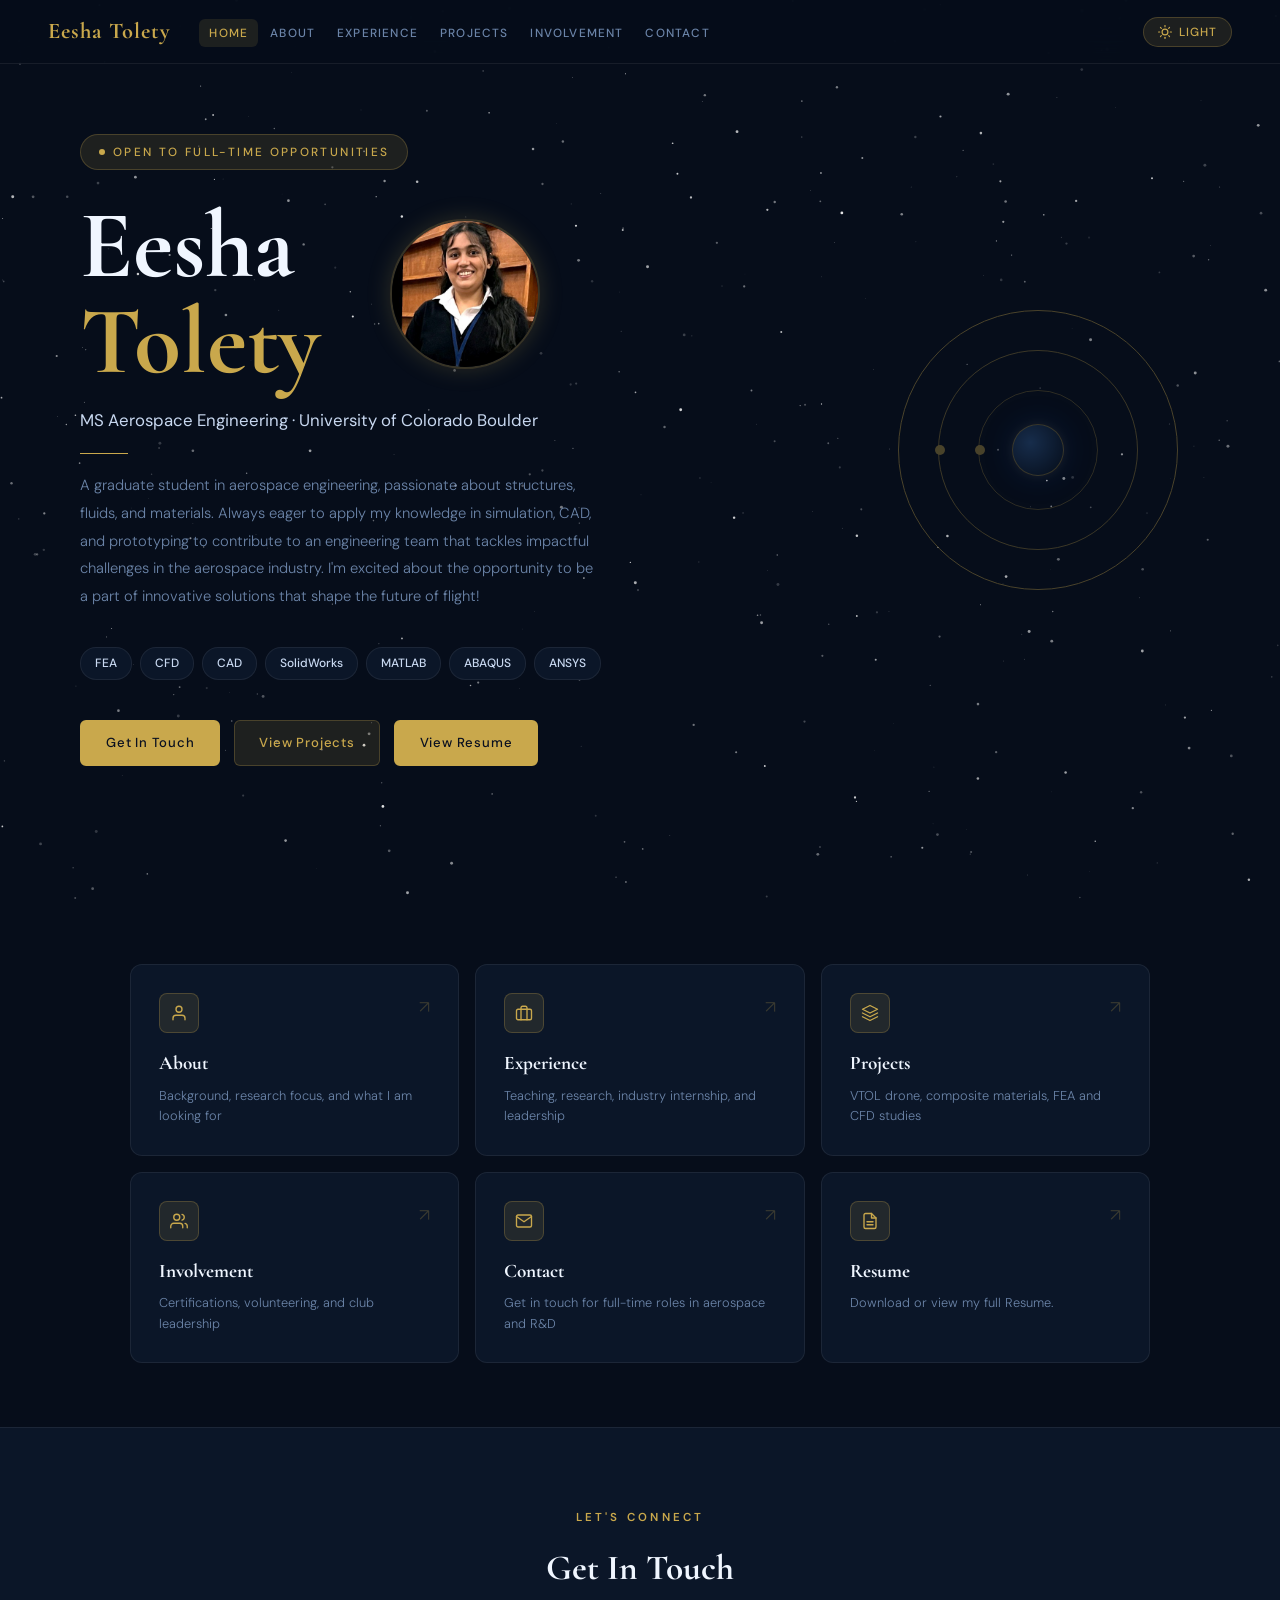
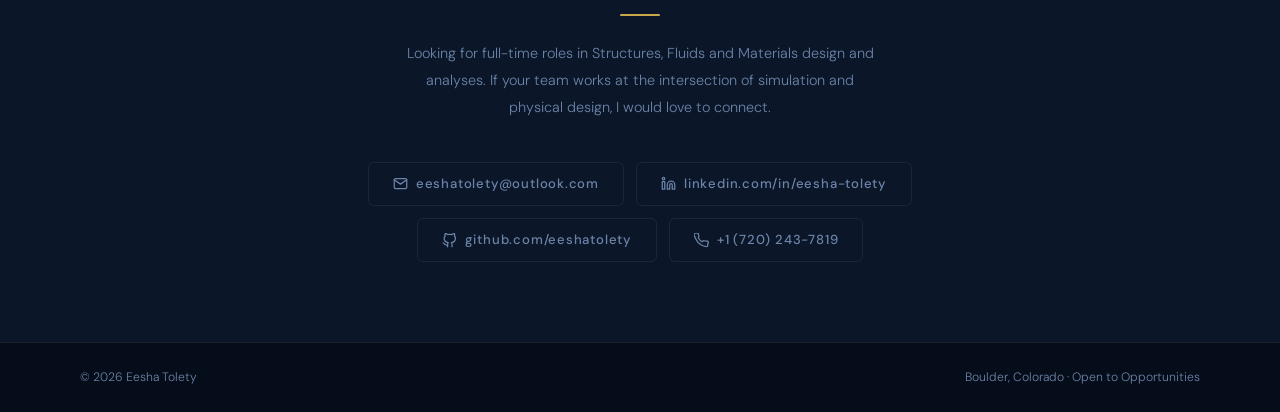
<file: index.html>
<!doctype html>
<html lang="en" data-theme="dark">
  <head>
    <meta charset="UTF-8" />
    <meta name="viewport" content="width=device-width, initial-scale=1.0" />
    <title>Eesha Tolety | Aerospace Engineer</title>
    <link
      href="https://fonts.googleapis.com/css2?family=Cormorant+Garamond:wght@400;600;700&family=DM+Sans:wght@300;400;500;600&display=swap"
      rel="stylesheet"
    />
    <link rel="stylesheet" href="assets/css/style.css" />
    <style>
      #hero {
        min-height: 100vh;
        display: flex;
        align-items: center;
        padding: 0 80px;
        position: relative;
        z-index: 1;
      }
      .hero-content {
        max-width: 720px;
      }

      .hero-tag {
        display: inline-flex;
        align-items: center;
        gap: 8px;
        font-size: 0.74rem;
        font-weight: 500;
        letter-spacing: 0.2em;
        text-transform: uppercase;
        color: var(--gold);
        border: 1px solid var(--border-gold);
        padding: 7px 18px;
        border-radius: 20px;
        margin-bottom: 28px;
        background: var(--gold-dim);
        animation: fadeUp 0.8s ease both;
      }
      .hero-dot {
        width: 6px;
        height: 6px;
        border-radius: 50%;
        background: var(--gold);
        animation: pulse 2s infinite;
      }

      .hero-name-row {
        display: flex;
        align-items: center;
        gap: 70px;
        margin-bottom: 16px;
      }
      .hero-avatar {
        width: 150px;
        height: 150px;
        min-width: 150px;
        border-radius: 50%;
        border: 2px solid var(--border-gold);
        object-fit: cover;
        object-position: center top;
        box-shadow: 0 0 24px rgba(201, 168, 76, 0.2);
        animation: fadeUp 0.8s 0.1s ease both;
      }
      .hero-name {
        font-family: "Cormorant Garamond", serif;
        font-size: clamp(3.5rem, 8vw, 6rem);
        font-weight: 700;
        line-height: 1;
        color: var(--text-bright);
        animation: fadeUp 0.8s 0.1s ease both;
      }
      .hero-name span {
        color: var(--gold);
      }

      .hero-title {
        font-size: 1.05rem;
        color: var(--text);
        font-weight: 400;
        margin-bottom: 18px;
        animation: fadeUp 0.8s 0.2s ease both;
      }
      .hero-div {
        width: 48px;
        height: 1px;
        background: var(--gold);
        margin-bottom: 18px;
        animation: fadeUp 0.8s 0.25s ease both;
      }
      .hero-desc {
        font-size: 0.92rem;
        color: var(--text-muted);
        max-width: 520px;
        line-height: 1.9;
        margin-bottom: 36px;
        animation: fadeUp 0.8s 0.3s ease both;
      }
      .hero-chips {
        display: flex;
        flex-wrap: wrap;
        gap: 8px;
        margin-bottom: 40px;
        animation: fadeUp 0.8s 0.35s ease both;
      }
      .hero-chip {
        font-size: 0.75rem;
        font-weight: 500;
        color: var(--text);
        border: 1px solid var(--border);
        background: var(--bg2);
        padding: 5px 14px;
        border-radius: 16px;
        transition: all 0.2s;
      }
      .hero-chip:hover {
        border-color: var(--border-gold);
        color: var(--gold);
      }

      .hero-btns {
        display: flex;
        gap: 14px;
        flex-wrap: wrap;
        animation: fadeUp 0.8s 0.4s ease both;
      }

      /* ── NAV CARDS ── */
      .nav-cards {
        display: grid;
        grid-template-columns: repeat(3, 1fr);
        gap: 16px;
        padding: 64px 80px;
        position: relative;
        z-index: 1;
        max-width: 1180px;
        margin: 0 auto;
      }
      .nav-card {
        background: var(--bg2);
        border: 1px solid var(--border);
        border-radius: 12px;
        padding: 28px;
        text-decoration: none;
        transition: all 0.25s;
        display: block;
        position: relative;
        overflow: hidden;
      }
      .nav-card::before {
        content: "";
        position: absolute;
        top: 0;
        left: 0;
        right: 0;
        height: 2px;
        background: linear-gradient(to right, var(--gold), transparent);
        transform: scaleX(0);
        transform-origin: left;
        transition: transform 0.3s;
      }
      .nav-card:hover {
        border-color: var(--border-gold);
        transform: translateY(-3px);
      }
      .nav-card:hover::before {
        transform: scaleX(1);
      }
      .nav-card-icon {
        width: 40px;
        height: 40px;
        background: var(--gold-dim);
        border: 1px solid var(--border-gold);
        border-radius: 8px;
        display: flex;
        align-items: center;
        justify-content: center;
        margin-bottom: 14px;
      }
      .nav-card-icon svg {
        width: 18px;
        height: 18px;
        stroke: var(--gold);
        fill: none;
        stroke-width: 1.8;
        stroke-linecap: round;
        stroke-linejoin: round;
      }
      .nav-card-title {
        font-family: "Cormorant Garamond", serif;
        font-size: 1.2rem;
        font-weight: 700;
        color: var(--text-bright);
        margin-bottom: 6px;
      }
      .nav-card-desc {
        font-size: 0.8rem;
        color: var(--text-muted);
        line-height: 1.6;
      }
      .nav-card-arrow {
        position: absolute;
        top: 28px;
        right: 28px;
        color: var(--border-gold);
        font-size: 1.1rem;
        transition:
          transform 0.2s,
          color 0.2s;
      }
      .nav-card:hover .nav-card-arrow {
        transform: translate(3px, -3px);
        color: var(--gold);
      }

      /* ── CONTACT SECTION ── */
      .contact-section {
        background: var(--bg2);
        padding: 80px;
        position: relative;
        z-index: 1;
        border-top: 1px solid var(--border);
        transition: background var(--tr);
      }
      .contact-inner {
        max-width: 700px;
        margin: 0 auto;
        text-align: center;
      }
      .contact-label {
        font-size: 0.72rem;
        letter-spacing: 0.28em;
        text-transform: uppercase;
        color: var(--gold);
        font-weight: 600;
        margin-bottom: 10px;
      }
      .contact-title {
        font-family: "Cormorant Garamond", serif;
        font-size: 2.2rem;
        font-weight: 700;
        color: var(--text-bright);
        margin-bottom: 16px;
      }
      .contact-line {
        width: 40px;
        height: 2px;
        background: var(--gold);
        margin: 0 auto 24px;
        border-radius: 1px;
      }
      .contact-desc {
        font-size: 0.9rem;
        color: var(--text-muted);
        line-height: 1.9;
        margin-bottom: 40px;
        max-width: 480px;
        margin-left: auto;
        margin-right: auto;
      }
      .contact-btns {
        display: flex;
        flex-wrap: wrap;
        gap: 12px;
        justify-content: center;
        max-width: 580px;
        margin: 0 auto;
      }

      @media (max-width: 960px) {
        #hero {
          padding: 0 24px;
        }
        .nav-cards {
          grid-template-columns: 1fr 1fr;
          padding: 40px 24px;
        }
        .contact-section {
          padding: 60px 24px;
        }
      }
      @media (max-width: 640px) {
        .nav-cards {
          grid-template-columns: 1fr;
        }
        .hero-btns {
          flex-direction: column;
        }
        .contact-btns {
          flex-direction: column;
          align-items: stretch;
        }
      }
    </style>
  </head>
  <body>
    <canvas id="stars-canvas"></canvas>

    <nav>
      <a class="nav-logo" href="index.html">Eesha Tolety</a>
      <ul class="nav-links">
        <li><a href="index.html">Home</a></li>
        <li><a href="about.html">About</a></li>
        <li><a href="experience.html">Experience</a></li>
        <li><a href="projects.html">Projects</a></li>
        <li><a href="involvement.html">Involvement</a></li>
        <li><a href="contact.html">Contact</a></li>
      </ul>
      <button class="theme-btn" onclick="toggleTheme()">
        <svg id="t-svg" viewBox="0 0 24 24">
          <circle cx="12" cy="12" r="5" />
          <line x1="12" y1="1" x2="12" y2="3" />
          <line x1="12" y1="21" x2="12" y2="23" />
          <line x1="4.22" y1="4.22" x2="5.64" y2="5.64" />
          <line x1="18.36" y1="18.36" x2="19.78" y2="19.78" />
          <line x1="1" y1="12" x2="3" y2="12" />
          <line x1="21" y1="12" x2="23" y2="12" />
          <line x1="4.22" y1="19.78" x2="5.64" y2="18.36" />
          <line x1="18.36" y1="5.64" x2="19.78" y2="4.22" />
        </svg>
        <span id="t-label">Light</span>
      </button>
    </nav>

    <!-- ── HERO ── -->
    <section id="hero">
      <div class="hero-content">
        <div class="hero-tag">
          <div class="hero-dot"></div>
          Open to Full-Time Opportunities
        </div>
        <div class="hero-name-row">
          <h1 class="hero-name" style="margin-bottom: 0">
            Eesha<br /><span>Tolety</span>
          </h1>
          <img
            src="assets/img/Profile_pic.png"
            alt="Eesha Tolety"
            class="hero-avatar"
          />
        </div>
        <p class="hero-title">
          MS Aerospace Engineering · University of Colorado Boulder
        </p>
        <div class="hero-div"></div>
        <p class="hero-desc">
          A graduate student in aerospace engineering, passionate about
          structures, fluids, and materials. Always eager to apply my knowledge
          in simulation, CAD, and prototyping to contribute to an engineering
          team that tackles impactful challenges in the aerospace industry. I'm
          excited about the opportunity to be a part of innovative solutions
          that shape the future of flight!
        </p>
        <div class="hero-chips">
          <span class="hero-chip">FEA</span>
          <span class="hero-chip">CFD</span>
          <span class="hero-chip">CAD</span>
          <span class="hero-chip">SolidWorks</span>
          <span class="hero-chip">MATLAB</span>
          <span class="hero-chip">ABAQUS</span>
          <span class="hero-chip">ANSYS</span>
        </div>
        <div class="hero-btns">
          <a href="contact.html" class="btn btn-gold">Get In Touch</a>
          <a href="projects.html" class="btn btn-outline">View Projects</a>
          <a
            href="assets/pdf/Eesha_Resume.pdf"
            target="_blank"
            class="btn btn-gold"
            >View Resume</a
          >
        </div>
      </div>

      <!-- ORBIT -->
      <div class="hero-orbit">
        <div class="orbit-ring"></div>
        <div class="orbit-ring"><div class="orbit-dot"></div></div>
        <div class="orbit-ring"><div class="orbit-dot"></div></div>
        <div class="orbit-planet"></div>
      </div>
    </section>
    <div class="nav-cards">
      <a href="about.html" class="nav-card">
        <div class="nav-card-icon">
          <svg viewBox="0 0 24 24">
            <path d="M20 21v-2a4 4 0 00-4-4H8a4 4 0 00-4 4v2" />
            <circle cx="12" cy="7" r="4" />
          </svg>
        </div>
        <div class="nav-card-title">About</div>
        <div class="nav-card-desc">
          Background, research focus, and what I am looking for
        </div>
        <div class="nav-card-arrow">↗</div>
      </a>

      <a href="experience.html" class="nav-card">
        <div class="nav-card-icon">
          <svg viewBox="0 0 24 24">
            <rect x="2" y="7" width="20" height="14" rx="2" ry="2" />
            <path d="M16 21V5a2 2 0 00-2-2h-4a2 2 0 00-2 2v16" />
          </svg>
        </div>
        <div class="nav-card-title">Experience</div>
        <div class="nav-card-desc">
          Teaching, research, industry internship, and leadership
        </div>
        <div class="nav-card-arrow">↗</div>
      </a>

      <a href="projects.html" class="nav-card">
        <div class="nav-card-icon">
          <svg viewBox="0 0 24 24">
            <polygon points="12 2 2 7 12 12 22 7 12 2" />
            <polyline points="2 17 12 22 22 17" />
            <polyline points="2 12 12 17 22 12" />
          </svg>
        </div>
        <div class="nav-card-title">Projects</div>
        <div class="nav-card-desc">
          VTOL drone, composite materials, FEA and CFD studies
        </div>
        <div class="nav-card-arrow">↗</div>
      </a>

      <a href="involvement.html" class="nav-card">
        <div class="nav-card-icon">
          <svg viewBox="0 0 24 24">
            <path d="M17 21v-2a4 4 0 00-4-4H5a4 4 0 00-4 4v2" />
            <circle cx="9" cy="7" r="4" />
            <path d="M23 21v-2a4 4 0 00-3-3.87" />
            <path d="M16 3.13a4 4 0 010 7.75" />
          </svg>
        </div>
        <div class="nav-card-title">Involvement</div>
        <div class="nav-card-desc">
          Certifications, volunteering, and club leadership
        </div>
        <div class="nav-card-arrow">↗</div>
      </a>

      <a href="contact.html" class="nav-card">
        <div class="nav-card-icon">
          <svg viewBox="0 0 24 24">
            <path
              d="M4 4h16c1.1 0 2 .9 2 2v12c0 1.1-.9 2-2 2H4
        c-1.1 0-2-.9-2-2V6c0-1.1.9-2 2-2z"
            />
            <polyline points="22,6 12,13 2,6" />
          </svg>
        </div>
        <div class="nav-card-title">Contact</div>
        <div class="nav-card-desc">
          Get in touch for full-time roles in aerospace and R&D
        </div>
        <div class="nav-card-arrow">↗</div>
      </a>

      <a href="assets/pdf/Eesha_Resume.pdf" target="_blank" class="nav-card">
        <div class="nav-card-icon">
          <svg viewBox="0 0 24 24">
            <path
              d="M14 2H6a2 2 0 00-2 2v16a2 2 0 002 2h12a2
        2 0 002-2V8z"
            />
            <polyline points="14 2 14 8 20 8" />
            <line x1="16" y1="13" x2="8" y2="13" />
            <line x1="16" y1="17" x2="8" y2="17" />
          </svg>
        </div>
        <div class="nav-card-title">Resume</div>
        <div class="nav-card-desc">Download or view my full Resume.</div>
        <div class="nav-card-arrow">↗</div>
      </a>
    </div>

    <!-- ── CONTACT SECTION ── -->
    <div class="contact-section">
      <div class="contact-inner">
        <div class="contact-label">Let's Connect</div>
        <div class="contact-title">Get In Touch</div>
        <div class="contact-line"></div>
        <p class="contact-desc">
          Looking for full-time roles in Structures, Fluids and Materials design
          and analyses. If your team works at the intersection of simulation and
          physical design, I would love to connect.
        </p>
        <div class="contact-btns">
          <a href="mailto:eeshatolety@outlook.com" class="btn btn-ghost">
            <svg
              viewBox="0 0 24 24"
              style="
                width: 15px;
                height: 15px;
                stroke: currentColor;
                fill: none;
                stroke-width: 2;
                stroke-linecap: round;
                stroke-linejoin: round;
              "
            >
              <path
                d="M4 4h16c1.1 0 2 .9 2 2v12c0 1.1-.9 2-2
          2H4c-1.1 0-2-.9-2-2V6c0-1.1.9-2 2-2z"
              />
              <polyline points="22,6 12,13 2,6" />
            </svg>
            eeshatolety@outlook.com
          </a>

          <a
            href="https://www.linkedin.com/in/eesha-tolety"
            target="_blank"
            class="btn btn-ghost"
          >
            <svg
              viewBox="0 0 24 24"
              style="
                width: 15px;
                height: 15px;
                stroke: currentColor;
                fill: none;
                stroke-width: 2;
                stroke-linecap: round;
                stroke-linejoin: round;
              "
            >
              <path
                d="M16 8a6 6 0 016 6v7h-4v-7a2 2 0 00-2-2
          2 2 0 00-2 2v7h-4v-7a6 6 0 016-6z"
              />
              <rect x="2" y="9" width="4" height="12" />
              <circle cx="4" cy="4" r="2" />
            </svg>
            linkedin.com/in/eesha-tolety
          </a>

          <a
            href="https://github.com/eeshatolety"
            target="_blank"
            class="btn btn-ghost"
          >
            <svg
              viewBox="0 0 24 24"
              style="
                width: 15px;
                height: 15px;
                stroke: currentColor;
                fill: none;
                stroke-width: 2;
                stroke-linecap: round;
                stroke-linejoin: round;
              "
            >
              <path
                d="M9 19c-5 1.5-5-2.5-7-3m14 6v-3.87a3.37
          3.37 0 00-.94-2.61c3.14-.35 6.44-1.54 6.44-7A5.44
          5.44 0 0020 4.77 5.07 5.07 0 0019.91 1S18.73.65
          16 2.48a13.38 13.38 0 00-7 0C6.27.65 5.09 1 5.09
          1A5.07 5.07 0 005 4.77a5.44 5.44 0 00-1.5 3.78
          c0 5.42 3.3 6.61 6.44 7A3.37 3.37 0 009 18.13V22"
              />
            </svg>
            github.com/eeshatolety
          </a>

          <a href="tel:+17202437819" class="btn btn-ghost">
            <svg
              viewBox="0 0 24 24"
              style="
                width: 15px;
                height: 15px;
                stroke: currentColor;
                fill: none;
                stroke-width: 2;
                stroke-linecap: round;
                stroke-linejoin: round;
              "
            >
              <path
                d="M22 16.92v3a2 2 0 01-2.18 2 19.79 19.79
          0 01-8.63-3.07A19.5 19.5 0 013.07 9.81 19.79
          19.79 0 01.01 1.18 2 2 0 012 0h3a2 2 0 012
          1.72c.127.96.361 1.903.7 2.81a2 2 0 01-.45
          2.11L6.91 7.91a16 16 0 006.18 6.18l1.27-1.27
          a2 2 0 012.11-.45c.907.339 1.85.573 2.81.7
          A2 2 0 0122 16.92z"
              />
            </svg>
            +1 (720) 243-7819
          </a>
        </div>
      </div>
    </div>

    <footer>
      <p>© 2026 Eesha Tolety</p>
      <p>Boulder, Colorado · Open to Opportunities</p>
    </footer>
    <script src="assets/js/main.js"></script>
  </body>
</html>
</file>
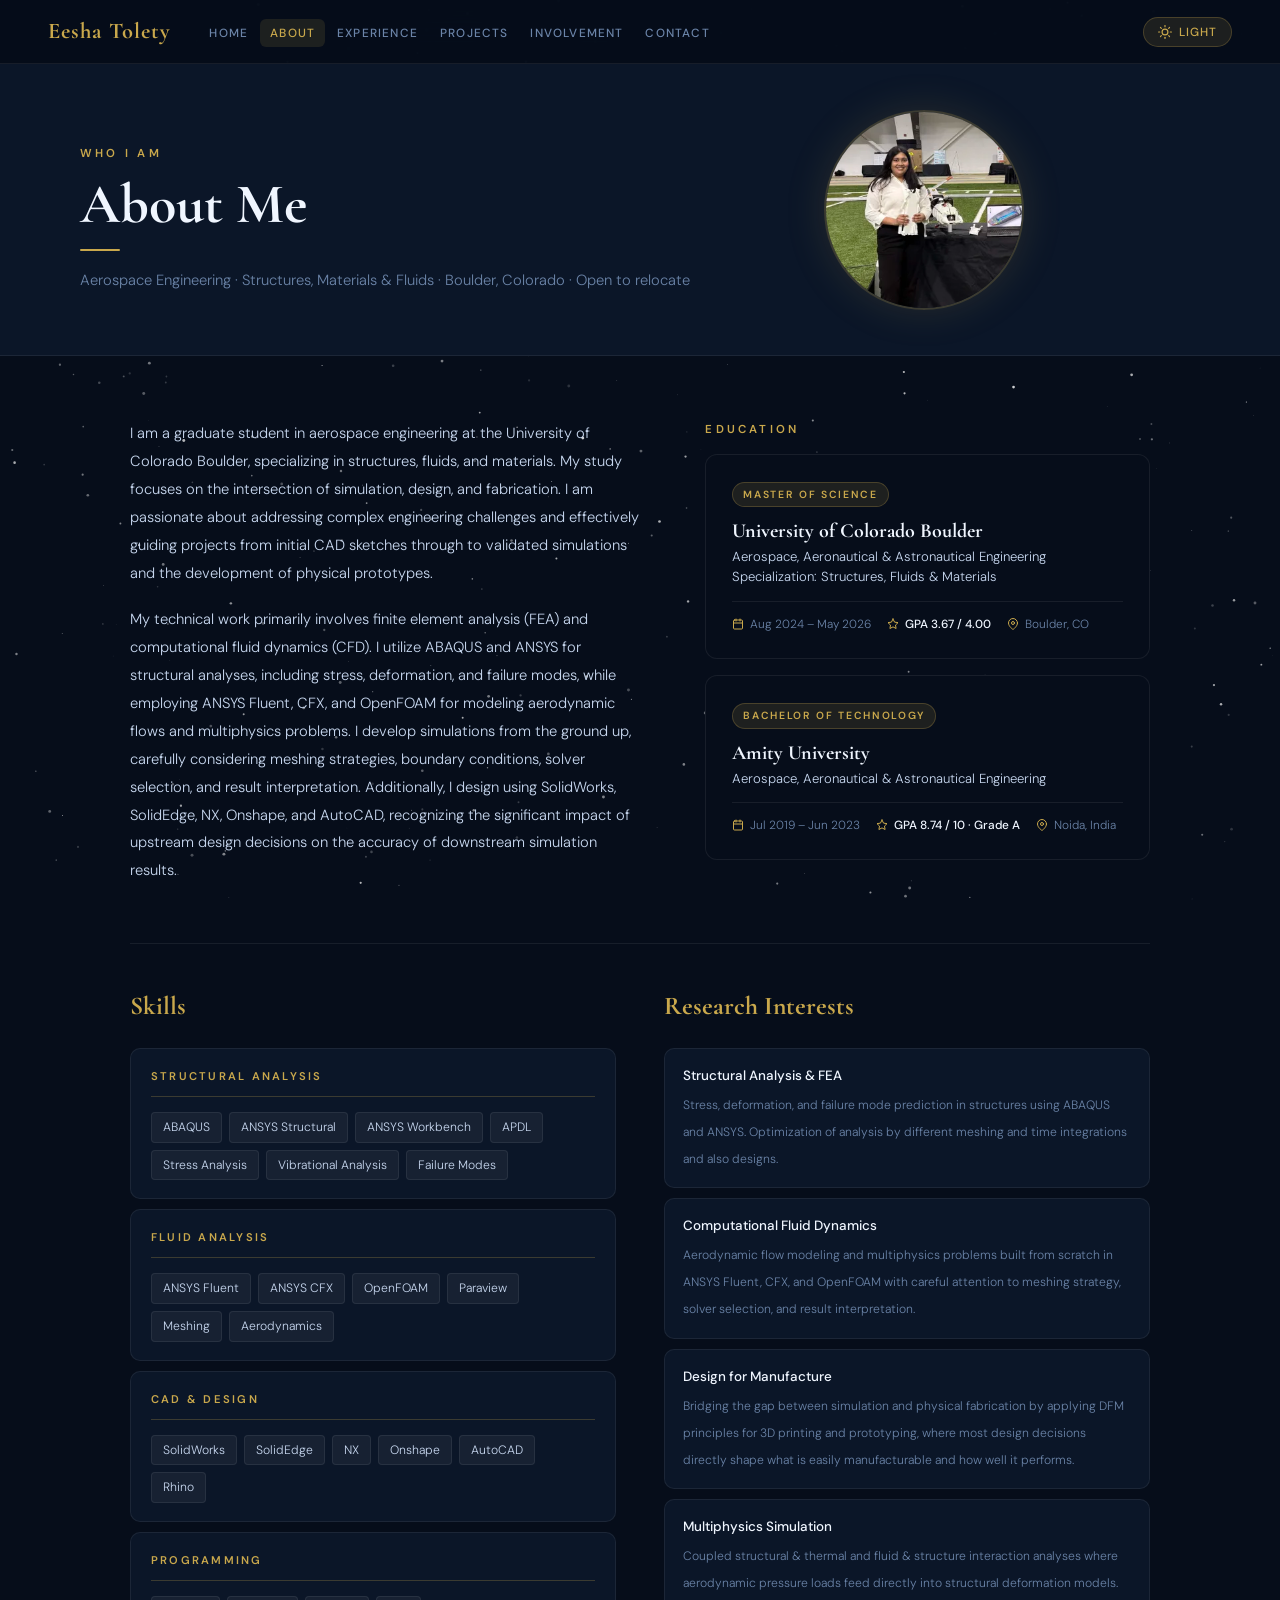
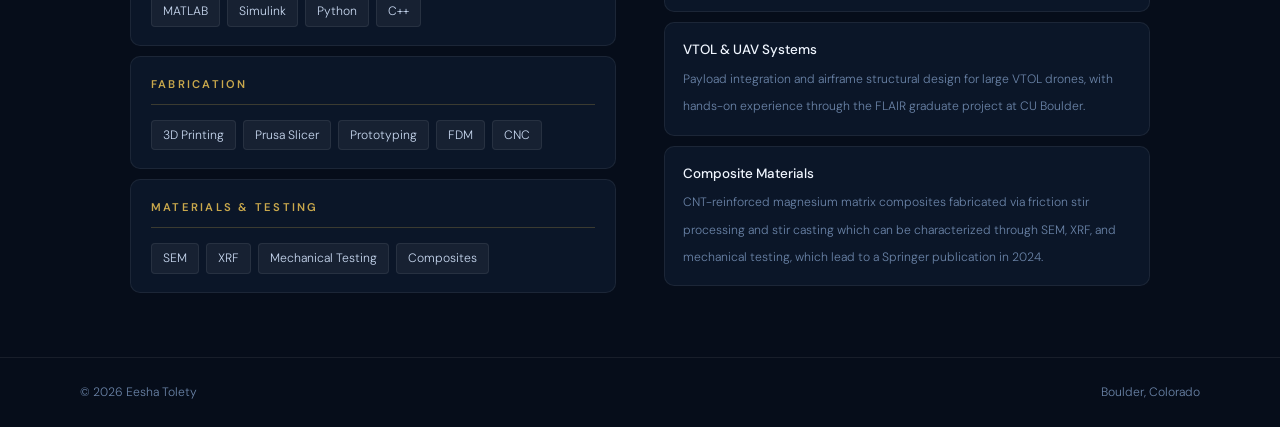
<file: about.html>
<!doctype html>
<html lang="en" data-theme="dark">
  <head>
    <meta charset="UTF-8" />
    <meta name="viewport" content="width=device-width, initial-scale=1.0" />
    <title>About | Eesha Tolety</title>
    <link
      href="https://fonts.googleapis.com/css2?family=Cormorant+Garamond:wght@400;600;700&family=DM+Sans:wght@300;400;500;600&display=swap"
      rel="stylesheet"
    />
    <link rel="stylesheet" href="assets/css/style.css" />
    <style>
      /* ── LAYOUT ── */
      .about-grid {
        display: grid;
        grid-template-columns: 1.15fr 1fr;
        gap: 64px;
        align-items: start;
      }

      /* ── LEFT: BIO ── */
      .about-text p {
        color: var(--text);
        font-size: 0.92rem;
        line-height: 1.9;
        margin-bottom: 18px;
      }
      .about-text strong {
        color: var(--text-bright);
        font-weight: 500;
      }

      .stats {
        display: grid;
        grid-template-columns: 1fr 1fr;
        gap: 10px;
        margin-top: 32px;
      }
      .stat {
        background: var(--bg);
        border: 1px solid var(--border);
        border-radius: 10px;
        padding: 16px 18px;
        transition: all 0.2s;
      }
      .stat:hover {
        border-color: var(--border-gold);
      }
      .stat-n {
        font-family: "Cormorant Garamond", serif;
        font-size: 1.9rem;
        font-weight: 700;
        color: var(--gold);
        line-height: 1;
        margin-bottom: 4px;
      }
      .stat-l {
        font-size: 0.7rem;
        color: var(--text-muted);
        letter-spacing: 0.06em;
        text-transform: uppercase;
      }

      /* ── RIGHT: EDUCATION CARDS ── */
      .edu-stack {
        display: flex;
        flex-direction: column;
        gap: 16px;
      }

      .edu-card {
        background: var(--bg);
        border: 1px solid var(--border);
        border-radius: 12px;
        padding: 24px 26px;
        position: relative;
        overflow: hidden;
        transition: all 0.25s;
      }
      .edu-card::before {
        content: "";
        position: absolute;
        left: 0;
        top: 0;
        bottom: 0;
        width: 3px;
        background: var(--gold);
        border-radius: 3px 0 0 3px;
        opacity: 0;
        transition: opacity 0.25s;
      }
      .edu-card:hover {
        border-color: var(--border-gold);
        transform: translateX(4px);
      }
      .edu-card:hover::before {
        opacity: 1;
      }

      .edu-badge {
        display: inline-block;
        font-size: 0.65rem;
        font-weight: 600;
        letter-spacing: 0.16em;
        text-transform: uppercase;
        color: var(--gold);
        background: var(--gold-dim);
        border: 1px solid var(--border-gold);
        padding: 3px 10px;
        border-radius: 20px;
        margin-bottom: 12px;
      }
      .edu-school {
        font-family: "Cormorant Garamond", serif;
        font-size: 1.25rem;
        font-weight: 700;
        color: var(--text-bright);
        margin-bottom: 4px;
        line-height: 1.2;
      }
      .edu-field {
        font-size: 0.82rem;
        color: var(--text);
        margin-bottom: 14px;
        line-height: 1.5;
      }
      .edu-meta {
        display: flex;
        flex-wrap: wrap;
        gap: 16px;
        padding-top: 12px;
        border-top: 1px solid var(--border);
      }
      .edu-meta-item {
        display: flex;
        align-items: center;
        gap: 6px;
        font-size: 0.74rem;
        color: var(--text-muted);
      }
      .edu-meta-item svg {
        width: 12px;
        height: 12px;
        stroke: var(--gold);
        fill: none;
        stroke-width: 2;
        stroke-linecap: round;
        stroke-linejoin: round;
      }
      .edu-meta-item strong {
        color: var(--text-bright);
        font-weight: 500;
      }

      /* ── BOTTOM: SKILLS + RESEARCH SIDE BY SIDE ── */
      .skills-research-grid {
        display: grid;
        grid-template-columns: 1fr 1fr;
        gap: 48px;
        align-items: start;
      }

      .sub-section-title {
        font-family: "Cormorant Garamond", serif;
        font-size: 1.6rem;
        font-weight: 700;
        color: var(--gold);
        margin-bottom: 20px;
      }

      /* Skills */
      .skills-stack {
        display: flex;
        flex-direction: column;
        gap: 10px;
      }
      .skill-group {
        background: var(--bg2);
        border: 1px solid var(--border);
        border-radius: 10px;
        padding: 18px 20px;
        transition: all 0.25s;
      }
      .skill-group:hover {
        border-color: var(--border-gold);
      }
      .skill-group-title {
        font-size: 0.7rem;
        font-weight: 600;
        letter-spacing: 0.2em;
        text-transform: uppercase;
        color: var(--gold);
        margin-bottom: 15px;
        padding-bottom: 10px;
        border-bottom: 1px solid var(--border-gold);
      }

      /* Research interests */
      .research-stack {
        display: flex;
        flex-direction: column;
        gap: 10px;
      }
      .research-item {
        background: var(--bg2);
        border: 1px solid var(--border);
        border-radius: 10px;
        padding: 16px 18px;
        transition: all 0.2s;
      }
      .research-item:hover {
        border-color: var(--border-gold);
      }
      .research-item strong {
        display: block;
        color: var(--text-bright);
        font-size: 0.84rem;
        font-weight: 500;
        margin-bottom: 2px;
      }
      .research-item span {
        font-size: 0.76rem;
        color: var(--text-muted);
        line-height: 1;
      }

      @media (max-width: 1000px) {
        .about-grid {
          grid-template-columns: 1fr;
          gap: 40px;
        }
        .skills-research-grid {
          grid-template-columns: 1fr;
          gap: 40px;
        }
        .stats {
          grid-template-columns: 1fr 1fr;
        }
      }
      @media (max-width: 500px) {
        .stats {
          grid-template-columns: 1fr 1fr;
        }
      }
    </style>
  </head>
  <body>
    <canvas id="stars-canvas"></canvas>

    <nav>
      <a class="nav-logo" href="index.html">Eesha Tolety</a>
      <ul class="nav-links">
        <li><a href="index.html">Home</a></li>
        <li><a href="about.html">About</a></li>
        <li><a href="experience.html">Experience</a></li>
        <li><a href="projects.html">Projects</a></li>
        <li><a href="involvement.html">Involvement</a></li>
        <li><a href="contact.html">Contact</a></li>
      </ul>
      <button class="theme-btn" onclick="toggleTheme()">
        <svg id="t-svg" viewBox="0 0 24 24">
          <circle cx="12" cy="12" r="5" />
          <line x1="12" y1="1" x2="12" y2="3" />
          <line x1="12" y1="21" x2="12" y2="23" />
          <line x1="4.22" y1="4.22" x2="5.64" y2="5.64" />
          <line x1="18.36" y1="18.36" x2="19.78" y2="19.78" />
          <line x1="1" y1="12" x2="3" y2="12" />
          <line x1="21" y1="12" x2="23" y2="12" />
          <line x1="4.22" y1="19.78" x2="5.64" y2="18.36" />
          <line x1="18.36" y1="5.64" x2="19.78" y2="4.22" />
        </svg>
        <span id="t-label">Light</span>
      </button>
    </nav>

    <div class="page-wrap">
      <!-- PAGE HERO -->
      <div class="page-hero" style="position: relative; overflow: hidden">
        <img
          src="assets/img/eesha_pic.png"
          alt="Eesha Tolety"
          style="
            position: absolute;
            right: 20%;
            top: 50%;
            transform: translateY(-50%);
            width: 200px;
            height: 200px;
            border-radius: 50%;
            object-fit: cover;
            object-position: center top;
            border: 2px solid var(--border-gold);
            box-shadow: 0 0 40px rgba(201, 168, 76, 0.15);
          "
        />
        <div class="section-label">Who I Am</div>
        <h1>About Me</h1>
        <p>
          Aerospace Engineering · Structures, Materials & Fluids · Boulder,
          Colorado · Open to relocate
        </p>
      </div>

      <div class="page-content">
        <!-- BIO + EDUCATION GRID -->
        <div class="about-grid">
          <!-- LEFT: BIO -->
          <div class="about-text">
            <p>
              I am a graduate student in aerospace engineering at the University
              of Colorado Boulder, specializing in structures, fluids, and
              materials. My study focuses on the intersection of simulation,
              design, and fabrication. I am passionate about addressing complex
              engineering challenges and effectively guiding projects from
              initial CAD sketches through to validated simulations and the
              development of physical prototypes.
            </p>
            <p>
              My technical work primarily involves finite element analysis (FEA)
              and computational fluid dynamics (CFD). I utilize ABAQUS and ANSYS
              for structural analyses, including stress, deformation, and
              failure modes, while employing ANSYS Fluent, CFX, and OpenFOAM for
              modeling aerodynamic flows and multiphysics problems. I develop
              simulations from the ground up, carefully considering meshing
              strategies, boundary conditions, solver selection, and result
              interpretation. Additionally, I design using SolidWorks,
              SolidEdge, NX, Onshape, and AutoCAD, recognizing the significant
              impact of upstream design decisions on the accuracy of downstream
              simulation results.
            </p>
          </div>

          <!-- RIGHT: EDUCATION -->
          <div>
            <div class="section-label" style="margin-bottom: 14px">
              Education
            </div>
            <div class="edu-stack">
              <div class="edu-card">
                <div class="edu-badge">Master of Science</div>
                <div class="edu-school">University of Colorado Boulder</div>
                <div class="edu-field">
                  Aerospace, Aeronautical & Astronautical Engineering<br />Specialization:
                  Structures, Fluids & Materials
                </div>
                <div class="edu-meta">
                  <div class="edu-meta-item">
                    <svg viewBox="0 0 24 24">
                      <rect x="3" y="4" width="18" height="18" rx="2" />
                      <line x1="16" y1="2" x2="16" y2="6" />
                      <line x1="8" y1="2" x2="8" y2="6" />
                      <line x1="3" y1="10" x2="21" y2="10" />
                    </svg>
                    Aug 2024 – May 2026
                  </div>
                  <div class="edu-meta-item">
                    <svg viewBox="0 0 24 24">
                      <polygon
                        points="12 2 15.09 8.26 22 9.27 17 14.14 18.18 21.02 12 17.77 5.82 21.02 7 14.14 2 9.27 8.91 8.26 12 2"
                      />
                    </svg>
                    <strong>GPA 3.67 / 4.00</strong>
                  </div>
                  <div class="edu-meta-item">
                    <svg viewBox="0 0 24 24">
                      <path d="M21 10c0 7-9 13-9 13s-9-6-9-13a9 9 0 0118 0z" />
                      <circle cx="12" cy="10" r="3" />
                    </svg>
                    Boulder, CO
                  </div>
                </div>
              </div>

              <div class="edu-card">
                <div class="edu-badge">Bachelor of Technology</div>
                <div class="edu-school">Amity University</div>
                <div class="edu-field">
                  Aerospace, Aeronautical & Astronautical Engineering
                </div>
                <div class="edu-meta">
                  <div class="edu-meta-item">
                    <svg viewBox="0 0 24 24">
                      <rect x="3" y="4" width="18" height="18" rx="2" />
                      <line x1="16" y1="2" x2="16" y2="6" />
                      <line x1="8" y1="2" x2="8" y2="6" />
                      <line x1="3" y1="10" x2="21" y2="10" />
                    </svg>
                    Jul 2019 – Jun 2023
                  </div>
                  <div class="edu-meta-item">
                    <svg viewBox="0 0 24 24">
                      <polygon
                        points="12 2 15.09 8.26 22 9.27 17 14.14 18.18 21.02 12 17.77 5.82 21.02 7 14.14 2 9.27 8.91 8.26 12 2"
                      />
                    </svg>
                    <strong>GPA 8.74 / 10 · Grade A</strong>
                  </div>
                  <div class="edu-meta-item">
                    <svg viewBox="0 0 24 24">
                      <path d="M21 10c0 7-9 13-9 13s-9-6-9-13a9 9 0 0118 0z" />
                      <circle cx="12" cy="10" r="3" />
                    </svg>
                    Noida, India
                  </div>
                </div>
              </div>
            </div>
          </div>
        </div>

        <div class="divider"></div>

        <!-- SKILLS + RESEARCH INTERESTS SIDE BY SIDE -->
        <div class="skills-research-grid">
          <!-- LEFT: SKILLS -->
          <div>
            <div class="sub-section-title">Skills</div>
            <div class="skills-stack">
              <div class="skill-group">
                <div class="skill-group-title">Structural Analysis</div>
                <div class="tags">
                  <span class="tag">ABAQUS</span
                  ><span class="tag">ANSYS Structural</span
                  ><span class="tag">ANSYS Workbench</span
                  ><span class="tag">APDL</span
                  ><span class="tag">Stress Analysis</span
                  ><span class="tag">Vibrational Analysis</span
                  ><span class="tag">Failure Modes</span>
                </div>
              </div>
              <div class="skill-group">
                <div class="skill-group-title">Fluid Analysis</div>
                <div class="tags">
                  <span class="tag">ANSYS Fluent</span
                  ><span class="tag">ANSYS CFX</span
                  ><span class="tag">OpenFOAM</span
                  ><span class="tag">Paraview</span
                  ><span class="tag">Meshing</span
                  ><span class="tag">Aerodynamics</span>
                </div>
              </div>
              <div class="skill-group">
                <div class="skill-group-title">CAD & Design</div>
                <div class="tags">
                  <span class="tag">SolidWorks</span
                  ><span class="tag">SolidEdge</span><span class="tag">NX</span
                  ><span class="tag">Onshape</span
                  ><span class="tag">AutoCAD</span
                  ><span class="tag">Rhino</span>
                </div>
              </div>
              <div class="skill-group">
                <div class="skill-group-title">Programming</div>
                <div class="tags">
                  <span class="tag">MATLAB</span
                  ><span class="tag">Simulink</span
                  ><span class="tag">Python</span><span class="tag">C++</span>
                </div>
              </div>
              <div class="skill-group">
                <div class="skill-group-title">Fabrication</div>
                <div class="tags">
                  <span class="tag">3D Printing</span
                  ><span class="tag">Prusa Slicer</span
                  ><span class="tag">Prototyping</span
                  ><span class="tag">FDM</span>
                  <span class="tag">CNC </span>
                </div>
              </div>
              <div class="skill-group">
                <div class="skill-group-title">Materials & Testing</div>
                <div class="tags">
                  <span class="tag">SEM</span><span class="tag">XRF</span
                  ><span class="tag">Mechanical Testing</span
                  ><span class="tag">Composites</span>
                </div>
              </div>
            </div>
          </div>

          <!-- RIGHT: RESEARCH INTERESTS -->
          <div>
            <div class="sub-section-title">Research Interests</div>
            <div class="research-stack">
              <div class="research-item">
                <strong>Structural Analysis & FEA</strong>
                <span
                  >Stress, deformation, and failure mode prediction in
                  structures using ABAQUS and ANSYS. Optimization of analysis by
                  different meshing and time integrations and also
                  designs.</span
                >
              </div>
              <div class="research-item">
                <strong>Computational Fluid Dynamics</strong>
                <span
                  >Aerodynamic flow modeling and multiphysics problems built
                  from scratch in ANSYS Fluent, CFX, and OpenFOAM with careful
                  attention to meshing strategy, solver selection, and result
                  interpretation.</span
                >
              </div>
              <div class="research-item">
                <strong>Design for Manufacture</strong>
                <span
                  >Bridging the gap between simulation and physical fabrication
                  by applying DFM principles for 3D printing and prototyping,
                  where most design decisions directly shape what is easily
                  manufacturable and how well it performs.</span
                >
              </div>
              <div class="research-item">
                <strong>Multiphysics Simulation </strong>
                <span
                  >Coupled structural & thermal and fluid & structure
                  interaction analyses where aerodynamic pressure loads feed
                  directly into structural deformation models.</span
                >
              </div>

              <div class="research-item">
                <strong>VTOL & UAV Systems </strong>
                <span
                  >Payload integration and airframe structural design for large
                  VTOL drones, with hands-on experience through the FLAIR
                  graduate project at CU Boulder.</span
                >
              </div>
              <div class="research-item">
                <strong>Composite Materials</strong>
                <span
                  >CNT-reinforced magnesium matrix composites fabricated via
                  friction stir processing and stir casting which can be
                  characterized through SEM, XRF, and mechanical testing, which
                  lead to a Springer publication in 2024.</span
                >
              </div>
            </div>
          </div>
        </div>
      </div>
    </div>

    <footer>
      <p>© 2026 Eesha Tolety</p>
      <p>Boulder, Colorado</p>
    </footer>
    <script src="assets/js/main.js"></script>
  </body>
</html>
</file>
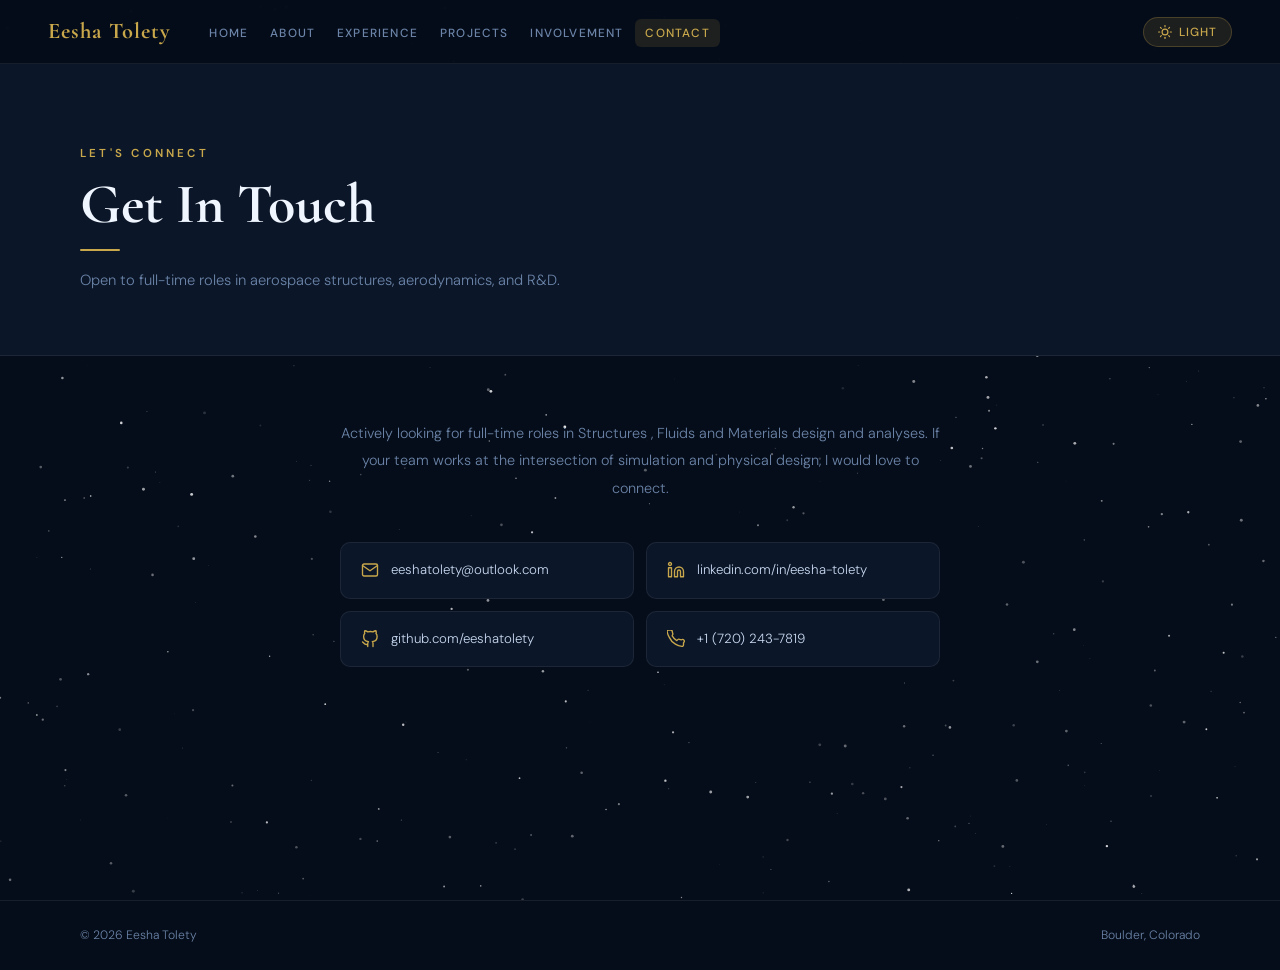
<file: contact.html>
<!doctype html>
<html lang="en" data-theme="dark">
  <head>
    <meta charset="UTF-8" />
    <meta name="viewport" content="width=device-width, initial-scale=1.0" />
    <title>Contact | Eesha Tolety</title>
    <link
      href="https://fonts.googleapis.com/css2?family=Cormorant+Garamond:wght@400;600;700&family=DM+Sans:wght@300;400;500;600&display=swap"
      rel="stylesheet"
    />
    <link rel="stylesheet" href="assets/css/style.css" />
    <style></style>
  </head>
  <body>
    <canvas id="stars-canvas"></canvas>
    <nav>
      <a class="nav-logo" href="index.html">Eesha Tolety</a>
      <ul class="nav-links">
        <li><a href="index.html">Home</a></li>
        <li><a href="about.html">About</a></li>
        <li><a href="experience.html">Experience</a></li>
        <li><a href="projects.html">Projects</a></li>
        <li><a href="involvement.html">Involvement</a></li>
        <li><a href="contact.html">Contact</a></li>
      </ul>
      <button class="theme-btn" onclick="toggleTheme()">
        <svg id="t-svg" viewBox="0 0 24 24">
          <circle cx="12" cy="12" r="5" />
          <line x1="12" y1="1" x2="12" y2="3" />
          <line x1="12" y1="21" x2="12" y2="23" />
          <line x1="4.22" y1="4.22" x2="5.64" y2="5.64" />
          <line x1="18.36" y1="18.36" x2="19.78" y2="19.78" />
          <line x1="1" y1="12" x2="3" y2="12" />
          <line x1="21" y1="12" x2="23" y2="12" />
          <line x1="4.22" y1="19.78" x2="5.64" y2="18.36" />
          <line x1="18.36" y1="5.64" x2="19.78" y2="4.22" /></svg
        ><span id="t-label">Light</span>
      </button>
    </nav>
    <div class="page-wrap">
      <div class="page-hero">
        <div class="section-label">Let's Connect</div>
        <h1>Get In Touch</h1>
        <p>
          Open to full-time roles in aerospace structures, aerodynamics, and
          R&D.
        </p>
      </div>
      <div class="page-content">
        <div style="max-width: 600px; margin: 0 auto; text-align: center">
          <p
            style="
              font-size: 0.9rem;
              color: var(--text-muted);
              line-height: 1.9;
              margin-bottom: 40px;
            "
          >
            Actively looking for full-time roles in Structures , Fluids and
            Materials design and analyses. If your team works at the
            intersection of simulation and physical design, I would love to
            connect.
          </p>
          <div
            style="
              display: grid;
              grid-template-columns: 1fr 1fr;
              gap: 12px;
              text-align: left;
            "
          >
            <a
              href="mailto:eeshatolety@outlook.com"
              style="
                display: flex;
                align-items: center;
                gap: 12px;
                background: var(--bg2);
                border: 1px solid var(--border);
                border-radius: 10px;
                padding: 16px 20px;
                color: var(--text);
                text-decoration: none;
                font-size: 0.83rem;
                transition: all 0.2s;
              "
              onmouseover="
                this.style.borderColor = 'var(--border-gold)';
                this.style.color = 'var(--gold)';
              "
              onmouseout="
                this.style.borderColor = 'var(--border)';
                this.style.color = 'var(--text)';
              "
              ><svg
                width="18"
                height="18"
                viewBox="0 0 24 24"
                style="
                  stroke: var(--gold);
                  fill: none;
                  stroke-width: 1.8;
                  stroke-linecap: round;
                  stroke-linejoin: round;
                  min-width: 18px;
                "
              >
                <path
                  d="M4 4h16c1.1 0 2 .9 2 2v12c0 1.1-.9 2-2 2H4c-1.1 0-2-.9-2-2V6c0-1.1.9-2 2-2z"
                />
                <polyline points="22,6 12,13 2,6" /></svg
              >eeshatolety@outlook.com</a
            >
            <a
              href="https://www.linkedin.com/in/eesha-tolety"
              target="_blank"
              style="
                display: flex;
                align-items: center;
                gap: 12px;
                background: var(--bg2);
                border: 1px solid var(--border);
                border-radius: 10px;
                padding: 16px 20px;
                color: var(--text);
                text-decoration: none;
                font-size: 0.83rem;
                transition: all 0.2s;
              "
              onmouseover="
                this.style.borderColor = 'var(--border-gold)';
                this.style.color = 'var(--gold)';
              "
              onmouseout="
                this.style.borderColor = 'var(--border)';
                this.style.color = 'var(--text)';
              "
              ><svg
                width="18"
                height="18"
                viewBox="0 0 24 24"
                style="
                  stroke: var(--gold);
                  fill: none;
                  stroke-width: 1.8;
                  stroke-linecap: round;
                  stroke-linejoin: round;
                  min-width: 18px;
                "
              >
                <path
                  d="M16 8a6 6 0 016 6v7h-4v-7a2 2 0 00-2-2 2 2 0 00-2 2v7h-4v-7a6 6 0 016-6z"
                />
                <rect x="2" y="9" width="4" height="12" />
                <circle cx="4" cy="4" r="2" /></svg
              >linkedin.com/in/eesha-tolety</a
            >
            <a
              href="https://github.com/eeshatolety"
              target="_blank"
              style="
                display: flex;
                align-items: center;
                gap: 12px;
                background: var(--bg2);
                border: 1px solid var(--border);
                border-radius: 10px;
                padding: 16px 20px;
                color: var(--text);
                text-decoration: none;
                font-size: 0.83rem;
                transition: all 0.2s;
              "
              onmouseover="
                this.style.borderColor = 'var(--border-gold)';
                this.style.color = 'var(--gold)';
              "
              onmouseout="
                this.style.borderColor = 'var(--border)';
                this.style.color = 'var(--text)';
              "
              ><svg
                width="18"
                height="18"
                viewBox="0 0 24 24"
                style="
                  stroke: var(--gold);
                  fill: none;
                  stroke-width: 1.8;
                  stroke-linecap: round;
                  stroke-linejoin: round;
                  min-width: 18px;
                "
              >
                <path
                  d="M9 19c-5 1.5-5-2.5-7-3m14 6v-3.87a3.37 3.37 0 00-.94-2.61c3.14-.35 6.44-1.54 6.44-7A5.44 5.44 0 0020 4.77 5.07 5.07 0 0019.91 1S18.73.65 16 2.48a13.38 13.38 0 00-7 0C6.27.65 5.09 1 5.09 1A5.07 5.07 0 005 4.77a5.44 5.44 0 00-1.5 3.78c0 5.42 3.3 6.61 6.44 7A3.37 3.37 0 009 18.13V22"
                /></svg
              >github.com/eeshatolety</a
            >
            <a
              href="tel:+17202437819"
              style="
                display: flex;
                align-items: center;
                gap: 12px;
                background: var(--bg2);
                border: 1px solid var(--border);
                border-radius: 10px;
                padding: 16px 20px;
                color: var(--text);
                text-decoration: none;
                font-size: 0.83rem;
                transition: all 0.2s;
              "
              onmouseover="
                this.style.borderColor = 'var(--border-gold)';
                this.style.color = 'var(--gold)';
              "
              onmouseout="
                this.style.borderColor = 'var(--border)';
                this.style.color = 'var(--text)';
              "
              ><svg
                width="18"
                height="18"
                viewBox="0 0 24 24"
                style="
                  stroke: var(--gold);
                  fill: none;
                  stroke-width: 1.8;
                  stroke-linecap: round;
                  stroke-linejoin: round;
                  min-width: 18px;
                "
              >
                <path
                  d="M22 16.92v3a2 2 0 01-2.18 2 19.79 19.79 0 01-8.63-3.07A19.5 19.5 0 013.07 9.81 19.79 19.79 0 01.01 1.18 2 2 0 012 0h3a2 2 0 012 1.72c.127.96.361 1.903.7 2.81a2 2 0 01-.45 2.11L6.91 7.91a16 16 0 006.18 6.18l1.27-1.27a2 2 0 012.11-.45c.907.339 1.85.573 2.81.7A2 2 0 0122 16.92z"
                /></svg
              >+1 (720) 243-7819</a
            >
          </div>
        </div>
      </div>
    </div>
    <footer>
      <p>© 2026 Eesha Tolety</p>
      <p>Boulder, Colorado</p>
    </footer>
    <script src="assets/js/main.js"></script>
  </body>
</html>
</file>
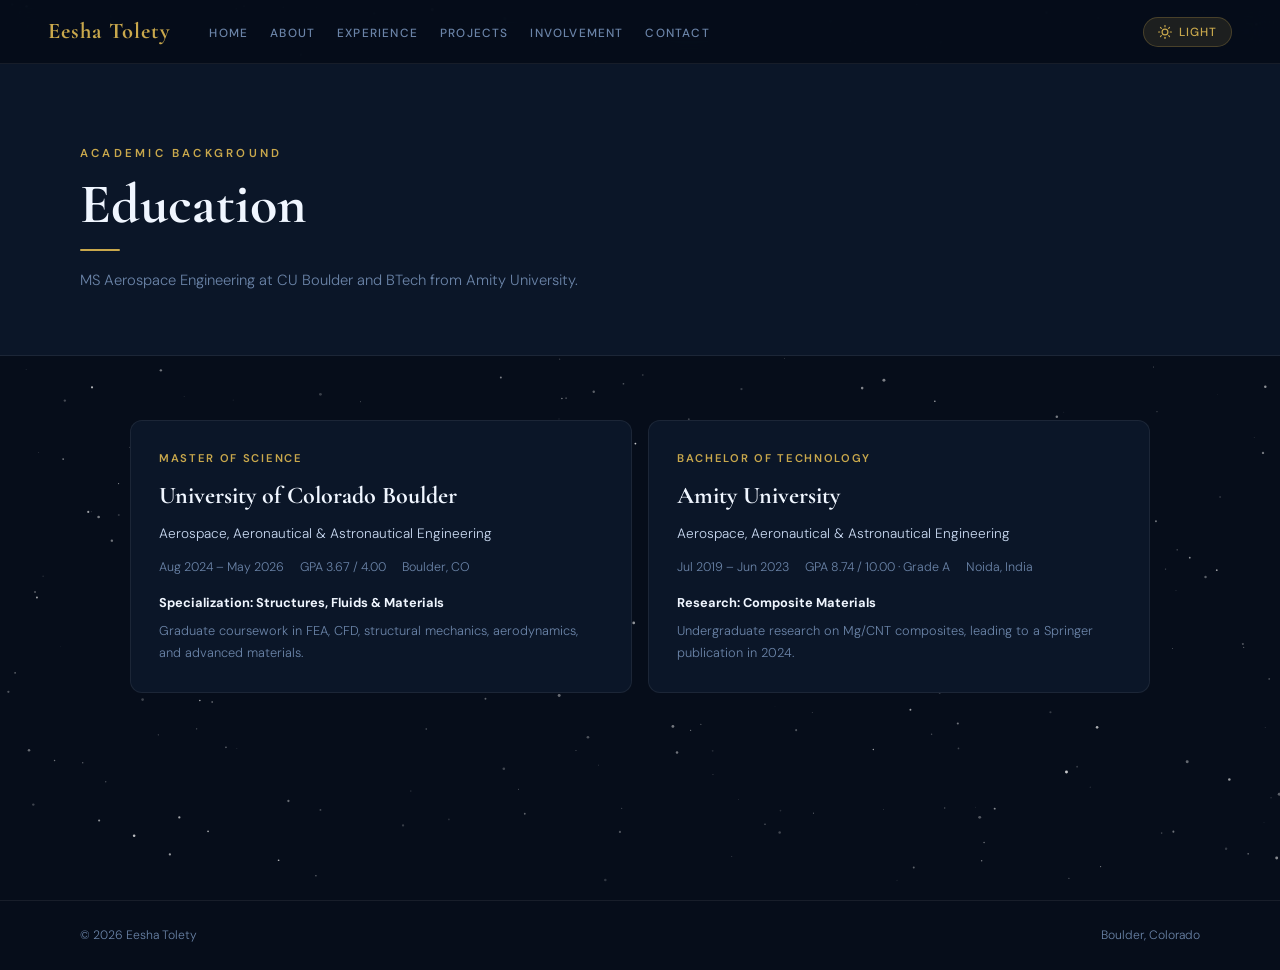
<file: education.html>
<!doctype html>
<html lang="en" data-theme="dark">
  <head>
    <meta charset="UTF-8" />
    <meta name="viewport" content="width=device-width, initial-scale=1.0" />
    <title>Education | Eesha Tolety</title>
    <link
      href="https://fonts.googleapis.com/css2?family=Cormorant+Garamond:wght@400;600;700&family=DM+Sans:wght@300;400;500;600&display=swap"
      rel="stylesheet"
    />
    <link rel="stylesheet" href="assets/css/style.css" />
    <style></style>
  </head>
  <body>
    <canvas id="stars-canvas"></canvas>
    <nav>
      <a class="nav-logo" href="index.html">Eesha Tolety</a>
      <ul class="nav-links">
        <li><a href="index.html">Home</a></li>
        <li><a href="about.html">About</a></li>
        <li><a href="experience.html">Experience</a></li>
        <li><a href="projects.html">Projects</a></li>
        <li><a href="involvement.html">Involvement</a></li>
        <li><a href="contact.html">Contact</a></li>
      </ul>
      <button class="theme-btn" onclick="toggleTheme()">
        <svg id="t-svg" viewBox="0 0 24 24">
          <circle cx="12" cy="12" r="5" />
          <line x1="12" y1="1" x2="12" y2="3" />
          <line x1="12" y1="21" x2="12" y2="23" />
          <line x1="4.22" y1="4.22" x2="5.64" y2="5.64" />
          <line x1="18.36" y1="18.36" x2="19.78" y2="19.78" />
          <line x1="1" y1="12" x2="3" y2="12" />
          <line x1="21" y1="12" x2="23" y2="12" />
          <line x1="4.22" y1="19.78" x2="5.64" y2="18.36" />
          <line x1="18.36" y1="5.64" x2="19.78" y2="4.22" /></svg
        ><span id="t-label">Light</span>
      </button>
    </nav>
    <div class="page-wrap">
      <div class="page-hero">
        <div class="section-label">Academic Background</div>
        <h1>Education</h1>
        <p>
          MS Aerospace Engineering at CU Boulder and BTech from Amity
          University.
        </p>
      </div>
      <div class="page-content">
        <div style="display: grid; grid-template-columns: 1fr 1fr; gap: 16px">
          <div class="card">
            <div
              style="
                font-size: 0.7rem;
                letter-spacing: 0.15em;
                text-transform: uppercase;
                color: var(--gold);
                font-weight: 600;
                margin-bottom: 8px;
              "
            >
              Master of Science
            </div>
            <div
              style="
                font-family: &quot;Cormorant Garamond&quot;, serif;
                font-size: 1.5rem;
                font-weight: 700;
                color: var(--text-bright);
                margin-bottom: 5px;
              "
            >
              University of Colorado Boulder
            </div>
            <div
              style="
                font-size: 0.85rem;
                color: var(--text);
                margin-bottom: 12px;
              "
            >
              Aerospace, Aeronautical &amp; Astronautical Engineering
            </div>
            <div
              style="
                font-size: 0.78rem;
                color: var(--text-muted);
                display: flex;
                gap: 16px;
                flex-wrap: wrap;
                margin-bottom: 14px;
              "
            >
              <span>Aug 2024 – May 2026</span><span>GPA 3.67 / 4.00</span
              ><span>Boulder, CO</span>
            </div>
            <div
              style="
                font-size: 0.8rem;
                color: var(--text-muted);
                line-height: 1.7;
              "
            >
              <strong
                style="
                  color: var(--text-bright);
                  display: block;
                  margin-bottom: 6px;
                "
                >Specialization: Structures, Fluids &amp; Materials</strong
              >Graduate coursework in FEA, CFD, structural mechanics,
              aerodynamics, and advanced materials.
            </div>
          </div>
          <div class="card">
            <div
              style="
                font-size: 0.7rem;
                letter-spacing: 0.15em;
                text-transform: uppercase;
                color: var(--gold);
                font-weight: 600;
                margin-bottom: 8px;
              "
            >
              Bachelor of Technology
            </div>
            <div
              style="
                font-family: &quot;Cormorant Garamond&quot;, serif;
                font-size: 1.5rem;
                font-weight: 700;
                color: var(--text-bright);
                margin-bottom: 5px;
              "
            >
              Amity University
            </div>
            <div
              style="
                font-size: 0.85rem;
                color: var(--text);
                margin-bottom: 12px;
              "
            >
              Aerospace, Aeronautical &amp; Astronautical Engineering
            </div>
            <div
              style="
                font-size: 0.78rem;
                color: var(--text-muted);
                display: flex;
                gap: 16px;
                flex-wrap: wrap;
                margin-bottom: 14px;
              "
            >
              <span>Jul 2019 – Jun 2023</span
              ><span>GPA 8.74 / 10.00 &middot; Grade A</span
              ><span>Noida, India</span>
            </div>
            <div
              style="
                font-size: 0.8rem;
                color: var(--text-muted);
                line-height: 1.7;
              "
            >
              <strong
                style="
                  color: var(--text-bright);
                  display: block;
                  margin-bottom: 6px;
                "
                >Research: Composite Materials</strong
              >Undergraduate research on Mg/CNT composites, leading to a
              Springer publication in 2024.
            </div>
          </div>
        </div>
        <style>
          @media (max-width: 700px) {
            .edu-grid-inner {
              grid-template-columns: 1fr !important;
            }
          }
        </style>
      </div>
    </div>
    <footer>
      <p>© 2026 Eesha Tolety</p>
      <p>Boulder, Colorado</p>
    </footer>
    <script src="assets/js/main.js"></script>
  </body>
</html>
</file>
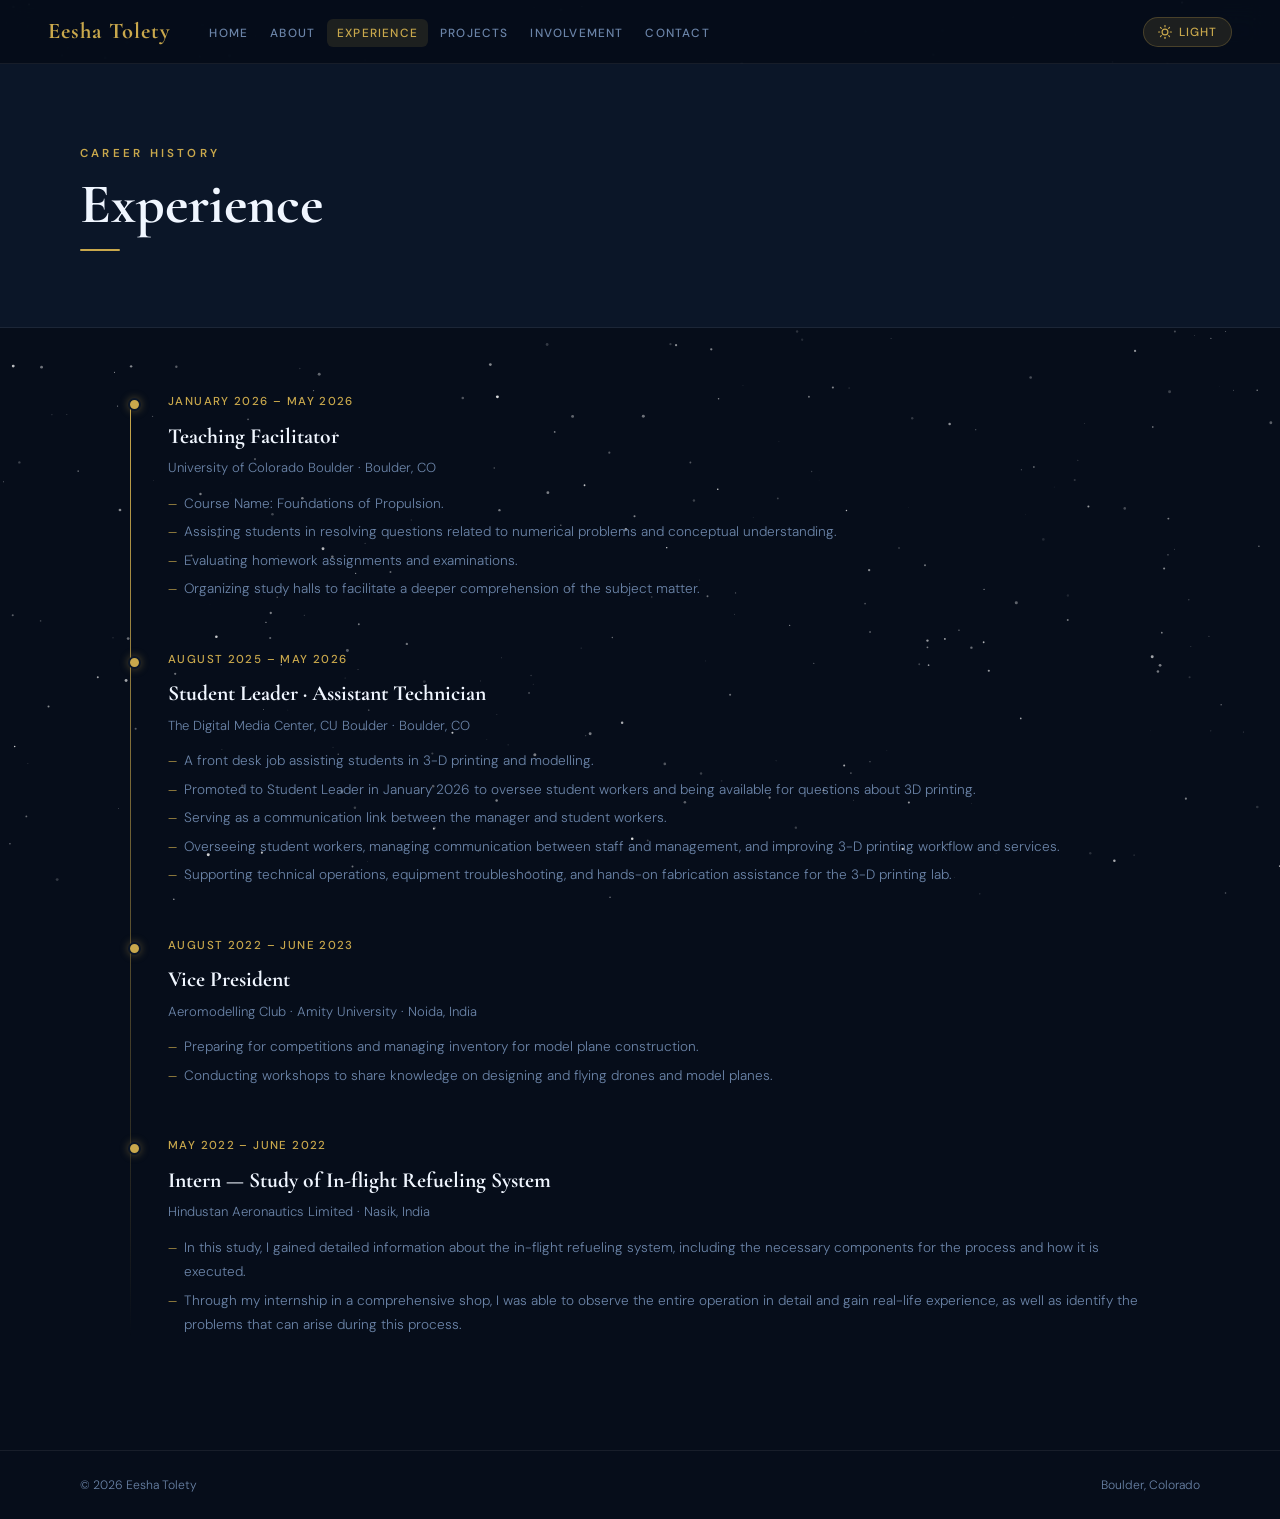
<file: experience.html>
<!doctype html>
<html lang="en" data-theme="dark">
  <head>
    <meta charset="UTF-8" />
    <meta name="viewport" content="width=device-width, initial-scale=1.0" />
    <title>Experience | Eesha Tolety</title>
    <link
      href="https://fonts.googleapis.com/css2?family=Cormorant+Garamond:wght@400;600;700&family=DM+Sans:wght@300;400;500;600&display=swap"
      rel="stylesheet"
    />
    <link rel="stylesheet" href="assets/css/style.css" />
    <style></style>
  </head>
  <body>
    <canvas id="stars-canvas"></canvas>

    <nav>
      <a class="nav-logo" href="index.html">Eesha Tolety</a>
      <ul class="nav-links">
        <li><a href="index.html">Home</a></li>
        <li><a href="about.html">About</a></li>
        <li><a href="experience.html">Experience</a></li>
        <li><a href="projects.html">Projects</a></li>
        <li><a href="involvement.html">Involvement</a></li>
        <li><a href="contact.html">Contact</a></li>
      </ul>
      <button class="theme-btn" onclick="toggleTheme()">
        <svg id="t-svg" viewBox="0 0 24 24">
          <circle cx="12" cy="12" r="5" />
          <line x1="12" y1="1" x2="12" y2="3" />
          <line x1="12" y1="21" x2="12" y2="23" />
          <line x1="4.22" y1="4.22" x2="5.64" y2="5.64" />
          <line x1="18.36" y1="18.36" x2="19.78" y2="19.78" />
          <line x1="1" y1="12" x2="3" y2="12" />
          <line x1="21" y1="12" x2="23" y2="12" />
          <line x1="4.22" y1="19.78" x2="5.64" y2="18.36" />
          <line x1="18.36" y1="5.64" x2="19.78" y2="4.22" />
        </svg>
        <span id="t-label">Light</span>
      </button>
    </nav>

    <div class="page-wrap">
      <div class="page-hero">
        <div class="section-label">Career History</div>
        <h1>Experience</h1>
      </div>

      <div class="page-content">
        <div class="timeline">
          <div class="t-item">
            <div class="t-date">January 2026 – May 2026</div>
            <div class="t-role">Teaching Facilitator</div>
            <div class="t-org">
              University of Colorado Boulder · Boulder, CO
            </div>
            <ul class="t-desc">
              <li>Course Name: Foundations of Propulsion.</li>
              <li>
                Assisting students in resolving questions related to numerical
                problems and conceptual understanding.
              </li>
              <li>Evaluating homework assignments and examinations.</li>
              <li>
                Organizing study halls to facilitate a deeper comprehension of
                the subject matter.
              </li>
            </ul>
          </div>

          <div class="t-item">
            <div class="t-date">August 2025 – May 2026</div>
            <div class="t-role">Student Leader · Assistant Technician</div>
            <div class="t-org">
              The Digital Media Center, CU Boulder · Boulder, CO
            </div>
            <ul class="t-desc">
              <li>
                A front desk job assisting students in 3-D printing and
                modelling.
              </li>
              <li>
                Promoted to Student Leader in January 2026 to oversee student
                workers and being available for questions about 3D printing.
              </li>
              <li>
                Serving as a communication link between the manager and student
                workers.
              </li>
              <li>
                Overseeing student workers, managing communication between staff
                and management, and improving 3-D printing workflow and
                services.
              </li>
              <li>
                Supporting technical operations, equipment troubleshooting, and
                hands-on fabrication assistance for the 3-D printing lab.
              </li>
            </ul>
          </div>

          <div class="t-item">
            <div class="t-date">August 2022 – June 2023</div>
            <div class="t-role">Vice President</div>
            <div class="t-org">
              Aeromodelling Club · Amity University · Noida, India
            </div>
            <ul class="t-desc">
              <li>
                Preparing for competitions and managing inventory for model
                plane construction.
              </li>
              <li>
                Conducting workshops to share knowledge on designing and flying
                drones and model planes.
              </li>
            </ul>
          </div>

          <div class="t-item">
            <div class="t-date">May 2022 – June 2022</div>
            <div class="t-role">
              Intern — Study of In-flight Refueling System
            </div>
            <div class="t-org">
              Hindustan Aeronautics Limited · Nasik, India
            </div>
            <ul class="t-desc">
              <li>
                In this study, I gained detailed information about the in-flight
                refueling system, including the necessary components for the
                process and how it is executed.
              </li>
              <li>
                Through my internship in a comprehensive shop, I was able to
                observe the entire operation in detail and gain real-life
                experience, as well as identify the problems that can arise
                during this process.
              </li>
            </ul>
          </div>
        </div>
      </div>
    </div>

    <footer>
      <p>© 2026 Eesha Tolety</p>
      <p>Boulder, Colorado</p>
    </footer>
    <script src="assets/js/main.js"></script>
  </body>
</html>
</file>
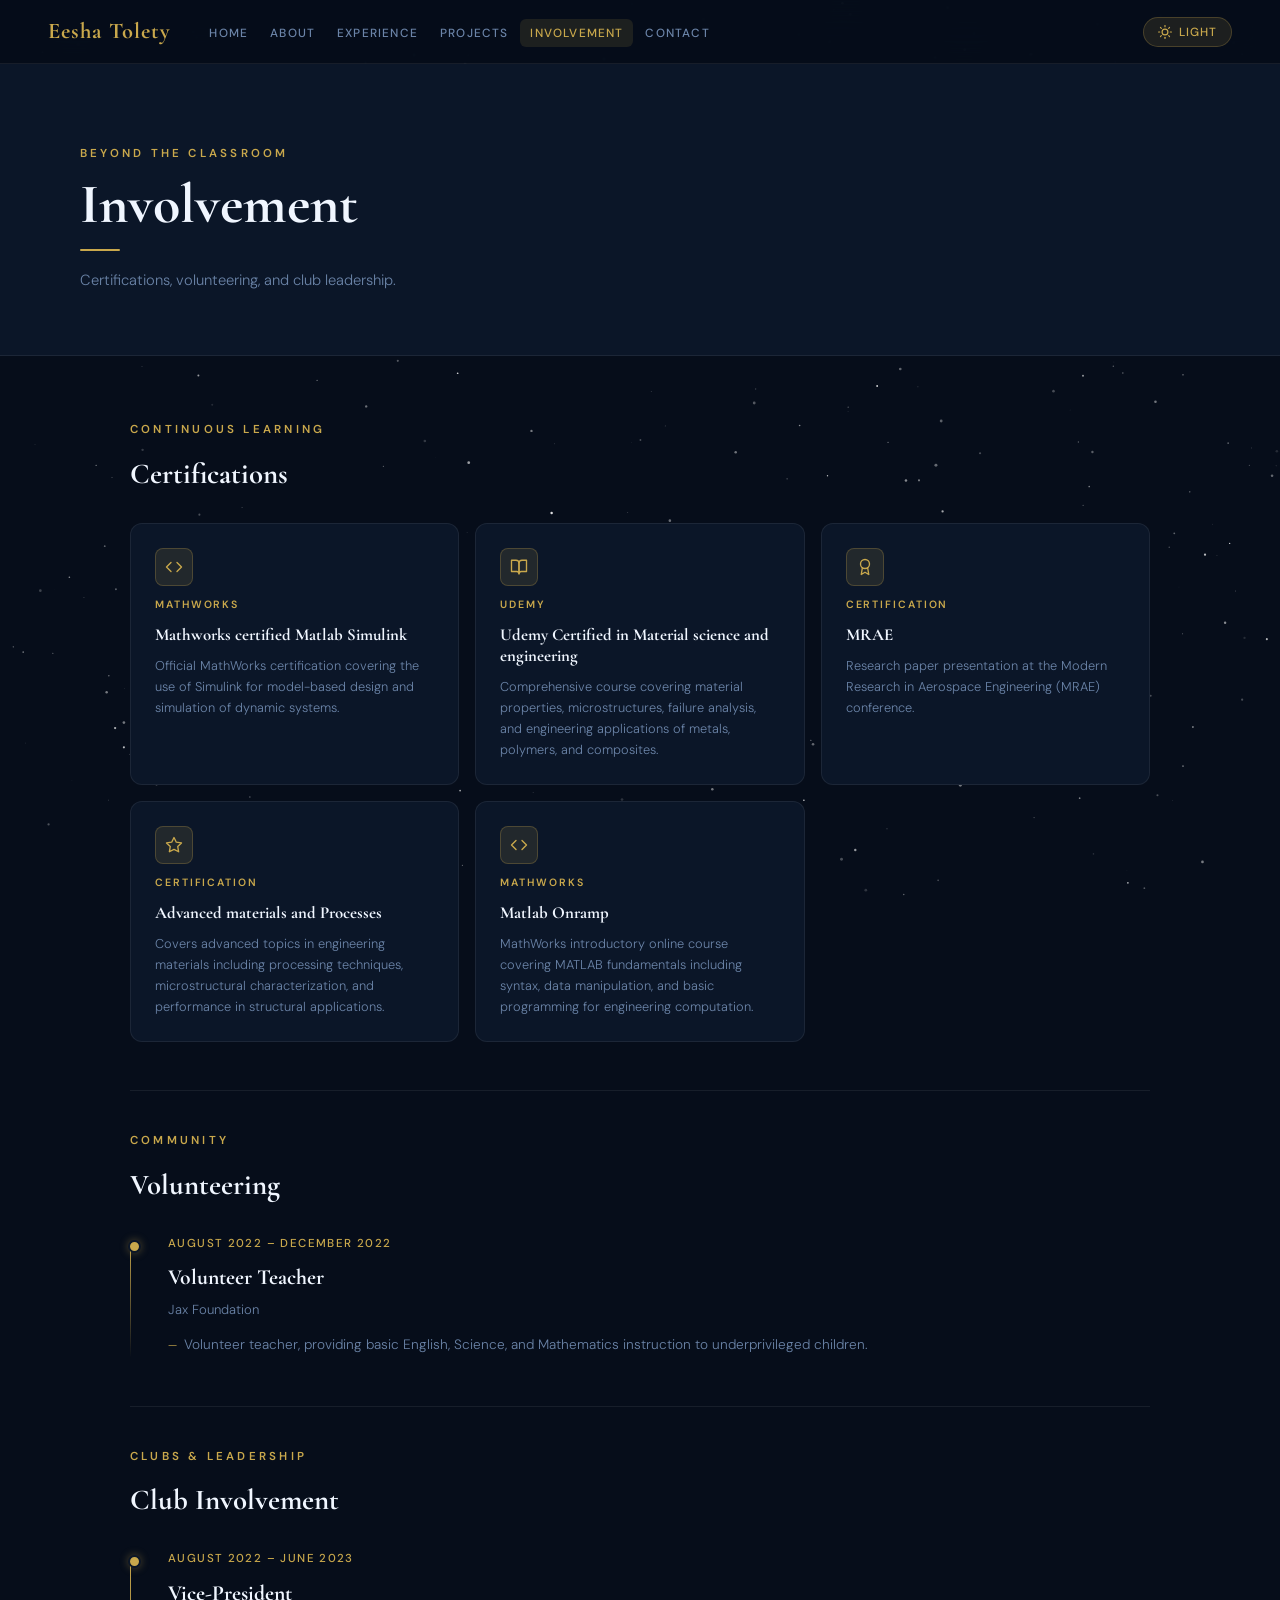
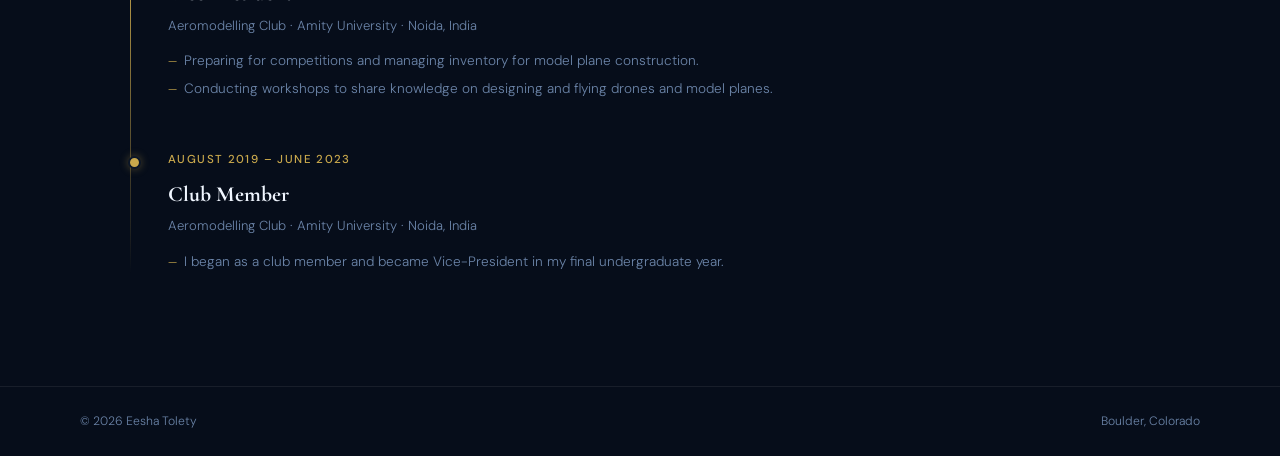
<file: involvement.html>
<!doctype html>
<html lang="en" data-theme="dark">
  <head>
    <meta charset="UTF-8" />
    <meta name="viewport" content="width=device-width, initial-scale=1.0" />
    <title>Involvement | Eesha Tolety</title>
    <link
      href="https://fonts.googleapis.com/css2?family=Cormorant+Garamond:wght@400;600;700&family=DM+Sans:wght@300;400;500;600&display=swap"
      rel="stylesheet"
    />
    <link rel="stylesheet" href="assets/css/style.css" />
    <style>
      /* ── CERT GRID ── */
      .cert-grid {
        display: grid;
        grid-template-columns: repeat(3, 1fr);
        gap: 16px;
        margin-bottom: 48px;
      }
      .cert-card {
        background: var(--bg2);
        border: 1px solid var(--border);
        border-radius: 12px;
        padding: 24px;
        display: flex;
        flex-direction: column;
        gap: 10px;
        transition: all 0.25s;
        position: relative;
        overflow: hidden;
      }
      .cert-card::before {
        content: "";
        position: absolute;
        top: 0;
        left: 0;
        right: 0;
        height: 2px;
        background: linear-gradient(to right, var(--gold), transparent);
        transform: scaleX(0);
        transform-origin: left;
        transition: transform 0.3s;
      }
      .cert-card:hover {
        border-color: var(--border-gold);
        transform: translateY(-3px);
      }
      .cert-card:hover::before {
        transform: scaleX(1);
      }

      .cert-icon {
        width: 38px;
        height: 38px;
        background: var(--gold-dim);
        border: 1px solid var(--border-gold);
        border-radius: 8px;
        display: flex;
        align-items: center;
        justify-content: center;
      }
      .cert-icon svg {
        width: 18px;
        height: 18px;
        stroke: var(--gold);
        fill: none;
        stroke-width: 1.8;
        stroke-linecap: round;
        stroke-linejoin: round;
      }
      .cert-label {
        font-size: 0.66rem;
        font-weight: 600;
        letter-spacing: 0.18em;
        text-transform: uppercase;
        color: var(--gold);
      }
      .cert-title {
        font-family: "Cormorant Garamond", serif;
        font-size: 1.05rem;
        font-weight: 700;
        color: var(--text-bright);
        line-height: 1.25;
      }
      .cert-desc {
        font-size: 0.8rem;
        color: var(--text-muted);
        line-height: 1.65;
        flex: 1;
      }

      @media (max-width: 900px) {
        .cert-grid {
          grid-template-columns: 1fr 1fr;
        }
      }
      @media (max-width: 560px) {
        .cert-grid {
          grid-template-columns: 1fr;
        }
      }
    </style>
  </head>
  <body>
    <canvas id="stars-canvas"></canvas>

    <nav>
      <a class="nav-logo" href="index.html">Eesha Tolety</a>
      <ul class="nav-links">
        <li><a href="index.html">Home</a></li>
        <li><a href="about.html">About</a></li>
        <li><a href="experience.html">Experience</a></li>
        <li><a href="projects.html">Projects</a></li>
        <li><a href="involvement.html">Involvement</a></li>
        <li><a href="contact.html">Contact</a></li>
      </ul>
      <button class="theme-btn" onclick="toggleTheme()">
        <svg id="t-svg" viewBox="0 0 24 24">
          <circle cx="12" cy="12" r="5" />
          <line x1="12" y1="1" x2="12" y2="3" />
          <line x1="12" y1="21" x2="12" y2="23" />
          <line x1="4.22" y1="4.22" x2="5.64" y2="5.64" />
          <line x1="18.36" y1="18.36" x2="19.78" y2="19.78" />
          <line x1="1" y1="12" x2="3" y2="12" />
          <line x1="21" y1="12" x2="23" y2="12" />
          <line x1="4.22" y1="19.78" x2="5.64" y2="18.36" />
          <line x1="18.36" y1="5.64" x2="19.78" y2="4.22" />
        </svg>
        <span id="t-label">Light</span>
      </button>
    </nav>

    <div class="page-wrap">
      <div class="page-hero">
        <div class="section-label">Beyond the Classroom</div>
        <h1>Involvement</h1>
        <p>Certifications, volunteering, and club leadership.</p>
      </div>

      <div class="page-content">
        <!-- ── CERTIFICATIONS ── -->
        <div class="section-label">Continuous Learning</div>
        <h2
          style="
            font-family: &quot;Cormorant Garamond&quot;, serif;
            font-size: 1.8rem;
            font-weight: 700;
            color: var(--text-bright);
            margin-bottom: 24px;
          "
        >
          Certifications
        </h2>

        <div class="cert-grid">
          <div class="cert-card">
            <div class="cert-icon">
              <svg viewBox="0 0 24 24">
                <polyline points="16 18 22 12 16 6" />
                <polyline points="8 6 2 12 8 18" />
              </svg>
            </div>
            <div class="cert-label">MathWorks</div>
            <div class="cert-title">Mathworks certified Matlab Simulink</div>
            <div class="cert-desc">
              Official MathWorks certification covering the use of Simulink for
              model-based design and simulation of dynamic systems.
            </div>
          </div>

          <div class="cert-card">
            <div class="cert-icon">
              <svg viewBox="0 0 24 24">
                <path d="M2 3h6a4 4 0 014 4v14a3 3 0 00-3-3H2z" />
                <path d="M22 3h-6a4 4 0 00-4 4v14a3 3 0 013-3h7z" />
              </svg>
            </div>
            <div class="cert-label">Udemy</div>
            <div class="cert-title">
              Udemy Certified in Material science and engineering
            </div>
            <div class="cert-desc">
              Comprehensive course covering material properties,
              microstructures, failure analysis, and engineering applications of
              metals, polymers, and composites.
            </div>
          </div>

          <div class="cert-card">
            <div class="cert-icon">
              <svg viewBox="0 0 24 24">
                <circle cx="12" cy="8" r="6" />
                <path d="M15.477 12.89L17 22l-5-3-5 3 1.523-9.11" />
              </svg>
            </div>
            <div class="cert-label">Certification</div>
            <div class="cert-title">MRAE</div>
            <div class="cert-desc">
              Research paper presentation at the Modern Research in Aerospace
              Engineering (MRAE) conference.
            </div>
          </div>

          <div class="cert-card">
            <div class="cert-icon">
              <svg viewBox="0 0 24 24">
                <polygon
                  points="12 2 15.09 8.26 22 9.27 17 14.14
            18.18 21.02 12 17.77 5.82 21.02 7 14.14
            2 9.27 8.91 8.26 12 2"
                />
              </svg>
            </div>
            <div class="cert-label">Certification</div>
            <div class="cert-title">Advanced materials and Processes</div>
            <div class="cert-desc">
              Covers advanced topics in engineering materials including
              processing techniques, microstructural characterization, and
              performance in structural applications.
            </div>
          </div>

          <div class="cert-card">
            <div class="cert-icon">
              <svg viewBox="0 0 24 24">
                <polyline points="16 18 22 12 16 6" />
                <polyline points="8 6 2 12 8 18" />
              </svg>
            </div>
            <div class="cert-label">MathWorks</div>
            <div class="cert-title">Matlab Onramp</div>
            <div class="cert-desc">
              MathWorks introductory online course covering MATLAB fundamentals
              including syntax, data manipulation, and basic programming for
              engineering computation.
            </div>
          </div>
        </div>

        <div class="divider"></div>

        <!-- ── VOLUNTEERING ── -->
        <div class="section-label">Community</div>
        <h2
          style="
            font-family: &quot;Cormorant Garamond&quot;, serif;
            font-size: 1.8rem;
            font-weight: 700;
            color: var(--text-bright);
            margin-bottom: 24px;
          "
        >
          Volunteering
        </h2>

        <div class="timeline">
          <div class="t-item">
            <div class="t-date">August 2022 – December 2022</div>
            <div class="t-role">Volunteer Teacher</div>
            <div class="t-org">Jax Foundation</div>
            <ul class="t-desc">
              <li>
                Volunteer teacher, providing basic English, Science, and
                Mathematics instruction to underprivileged children.
              </li>
            </ul>
          </div>
        </div>

        <div class="divider"></div>

        <!-- ── CLUBS & LEADERSHIP ── -->
        <div class="section-label">Clubs & Leadership</div>
        <h2
          style="
            font-family: &quot;Cormorant Garamond&quot;, serif;
            font-size: 1.8rem;
            font-weight: 700;
            color: var(--text-bright);
            margin-bottom: 24px;
          "
        >
          Club Involvement
        </h2>

        <div class="timeline">
          <div class="t-item">
            <div class="t-date">August 2022 – June 2023</div>
            <div class="t-role">Vice-President</div>
            <div class="t-org">
              Aeromodelling Club · Amity University · Noida, India
            </div>
            <ul class="t-desc">
              <li>
                Preparing for competitions and managing inventory for model
                plane construction.
              </li>
              <li>
                Conducting workshops to share knowledge on designing and flying
                drones and model planes.
              </li>
            </ul>
          </div>
          <div class="t-item">
            <div class="t-date">August 2019 – June 2023</div>
            <div class="t-role">Club Member</div>
            <div class="t-org">
              Aeromodelling Club · Amity University · Noida, India
            </div>
            <ul class="t-desc">
              <li>
                I began as a club member and became Vice-President in my final
                undergraduate year.
              </li>
            </ul>
          </div>
        </div>
      </div>
    </div>

    <footer>
      <p>© 2026 Eesha Tolety</p>
      <p>Boulder, Colorado</p>
    </footer>
    <script src="assets/js/main.js"></script>
  </body>
</html>
</file>
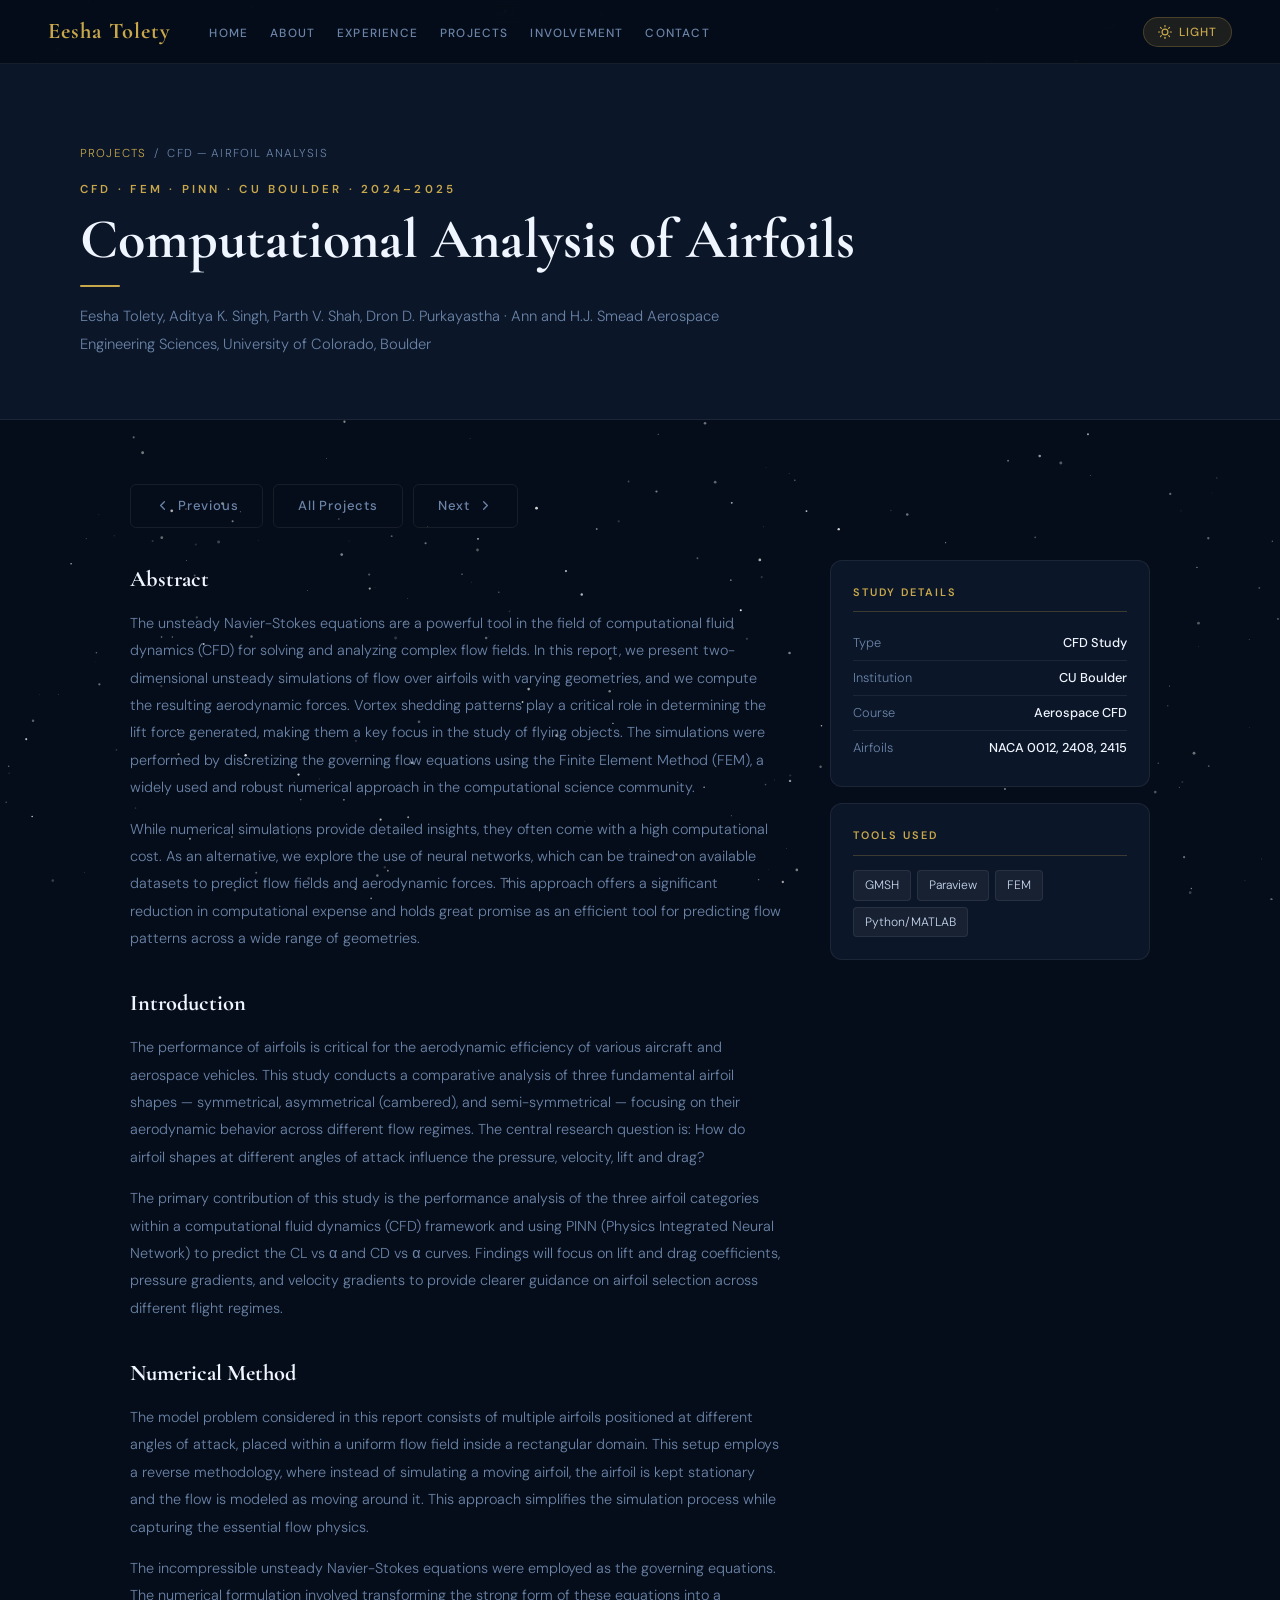
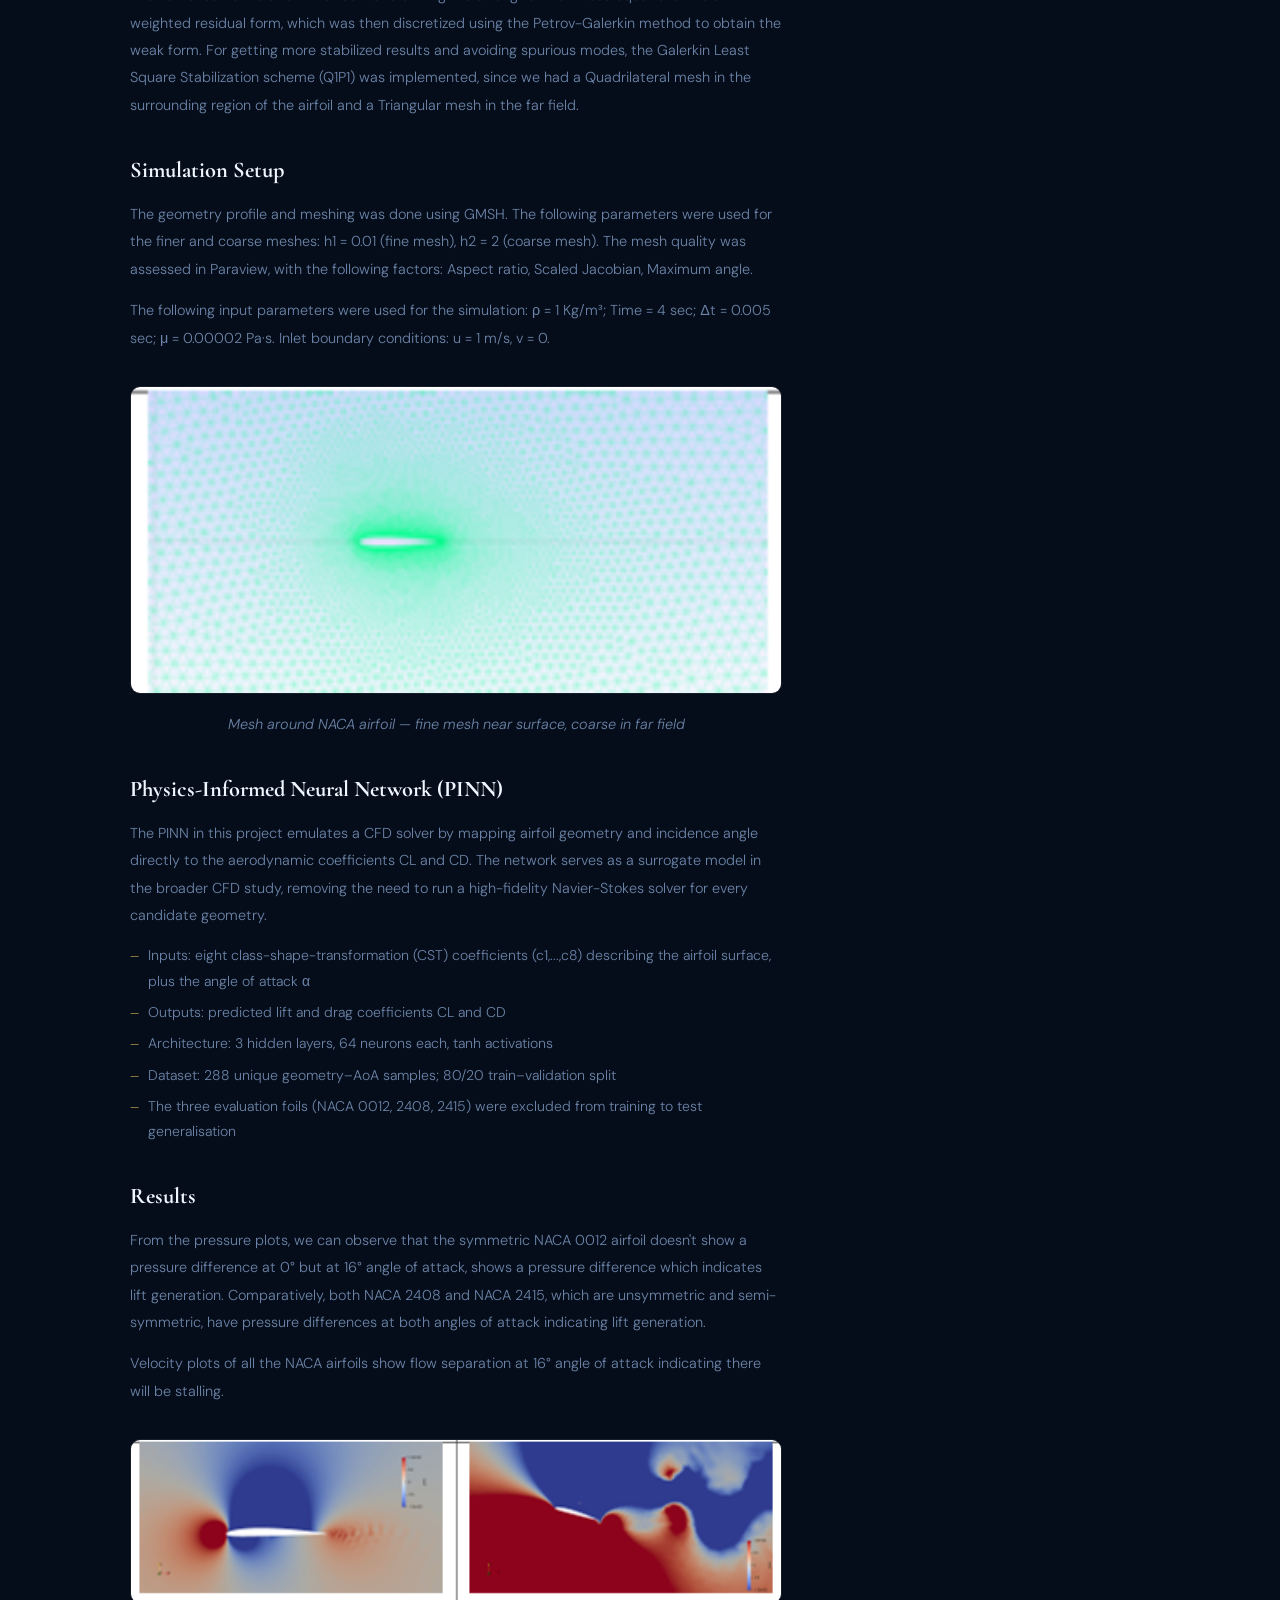
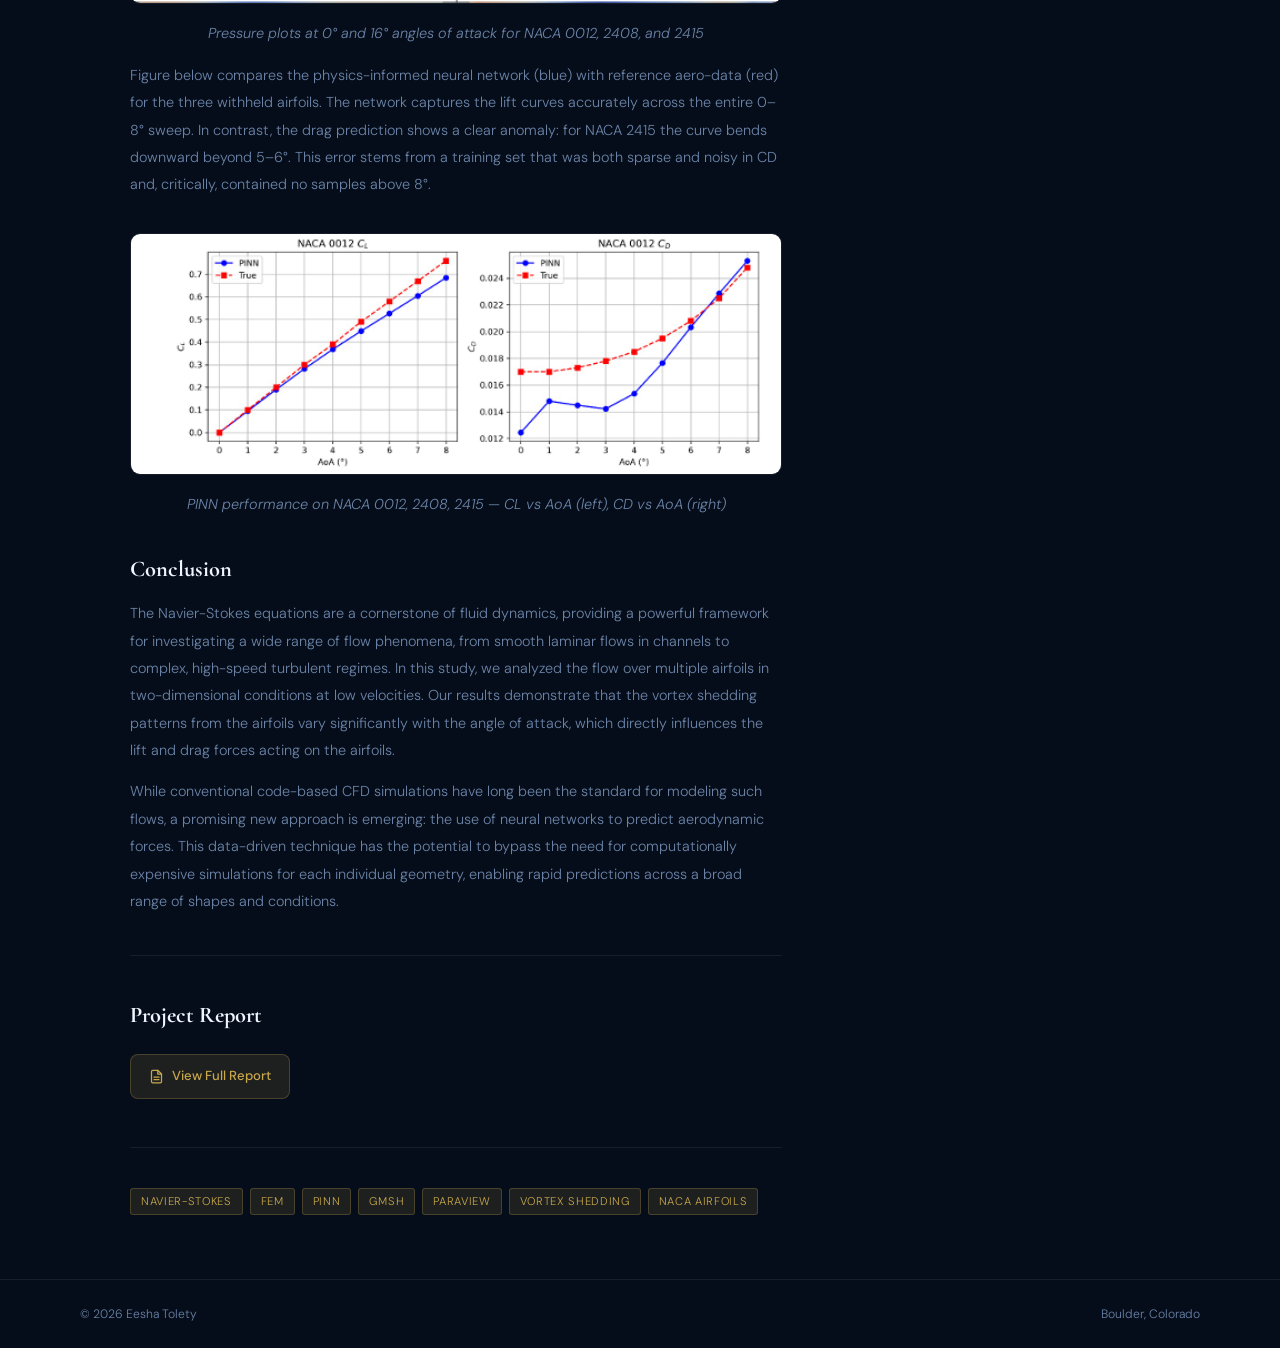
<file: project-cfd-airfoils.html>
<!doctype html>
<html lang="en" data-theme="dark">
  <head>
    <meta charset="UTF-8" />
    <meta name="viewport" content="width=device-width, initial-scale=1.0" />
    <title>Computational Analysis of Airfoils | Eesha Tolety</title>
    <link
      href="https://fonts.googleapis.com/css2?family=Cormorant+Garamond:wght@400;600;700&family=DM+Sans:wght@300;400;500;600&display=swap"
      rel="stylesheet"
    />
    <link rel="stylesheet" href="assets/css/style.css" />
    <link rel="stylesheet" href="assets/css/projects.css" />
  </head>
  <body>
    <canvas id="stars-canvas"></canvas>
    <nav>
      <a class="nav-logo" href="index.html">Eesha Tolety</a>
      <ul class="nav-links">
        <li><a href="index.html">Home</a></li>
        <li><a href="about.html">About</a></li>
        <li><a href="experience.html">Experience</a></li>
        <li><a href="projects.html">Projects</a></li>
        <li><a href="involvement.html">Involvement</a></li>
        <li><a href="contact.html">Contact</a></li>
      </ul>
      <button class="theme-btn" onclick="toggleTheme()">
        <svg id="t-svg" viewBox="0 0 24 24">
          <circle cx="12" cy="12" r="5" />
          <line x1="12" y1="1" x2="12" y2="3" />
          <line x1="12" y1="21" x2="12" y2="23" />
          <line x1="4.22" y1="4.22" x2="5.64" y2="5.64" />
          <line x1="18.36" y1="18.36" x2="19.78" y2="19.78" />
          <line x1="1" y1="12" x2="3" y2="12" />
          <line x1="21" y1="12" x2="23" y2="12" />
          <line x1="4.22" y1="19.78" x2="5.64" y2="18.36" />
          <line x1="18.36" y1="5.64" x2="19.78" y2="4.22" />
        </svg>
        <span id="t-label">Light</span>
      </button>
    </nav>

    <div class="page-wrap">
      <div class="page-hero">
        <div class="breadcrumb">
          <a href="projects.html">Projects</a>
          <span>/</span>
          <span>CFD — Airfoil Analysis</span>
        </div>
        <div class="section-label">
          CFD · FEM · PINN · CU Boulder · 2024–2025
        </div>
        <h1>Computational Analysis of Airfoils</h1>
        <p>
          Eesha Tolety, Aditya K. Singh, Parth V. Shah, Dron D. Purkayastha ·
          Ann and H.J. Smead Aerospace Engineering Sciences, University of
          Colorado, Boulder
        </p>
      </div>

      <div class="page-content">
        <div class="nav-btns">
          <a href="project-mg-minor.html" class="btn btn-ghost">
            <svg
              viewBox="0 0 24 24"
              style="
                width: 15px;
                height: 15px;
                stroke: currentColor;
                fill: none;
                stroke-width: 2;
                stroke-linecap: round;
                stroke-linejoin: round;
              "
            >
              <polyline points="15 18 9 12 15 6" />
            </svg>
            Previous
          </a>
          <a href="projects.html" class="btn btn-ghost">All Projects</a>
          <a href="project-fea-composites.html" class="btn btn-ghost">
            Next
            <svg
              viewBox="0 0 24 24"
              style="
                width: 15px;
                height: 15px;
                stroke: currentColor;
                fill: none;
                stroke-width: 2;
                stroke-linecap: round;
                stroke-linejoin: round;
              "
            >
              <polyline points="9 18 15 12 9 6" />
            </svg>
          </a>
        </div>

        <div class="proj-layout">
          <div class="proj-body">
            <h2>Abstract</h2>
            <p>
              The unsteady Navier-Stokes equations are a powerful tool in the
              field of computational fluid dynamics (CFD) for solving and
              analyzing complex flow fields. In this report, we present
              two-dimensional unsteady simulations of flow over airfoils with
              varying geometries, and we compute the resulting aerodynamic
              forces. Vortex shedding patterns play a critical role in
              determining the lift force generated, making them a key focus in
              the study of flying objects. The simulations were performed by
              discretizing the governing flow equations using the Finite Element
              Method (FEM), a widely used and robust numerical approach in the
              computational science community.
            </p>
            <p>
              While numerical simulations provide detailed insights, they often
              come with a high computational cost. As an alternative, we explore
              the use of neural networks, which can be trained on available
              datasets to predict flow fields and aerodynamic forces. This
              approach offers a significant reduction in computational expense
              and holds great promise as an efficient tool for predicting flow
              patterns across a wide range of geometries.
            </p>

            <h2>Introduction</h2>
            <p>
              The performance of airfoils is critical for the aerodynamic
              efficiency of various aircraft and aerospace vehicles. This study
              conducts a comparative analysis of three fundamental airfoil
              shapes — symmetrical, asymmetrical (cambered), and
              semi-symmetrical — focusing on their aerodynamic behavior across
              different flow regimes. The central research question is: How do
              airfoil shapes at different angles of attack influence the
              pressure, velocity, lift and drag?
            </p>
            <p>
              The primary contribution of this study is the performance analysis
              of the three airfoil categories within a computational fluid
              dynamics (CFD) framework and using PINN (Physics Integrated Neural
              Network) to predict the CL vs α and CD vs α curves. Findings will
              focus on lift and drag coefficients, pressure gradients, and
              velocity gradients to provide clearer guidance on airfoil
              selection across different flight regimes.
            </p>

            <h2>Numerical Method</h2>
            <p>
              The model problem considered in this report consists of multiple
              airfoils positioned at different angles of attack, placed within a
              uniform flow field inside a rectangular domain. This setup employs
              a reverse methodology, where instead of simulating a moving
              airfoil, the airfoil is kept stationary and the flow is modeled as
              moving around it. This approach simplifies the simulation process
              while capturing the essential flow physics.
            </p>
            <p>
              The incompressible unsteady Navier-Stokes equations were employed
              as the governing equations. The numerical formulation involved
              transforming the strong form of these equations into a weighted
              residual form, which was then discretized using the
              Petrov-Galerkin method to obtain the weak form. For getting more
              stabilized results and avoiding spurious modes, the Galerkin Least
              Square Stabilization scheme (Q1P1) was implemented, since we had a
              Quadrilateral mesh in the surrounding region of the airfoil and a
              Triangular mesh in the far field.
            </p>

            <h2>Simulation Setup</h2>
            <p>
              The geometry profile and meshing was done using GMSH. The
              following parameters were used for the finer and coarse meshes: h1
              = 0.01 (fine mesh), h2 = 2 (coarse mesh). The mesh quality was
              assessed in Paraview, with the following factors: Aspect ratio,
              Scaled Jacobian, Maximum angle.
            </p>
            <p>
              The following input parameters were used for the simulation: ρ = 1
              Kg/m³; Time = 4 sec; Δt = 0.005 sec; μ = 0.00002 Pa·s. Inlet
              boundary conditions: u = 1 m/s, v = 0.
            </p>

            <!--
          Replace with your image:
          <img src="assets/img/cfd-airfoils-mesh.jpg"
               class="proj-img" alt="Airfoil mesh"/>
          <p class="proj-img-caption">
            Mesh around NACA airfoil — fine mesh near surface,
            coarse in far field
          </p>
        -->
            <img
              src="assets/img/CFD_mesh.png"
              class="proj-img"
              alt="Airfoil mesh"
            />
            <p class="proj-img-caption">
              Mesh around NACA airfoil — fine mesh near surface, coarse in far
              field
            </p>

            <h2>Physics-Informed Neural Network (PINN)</h2>
            <p>
              The PINN in this project emulates a CFD solver by mapping airfoil
              geometry and incidence angle directly to the aerodynamic
              coefficients CL and CD. The network serves as a surrogate model in
              the broader CFD study, removing the need to run a high-fidelity
              Navier-Stokes solver for every candidate geometry.
            </p>
            <ul>
              <li>
                Inputs: eight class-shape-transformation (CST) coefficients
                (c1,...,c8) describing the airfoil surface, plus the angle of
                attack α
              </li>
              <li>Outputs: predicted lift and drag coefficients CL and CD</li>
              <li>
                Architecture: 3 hidden layers, 64 neurons each, tanh activations
              </li>
              <li>
                Dataset: 288 unique geometry–AoA samples; 80/20 train–validation
                split
              </li>
              <li>
                The three evaluation foils (NACA 0012, 2408, 2415) were excluded
                from training to test generalisation
              </li>
            </ul>

            <h2>Results</h2>
            <p>
              From the pressure plots, we can observe that the symmetric NACA
              0012 airfoil doesn't show a pressure difference at 0° but at 16°
              angle of attack, shows a pressure difference which indicates lift
              generation. Comparatively, both NACA 2408 and NACA 2415, which are
              unsymmetric and semi-symmetric, have pressure differences at both
              angles of attack indicating lift generation.
            </p>
            <p>
              Velocity plots of all the NACA airfoils show flow separation at
              16° angle of attack indicating there will be stalling.
            </p>

            <!--
          Replace with your image:
          <img src="assets/img/cfd-airfoils-pressure.jpg"
               class="proj-img" alt="Pressure plots"/>
          <p class="proj-img-caption">
            Pressure plots at 0° and 16° angles of attack for
            NACA 0012, 2408, and 2415
          </p>
        -->
            <img
              src="assets/img/CFD_Velocity.png"
              class="proj-img"
              alt="Pressure plots"
            />
            <p class="proj-img-caption">
              Pressure plots at 0° and 16° angles of attack for NACA 0012, 2408,
              and 2415
            </p>

            <p>
              Figure below compares the physics-informed neural network (blue)
              with reference aero-data (red) for the three withheld airfoils.
              The network captures the lift curves accurately across the entire
              0–8° sweep. In contrast, the drag prediction shows a clear
              anomaly: for NACA 2415 the curve bends downward beyond 5–6°. This
              error stems from a training set that was both sparse and noisy in
              CD and, critically, contained no samples above 8°.
            </p>

            <!--
          Replace with your image:
          <img src="assets/img/cfd-airfoils-pinn.jpg"
               class="proj-img" alt="PINN results"/>
          <p class="proj-img-caption">
            PINN performance on NACA 0012, 2408, 2415 —
            CL vs AoA (left), CD vs AoA (right)
          </p>
        -->
            <img
              src="assets/img/CFD_PINN.png"
              class="proj-img"
              alt="PINN results"
            />
            <p class="proj-img-caption">
              PINN performance on NACA 0012, 2408, 2415 — CL vs AoA (left), CD
              vs AoA (right)
            </p>

            <h2>Conclusion</h2>
            <p>
              The Navier-Stokes equations are a cornerstone of fluid dynamics,
              providing a powerful framework for investigating a wide range of
              flow phenomena, from smooth laminar flows in channels to complex,
              high-speed turbulent regimes. In this study, we analyzed the flow
              over multiple airfoils in two-dimensional conditions at low
              velocities. Our results demonstrate that the vortex shedding
              patterns from the airfoils vary significantly with the angle of
              attack, which directly influences the lift and drag forces acting
              on the airfoils.
            </p>
            <p>
              While conventional code-based CFD simulations have long been the
              standard for modeling such flows, a promising new approach is
              emerging: the use of neural networks to predict aerodynamic
              forces. This data-driven technique has the potential to bypass the
              need for computationally expensive simulations for each individual
              geometry, enabling rapid predictions across a broad range of
              shapes and conditions.
            </p>

            <div class="divider"></div>

            <h2>Project Report</h2>
            <a
              href="assets/pdf/CFD_Project.pdf"
              class="pdf-ref"
              target="_blank"
            >
              <svg viewBox="0 0 24 24">
                <path
                  d="M14 2H6a2 2 0 00-2 2v16a2 2 0
            002 2h12a2 2 0 002-2V8z"
                />
                <polyline points="14 2 14 8 20 8" />
                <line x1="16" y1="13" x2="8" y2="13" />
                <line x1="16" y1="17" x2="8" y2="17" />
              </svg>
              View Full Report
            </a>

            <div class="divider"></div>
            <div class="tags">
              <span class="tag-gold">Navier-Stokes</span>
              <span class="tag-gold">FEM</span>
              <span class="tag-gold">PINN</span>
              <span class="tag-gold">GMSH</span>
              <span class="tag-gold">Paraview</span>
              <span class="tag-gold">Vortex Shedding</span>
              <span class="tag-gold">NACA Airfoils</span>
            </div>
          </div>

          <div class="sidebar">
            <div class="sidebar-card">
              <h3>Study Details</h3>
              <div class="meta-row">
                <span>Type</span><span>CFD Study</span>
              </div>
              <div class="meta-row">
                <span>Institution</span><span>CU Boulder</span>
              </div>
              <div class="meta-row">
                <span>Course</span><span>Aerospace CFD</span>
              </div>
              <div class="meta-row">
                <span>Airfoils</span>
                <span>NACA 0012, 2408, 2415</span>
              </div>
            </div>
            <div class="sidebar-card">
              <h3>Tools Used</h3>
              <div class="tags" style="gap: 6px">
                <span class="tag">GMSH</span>
                <span class="tag">Paraview</span>
                <span class="tag">FEM</span>
                <span class="tag">Python/MATLAB</span>
              </div>
            </div>
          </div>
        </div>
      </div>
    </div>

    <footer>
      <p>© 2026 Eesha Tolety</p>
      <p>Boulder, Colorado</p>
    </footer>
    <script src="assets/js/main.js"></script>
  </body>
</html>
</file>
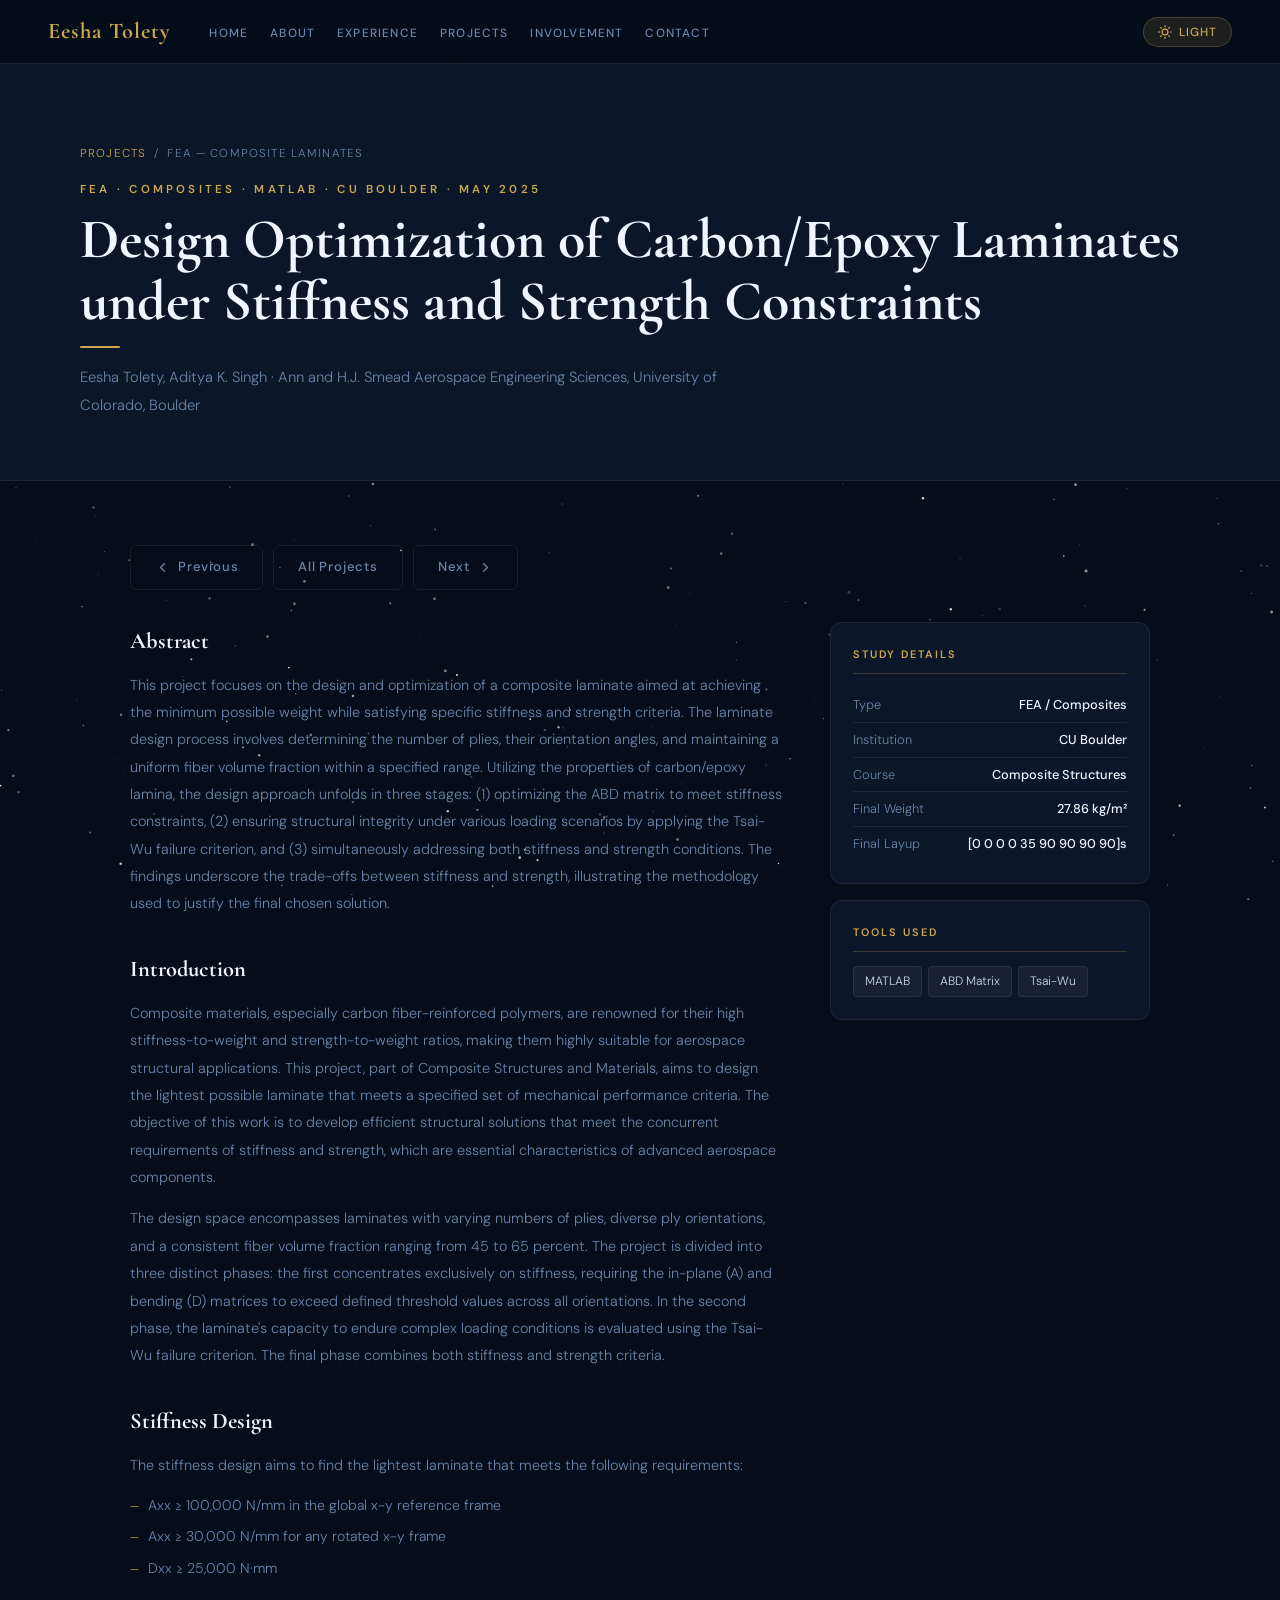
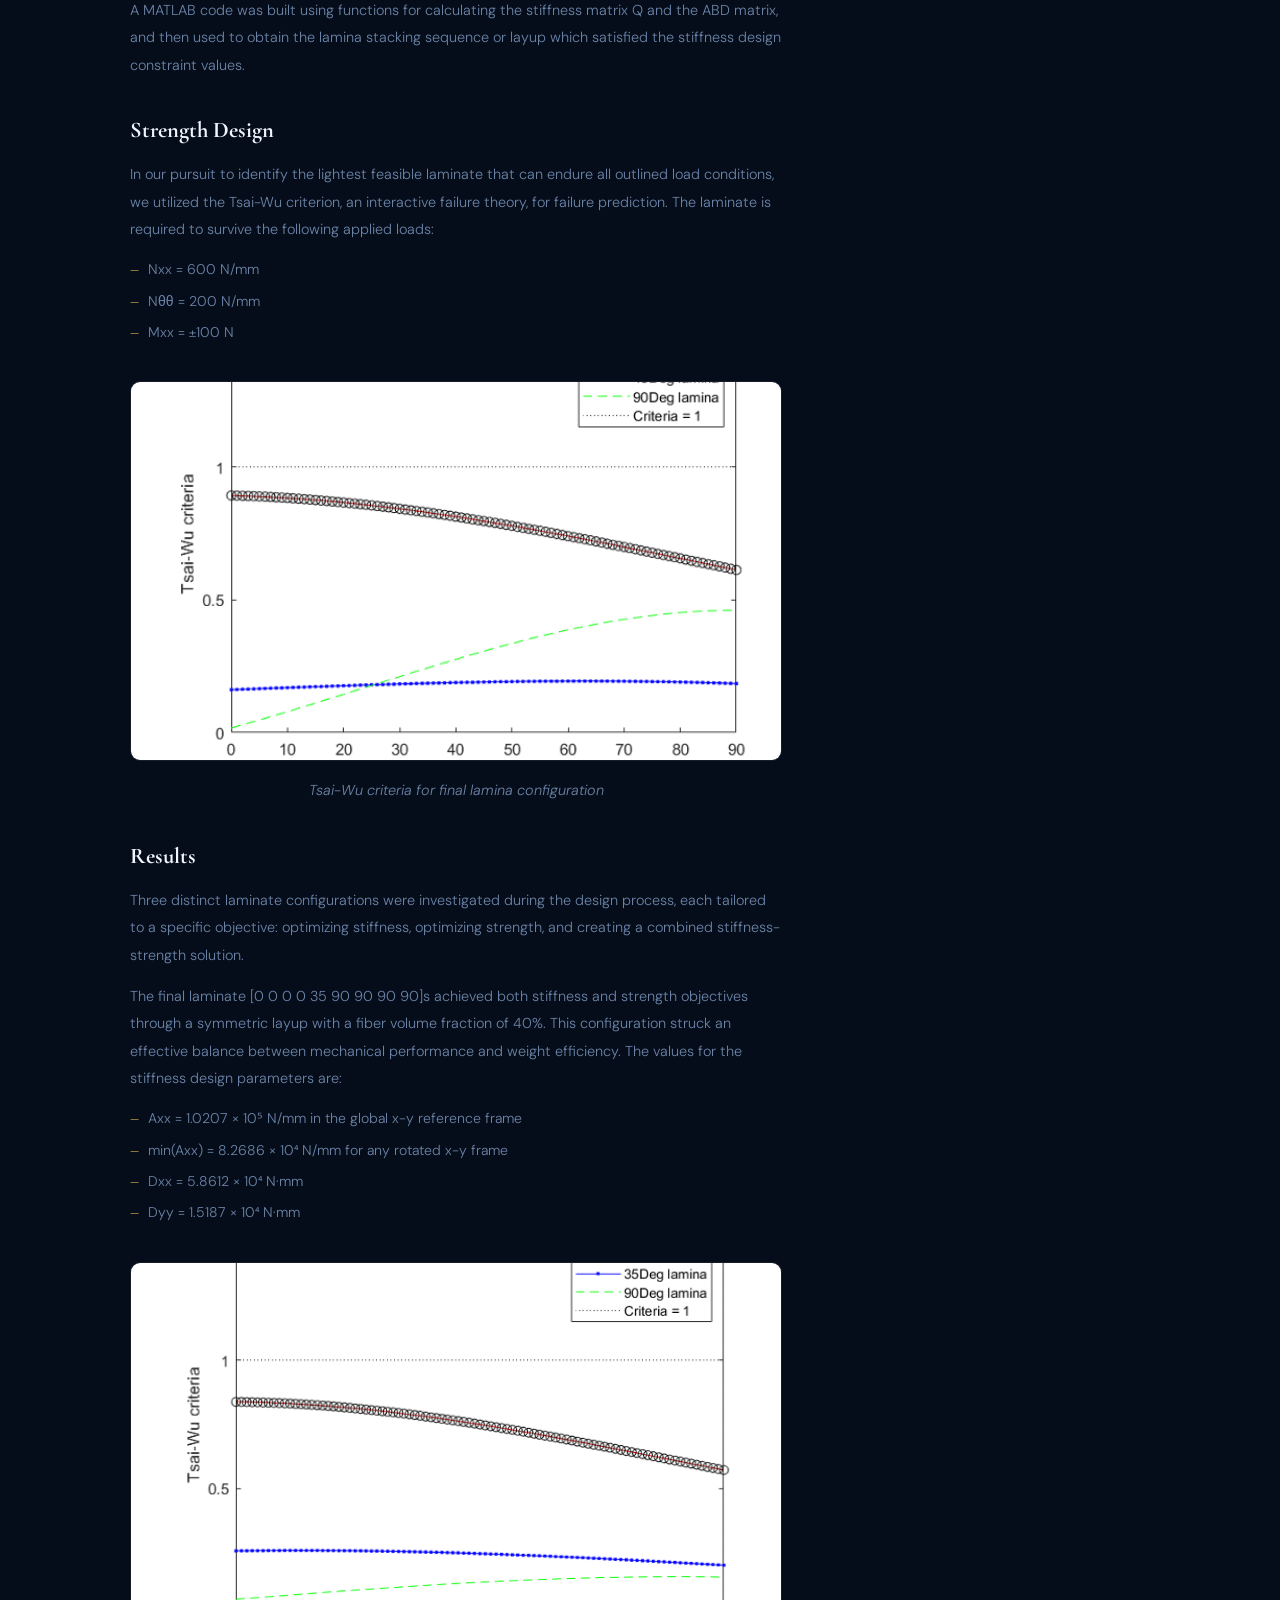
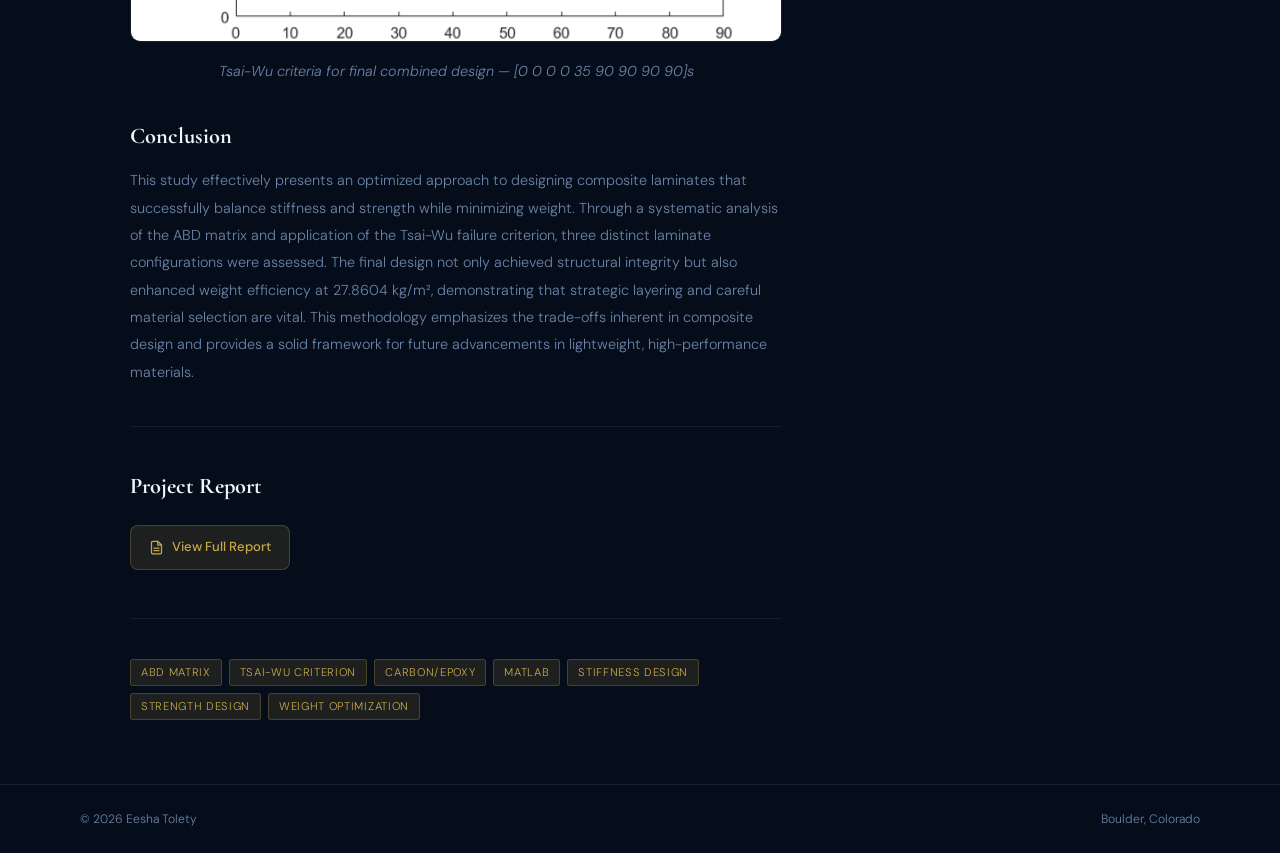
<file: project-fea-composites.html>
<!doctype html>
<html lang="en" data-theme="dark">
  <head>
    <meta charset="UTF-8" />
    <meta name="viewport" content="width=device-width, initial-scale=1.0" />
    <title>Composite Laminate Design | Eesha Tolety</title>
    <link
      href="https://fonts.googleapis.com/css2?family=Cormorant+Garamond:wght@400;600;700&family=DM+Sans:wght@300;400;500;600&display=swap"
      rel="stylesheet"
    />
    <link rel="stylesheet" href="assets/css/style.css" />
    <link rel="stylesheet" href="assets/css/projects.css" />
  </head>
  <body>
    <canvas id="stars-canvas"></canvas>
    <nav>
      <a class="nav-logo" href="index.html">Eesha Tolety</a>
      <ul class="nav-links">
        <li><a href="index.html">Home</a></li>
        <li><a href="about.html">About</a></li>
        <li><a href="experience.html">Experience</a></li>
        <li><a href="projects.html">Projects</a></li>
        <li><a href="involvement.html">Involvement</a></li>
        <li><a href="contact.html">Contact</a></li>
      </ul>
      <button class="theme-btn" onclick="toggleTheme()">
        <svg id="t-svg" viewBox="0 0 24 24">
          <circle cx="12" cy="12" r="5" />
          <line x1="12" y1="1" x2="12" y2="3" />
          <line x1="12" y1="21" x2="12" y2="23" />
          <line x1="4.22" y1="4.22" x2="5.64" y2="5.64" />
          <line x1="18.36" y1="18.36" x2="19.78" y2="19.78" />
          <line x1="1" y1="12" x2="3" y2="12" />
          <line x1="21" y1="12" x2="23" y2="12" />
          <line x1="4.22" y1="19.78" x2="5.64" y2="18.36" />
          <line x1="18.36" y1="5.64" x2="19.78" y2="4.22" />
        </svg>
        <span id="t-label">Light</span>
      </button>
    </nav>

    <div class="page-wrap">
      <div class="page-hero">
        <div class="breadcrumb">
          <a href="projects.html">Projects</a>
          <span>/</span>
          <span>FEA — Composite Laminates</span>
        </div>
        <div class="section-label">
          FEA · Composites · MATLAB · CU Boulder · May 2025
        </div>
        <h1>
          Design Optimization of Carbon/Epoxy Laminates under Stiffness and
          Strength Constraints
        </h1>
        <p>
          Eesha Tolety, Aditya K. Singh · Ann and H.J. Smead Aerospace
          Engineering Sciences, University of Colorado, Boulder
        </p>
      </div>

      <div class="page-content">
        <div class="nav-btns">
          <a href="project-cfd-airfoils.html" class="btn btn-ghost">
            <svg
              viewBox="0 0 24 24"
              style="
                width: 15px;
                height: 15px;
                stroke: currentColor;
                fill: none;
                stroke-width: 2;
                stroke-linecap: round;
                stroke-linejoin: round;
              "
            >
              <polyline points="15 18 9 12 15 6" />
            </svg>
            Previous
          </a>
          <a href="projects.html" class="btn btn-ghost">All Projects</a>
          <a href="project-fem-1d.html" class="btn btn-ghost">
            Next
            <svg
              viewBox="0 0 24 24"
              style="
                width: 15px;
                height: 15px;
                stroke: currentColor;
                fill: none;
                stroke-width: 2;
                stroke-linecap: round;
                stroke-linejoin: round;
              "
            >
              <polyline points="9 18 15 12 9 6" />
            </svg>
          </a>
        </div>

        <div class="proj-layout">
          <div class="proj-body">
            <h2>Abstract</h2>
            <p>
              This project focuses on the design and optimization of a composite
              laminate aimed at achieving the minimum possible weight while
              satisfying specific stiffness and strength criteria. The laminate
              design process involves determining the number of plies, their
              orientation angles, and maintaining a uniform fiber volume
              fraction within a specified range. Utilizing the properties of
              carbon/epoxy lamina, the design approach unfolds in three stages:
              (1) optimizing the ABD matrix to meet stiffness constraints, (2)
              ensuring structural integrity under various loading scenarios by
              applying the Tsai-Wu failure criterion, and (3) simultaneously
              addressing both stiffness and strength conditions. The findings
              underscore the trade-offs between stiffness and strength,
              illustrating the methodology used to justify the final chosen
              solution.
            </p>

            <h2>Introduction</h2>
            <p>
              Composite materials, especially carbon fiber-reinforced polymers,
              are renowned for their high stiffness-to-weight and
              strength-to-weight ratios, making them highly suitable for
              aerospace structural applications. This project, part of Composite
              Structures and Materials, aims to design the lightest possible
              laminate that meets a specified set of mechanical performance
              criteria. The objective of this work is to develop efficient
              structural solutions that meet the concurrent requirements of
              stiffness and strength, which are essential characteristics of
              advanced aerospace components.
            </p>
            <p>
              The design space encompasses laminates with varying numbers of
              plies, diverse ply orientations, and a consistent fiber volume
              fraction ranging from 45 to 65 percent. The project is divided
              into three distinct phases: the first concentrates exclusively on
              stiffness, requiring the in-plane (A) and bending (D) matrices to
              exceed defined threshold values across all orientations. In the
              second phase, the laminate's capacity to endure complex loading
              conditions is evaluated using the Tsai-Wu failure criterion. The
              final phase combines both stiffness and strength criteria.
            </p>

            <h2>Stiffness Design</h2>
            <p>
              The stiffness design aims to find the lightest laminate that meets
              the following requirements:
            </p>
            <ul>
              <li>Axx ≥ 100,000 N/mm in the global x-y reference frame</li>
              <li>Axx ≥ 30,000 N/mm for any rotated x-y frame</li>
              <li>Dxx ≥ 25,000 N·mm</li>
            </ul>
            <p>
              A MATLAB code was built using functions for calculating the
              stiffness matrix Q and the ABD matrix, and then used to obtain the
              lamina stacking sequence or layup which satisfied the stiffness
              design constraint values.
            </p>

            <h2>Strength Design</h2>
            <p>
              In our pursuit to identify the lightest feasible laminate that can
              endure all outlined load conditions, we utilized the Tsai-Wu
              criterion, an interactive failure theory, for failure prediction.
              The laminate is required to survive the following applied loads:
            </p>
            <ul>
              <li>Nxx = 600 N/mm</li>
              <li>Nθθ = 200 N/mm</li>
              <li>Mxx = ±100 N</li>
            </ul>

            <!--
          Replace with your image:
          
        -->
            <img
              src="assets/img/Composites_1.png"
              class="proj-img"
              alt="Tsai-Wu criteria plot"
            />
            <p class="proj-img-caption">
              Tsai-Wu criteria for final lamina configuration
            </p>

            <h2>Results</h2>
            <p>
              Three distinct laminate configurations were investigated during
              the design process, each tailored to a specific objective:
              optimizing stiffness, optimizing strength, and creating a combined
              stiffness-strength solution.
            </p>
            <p>
              The final laminate [0 0 0 0 35 90 90 90 90]s achieved both
              stiffness and strength objectives through a symmetric layup with a
              fiber volume fraction of 40%. This configuration struck an
              effective balance between mechanical performance and weight
              efficiency. The values for the stiffness design parameters are:
            </p>
            <ul>
              <li>Axx = 1.0207 × 10⁵ N/mm in the global x-y reference frame</li>
              <li>min(Axx) = 8.2686 × 10⁴ N/mm for any rotated x-y frame</li>
              <li>Dxx = 5.8612 × 10⁴ N·mm</li>
              <li>Dyy = 1.5187 × 10⁴ N·mm</li>
            </ul>

            <!--
          Replace with your image:
          
        -->
            <img
              src="assets/img/compisites_2.png"
              class="proj-img"
              alt="Final laminate Tsai-Wu"
            />
            <p class="proj-img-caption">
              Tsai-Wu criteria for final combined design — [0 0 0 0 35 90 90 90
              90]s
            </p>

            <h2>Conclusion</h2>
            <p>
              This study effectively presents an optimized approach to designing
              composite laminates that successfully balance stiffness and
              strength while minimizing weight. Through a systematic analysis of
              the ABD matrix and application of the Tsai-Wu failure criterion,
              three distinct laminate configurations were assessed. The final
              design not only achieved structural integrity but also enhanced
              weight efficiency at 27.8604 kg/m², demonstrating that strategic
              layering and careful material selection are vital. This
              methodology emphasizes the trade-offs inherent in composite design
              and provides a solid framework for future advancements in
              lightweight, high-performance materials.
            </p>

            <div class="divider"></div>

            <h2>Project Report</h2>
            <a href="assets/pdf/composites.pdf" class="pdf-ref" target="_blank">
              <svg viewBox="0 0 24 24">
                <path
                  d="M14 2H6a2 2 0 00-2 2v16a2 2 0
            002 2h12a2 2 0 002-2V8z"
                />
                <polyline points="14 2 14 8 20 8" />
                <line x1="16" y1="13" x2="8" y2="13" />
                <line x1="16" y1="17" x2="8" y2="17" />
              </svg>
              View Full Report
            </a>

            <div class="divider"></div>
            <div class="tags">
              <span class="tag-gold">ABD Matrix</span>
              <span class="tag-gold">Tsai-Wu Criterion</span>
              <span class="tag-gold">Carbon/Epoxy</span>
              <span class="tag-gold">MATLAB</span>
              <span class="tag-gold">Stiffness Design</span>
              <span class="tag-gold">Strength Design</span>
              <span class="tag-gold">Weight Optimization</span>
            </div>
          </div>

          <div class="sidebar">
            <div class="sidebar-card">
              <h3>Study Details</h3>
              <div class="meta-row">
                <span>Type</span><span>FEA / Composites</span>
              </div>
              <div class="meta-row">
                <span>Institution</span><span>CU Boulder</span>
              </div>
              <div class="meta-row">
                <span>Course</span>
                <span>Composite Structures</span>
              </div>
              <div class="meta-row">
                <span>Final Weight</span><span>27.86 kg/m²</span>
              </div>
              <div class="meta-row">
                <span>Final Layup</span>
                <span>[0 0 0 0 35 90 90 90 90]s</span>
              </div>
            </div>
            <div class="sidebar-card">
              <h3>Tools Used</h3>
              <div class="tags" style="gap: 6px">
                <span class="tag">MATLAB</span>
                <span class="tag">ABD Matrix</span>
                <span class="tag">Tsai-Wu</span>
              </div>
            </div>
          </div>
        </div>
      </div>
    </div>

    <footer>
      <p>© 2026 Eesha Tolety</p>
      <p>Boulder, Colorado</p>
    </footer>
    <script src="assets/js/main.js"></script>
  </body>
</html>
</file>
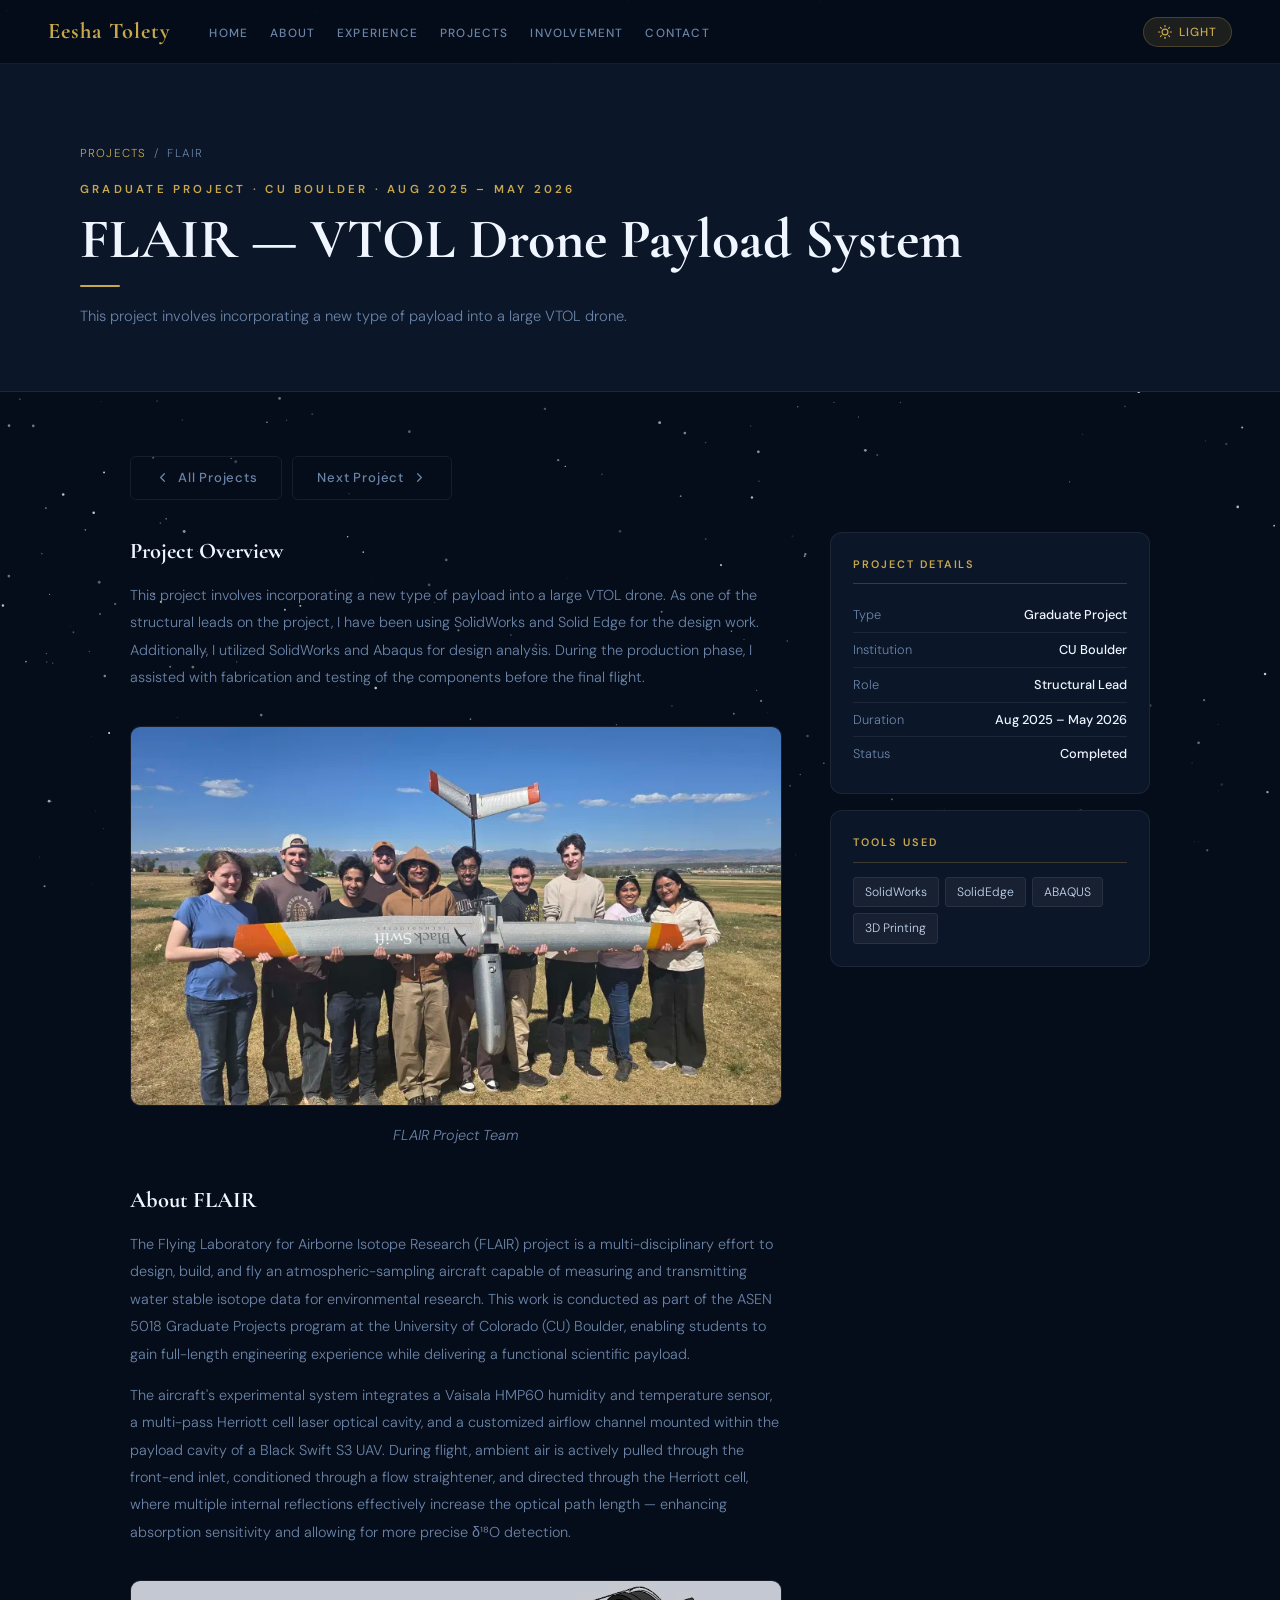
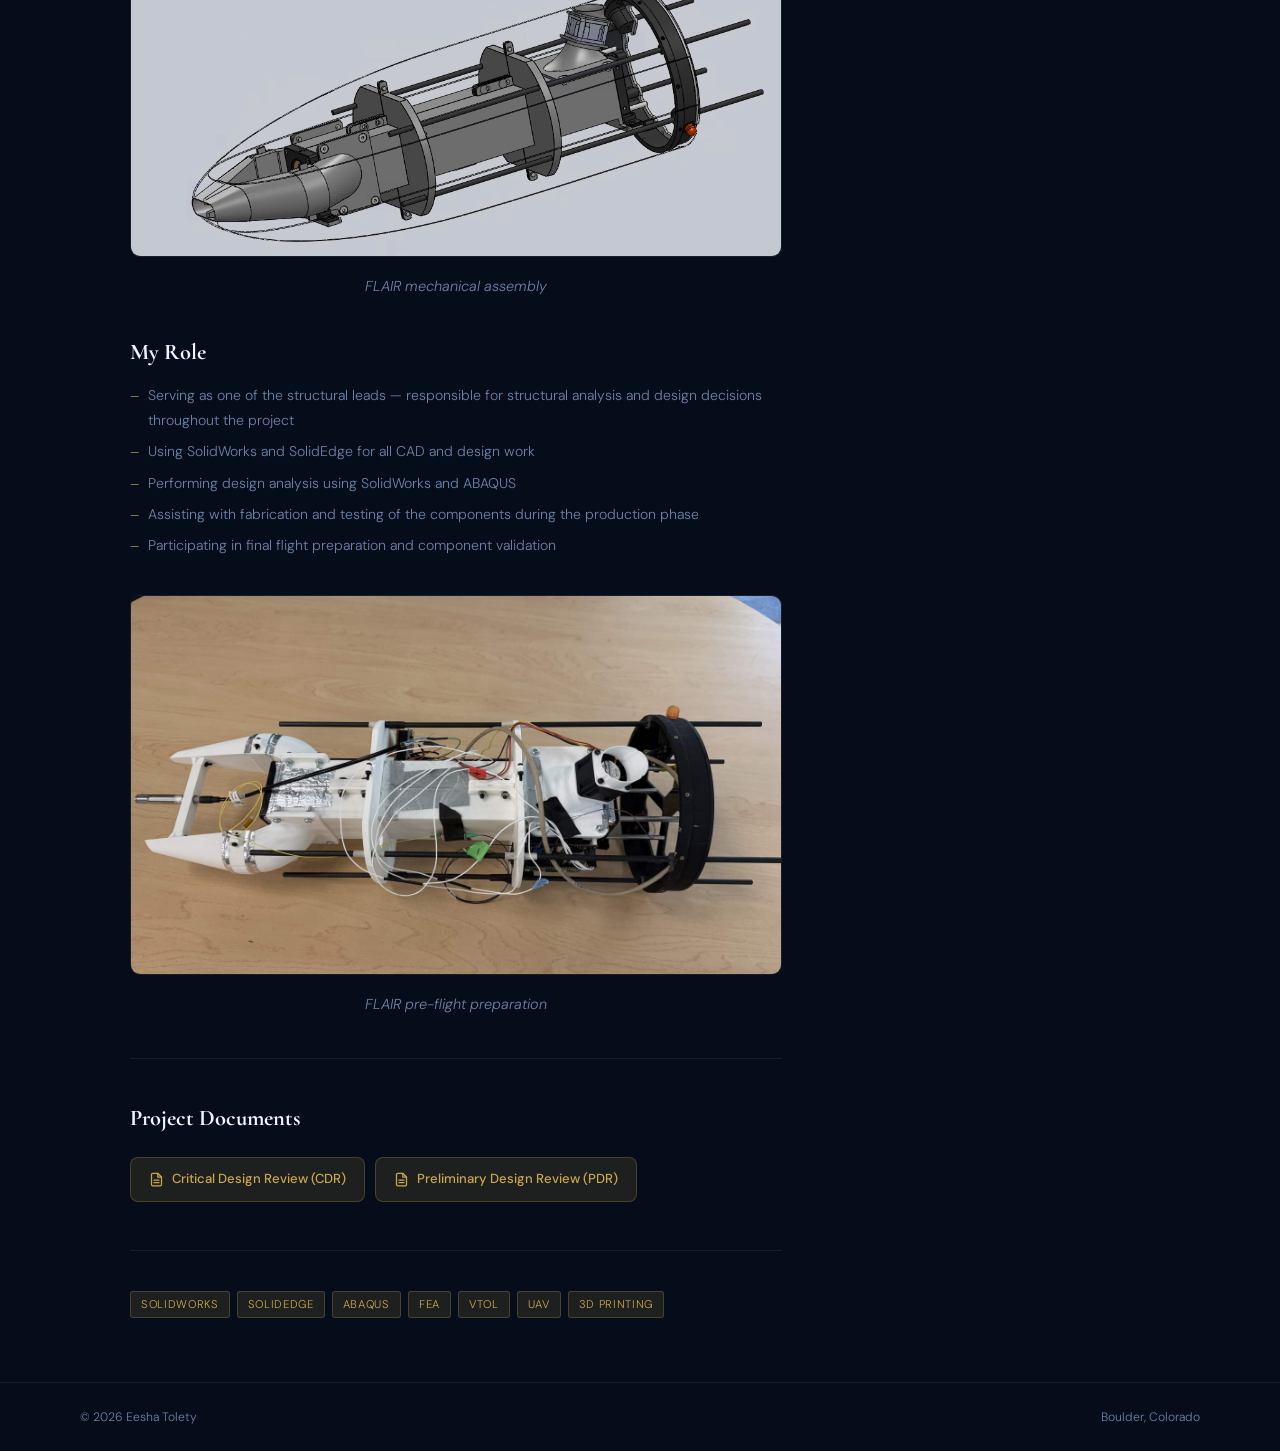
<file: project-flair.html>
<!doctype html>
<html lang="en" data-theme="dark">
  <head>
    <meta charset="UTF-8" />
    <meta name="viewport" content="width=device-width, initial-scale=1.0" />
    <title>FLAIR Project | Eesha Tolety</title>
    <link
      href="https://fonts.googleapis.com/css2?family=Cormorant+Garamond:wght@400;600;700&family=DM+Sans:wght@300;400;500;600&display=swap"
      rel="stylesheet"
    />
    <link rel="stylesheet" href="assets/css/style.css" />
    <link rel="stylesheet" href="assets/css/projects.css" />
  </head>
  <body>
    <canvas id="stars-canvas"></canvas>
    <nav>
      <a class="nav-logo" href="index.html">Eesha Tolety</a>
      <ul class="nav-links">
        <li><a href="index.html">Home</a></li>
        <li><a href="about.html">About</a></li>
        <li><a href="experience.html">Experience</a></li>
        <li><a href="projects.html">Projects</a></li>
        <li><a href="involvement.html">Involvement</a></li>
        <li><a href="contact.html">Contact</a></li>
      </ul>
      <button class="theme-btn" onclick="toggleTheme()">
        <svg id="t-svg" viewBox="0 0 24 24">
          <circle cx="12" cy="12" r="5" />
          <line x1="12" y1="1" x2="12" y2="3" />
          <line x1="12" y1="21" x2="12" y2="23" />
          <line x1="4.22" y1="4.22" x2="5.64" y2="5.64" />
          <line x1="18.36" y1="18.36" x2="19.78" y2="19.78" />
          <line x1="1" y1="12" x2="3" y2="12" />
          <line x1="21" y1="12" x2="23" y2="12" />
          <line x1="4.22" y1="19.78" x2="5.64" y2="18.36" />
          <line x1="18.36" y1="5.64" x2="19.78" y2="4.22" /></svg
        ><span id="t-label">Light</span>
      </button>
    </nav>

    <div class="page-wrap">
      <div class="page-hero">
        <div class="breadcrumb">
          <a href="projects.html">Projects</a><span>/</span><span>FLAIR</span>
        </div>
        <div class="section-label">
          Graduate Project · CU Boulder · Aug 2025 – May 2026
        </div>
        <h1>FLAIR — VTOL Drone Payload System</h1>
        <p>
          This project involves incorporating a new type of payload into a large
          VTOL drone.
        </p>
      </div>

      <div class="page-content">
        <div class="nav-btns">
          <a href="projects.html" class="btn btn-ghost"
            ><svg
              viewBox="0 0 24 24"
              style="
                width: 15px;
                height: 15px;
                stroke: currentColor;
                fill: none;
                stroke-width: 2;
                stroke-linecap: round;
                stroke-linejoin: round;
              "
            >
              <polyline points="15 18 9 12 15 6" /></svg
            >All Projects</a
          >
          <a href="project-mg-major.html" class="btn btn-ghost"
            >Next Project<svg
              viewBox="0 0 24 24"
              style="
                width: 15px;
                height: 15px;
                stroke: currentColor;
                fill: none;
                stroke-width: 2;
                stroke-linecap: round;
                stroke-linejoin: round;
              "
            >
              <polyline points="9 18 15 12 9 6" /></svg
          ></a>
        </div>

        <div class="proj-layout">
          <div class="proj-body">
            <h2>Project Overview</h2>
            <p>
              This project involves incorporating a new type of payload into a
              large VTOL drone. As one of the structural leads on the project, I
              have been using SolidWorks and Solid Edge for the design work.
              Additionally, I utilized SolidWorks and Abaqus for design
              analysis. During the production phase, I assisted with fabrication
              and testing of the components before the final flight.
            </p>

            <!--
          TO ADD IMAGE: replace this placeholder with:
          <img src="assets/img/flair-overview.jpg" alt="FLAIR drone overview" class="proj-img"/>
          <p class="proj-img-caption">FLAIR payload system overview</p>
        -->
            <img
              src="assets/img/group_flair.png"
              alt="FLAIR drone overview"
              class="proj-img"
            />
            <p class="proj-img-caption">FLAIR Project Team</p>

            <h2>About FLAIR</h2>
            <p>
              The Flying Laboratory for Airborne Isotope Research (FLAIR)
              project is a multi-disciplinary effort to design, build, and fly
              an atmospheric-sampling aircraft capable of measuring and
              transmitting water stable isotope data for environmental research.
              This work is conducted as part of the ASEN 5018 Graduate Projects
              program at the University of Colorado (CU) Boulder, enabling
              students to gain full-length engineering experience while
              delivering a functional scientific payload.
            </p>
            <p>
              The aircraft's experimental system integrates a Vaisala HMP60
              humidity and temperature sensor, a multi-pass Herriott cell laser
              optical cavity, and a customized airflow channel mounted within
              the payload cavity of a Black Swift S3 UAV. During flight, ambient
              air is actively pulled through the front-end inlet, conditioned
              through a flow straightener, and directed through the Herriott
              cell, where multiple internal reflections effectively increase the
              optical path length — enhancing absorption sensitivity and
              allowing for more precise δ¹⁸O detection.
            </p>

            <!--
          TO ADD IMAGE: replace this placeholder with:
          <img src="assets/img/flair-assembly.jpg" alt="FLAIR assembly" class="proj-img"/>
          <p class="proj-img-caption">FLAIR mechanical assembly</p>
        -->
            <img
              src="assets/img/final_assebly.png"
              alt="FLAIR assembly"
              class="proj-img"
            />
            <p class="proj-img-caption">FLAIR mechanical assembly</p>

            <h2>My Role</h2>
            <ul>
              <li>
                Serving as one of the structural leads — responsible for
                structural analysis and design decisions throughout the project
              </li>
              <li>
                Using SolidWorks and SolidEdge for all CAD and design work
              </li>
              <li>Performing design analysis using SolidWorks and ABAQUS</li>
              <li>
                Assisting with fabrication and testing of the components during
                the production phase
              </li>
              <li>
                Participating in final flight preparation and component
                validation
              </li>
            </ul>

            <!--
          TO ADD IMAGE: replace this placeholder with:
          <img src="assets/img/flair-flight.jpg" alt="FLAIR flight test" class="proj-img"/>
          <p class="proj-img-caption">FLAIR pre-flight preparation</p>
        -->
            <img
              src="assets/img/final_assem.jpeg"
              alt="FLAIR flight test"
              class="proj-img"
            />
            <p class="proj-img-caption">FLAIR pre-flight preparation</p>

            <div class="divider"></div>

            <h2>Project Documents</h2>
            <!--
          TO ADD PDF: make sure the file is at assets/pdf/FLAIR_CDR.pdf
          The link below will work once you add the file.
        -->
            <a
              href="assets/pdf/Critical Design Review.pdf"
              class="pdf-ref"
              target="_blank"
            >
              <svg viewBox="0 0 24 24">
                <path
                  d="M14 2H6a2 2 0 00-2 2v16a2 2 0 002 2h12a2 2 0 002-2V8z"
                />
                <polyline points="14 2 14 8 20 8" />
                <line x1="16" y1="13" x2="8" y2="13" />
                <line x1="16" y1="17" x2="8" y2="17" />
              </svg>
              Critical Design Review (CDR)
            </a>
            <a href="assets/pdf/PDR.pdf" class="pdf-ref" target="_blank">
              <svg viewBox="0 0 24 24">
                <path
                  d="M14 2H6a2 2 0 00-2 2v16a2 2 0 002 2h12a2 2 0 002-2V8z"
                />
                <polyline points="14 2 14 8 20 8" />
                <line x1="16" y1="13" x2="8" y2="13" />
                <line x1="16" y1="17" x2="8" y2="17" />
              </svg>
              Preliminary Design Review (PDR)
            </a>

            <div class="divider"></div>
            <div class="tags">
              <span class="tag-gold">SolidWorks</span
              ><span class="tag-gold">SolidEdge</span
              ><span class="tag-gold">ABAQUS</span
              ><span class="tag-gold">FEA</span
              ><span class="tag-gold">VTOL</span
              ><span class="tag-gold">UAV</span
              ><span class="tag-gold">3D Printing</span>
            </div>
          </div>

          <div class="sidebar">
            <div class="sidebar-card">
              <h3>Project Details</h3>
              <div class="meta-row">
                <span>Type</span><span>Graduate Project</span>
              </div>
              <div class="meta-row">
                <span>Institution</span><span>CU Boulder</span>
              </div>
              <div class="meta-row">
                <span>Role</span><span>Structural Lead</span>
              </div>
              <div class="meta-row">
                <span>Duration</span><span>Aug 2025 – May 2026</span>
              </div>
              <div class="meta-row">
                <span>Status</span><span>Completed</span>
              </div>
            </div>
            <div class="sidebar-card">
              <h3>Tools Used</h3>
              <div class="tags" style="gap: 6px">
                <span class="tag">SolidWorks</span
                ><span class="tag">SolidEdge</span
                ><span class="tag">ABAQUS</span
                ><span class="tag">3D Printing</span>
              </div>
            </div>
          </div>
        </div>
      </div>
    </div>

    <footer>
      <p>© 2026 Eesha Tolety</p>
      <p>Boulder, Colorado</p>
    </footer>
    <script src="assets/js/main.js"></script>
  </body>
</html>
</file>
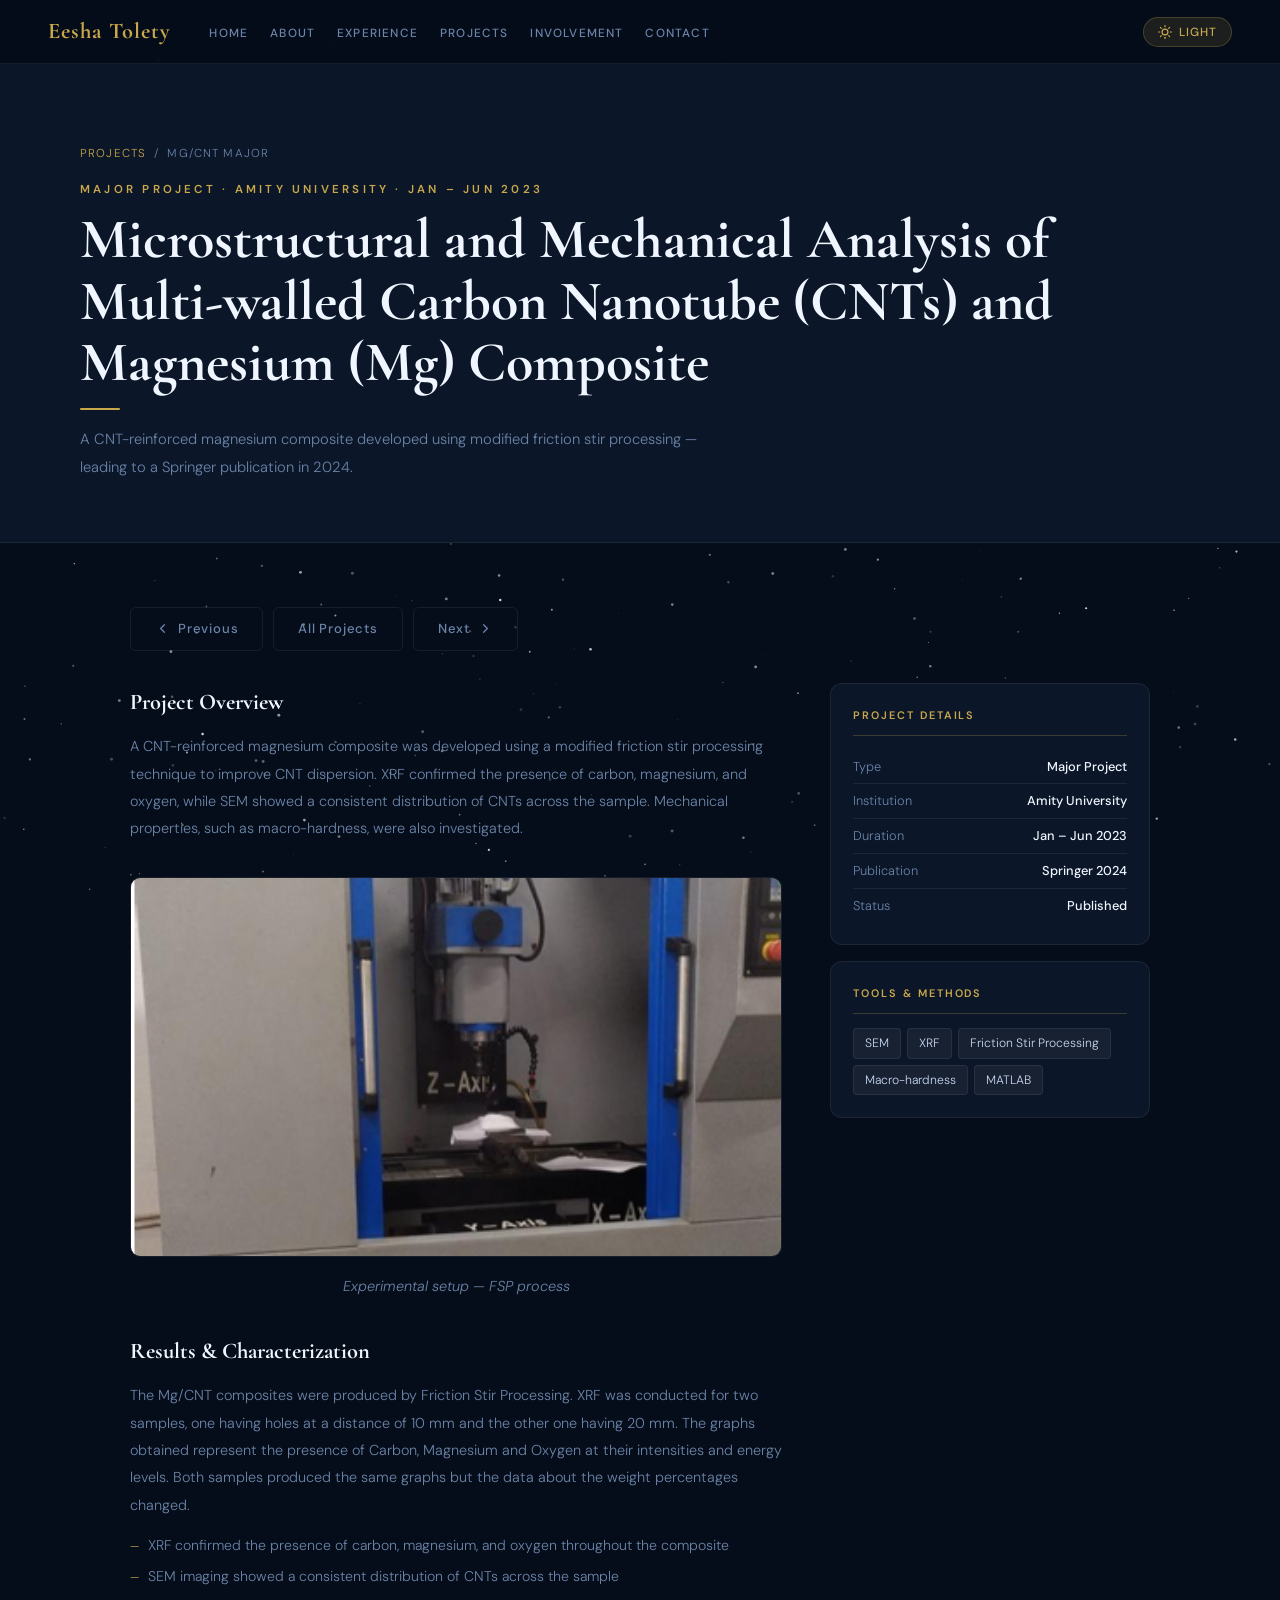
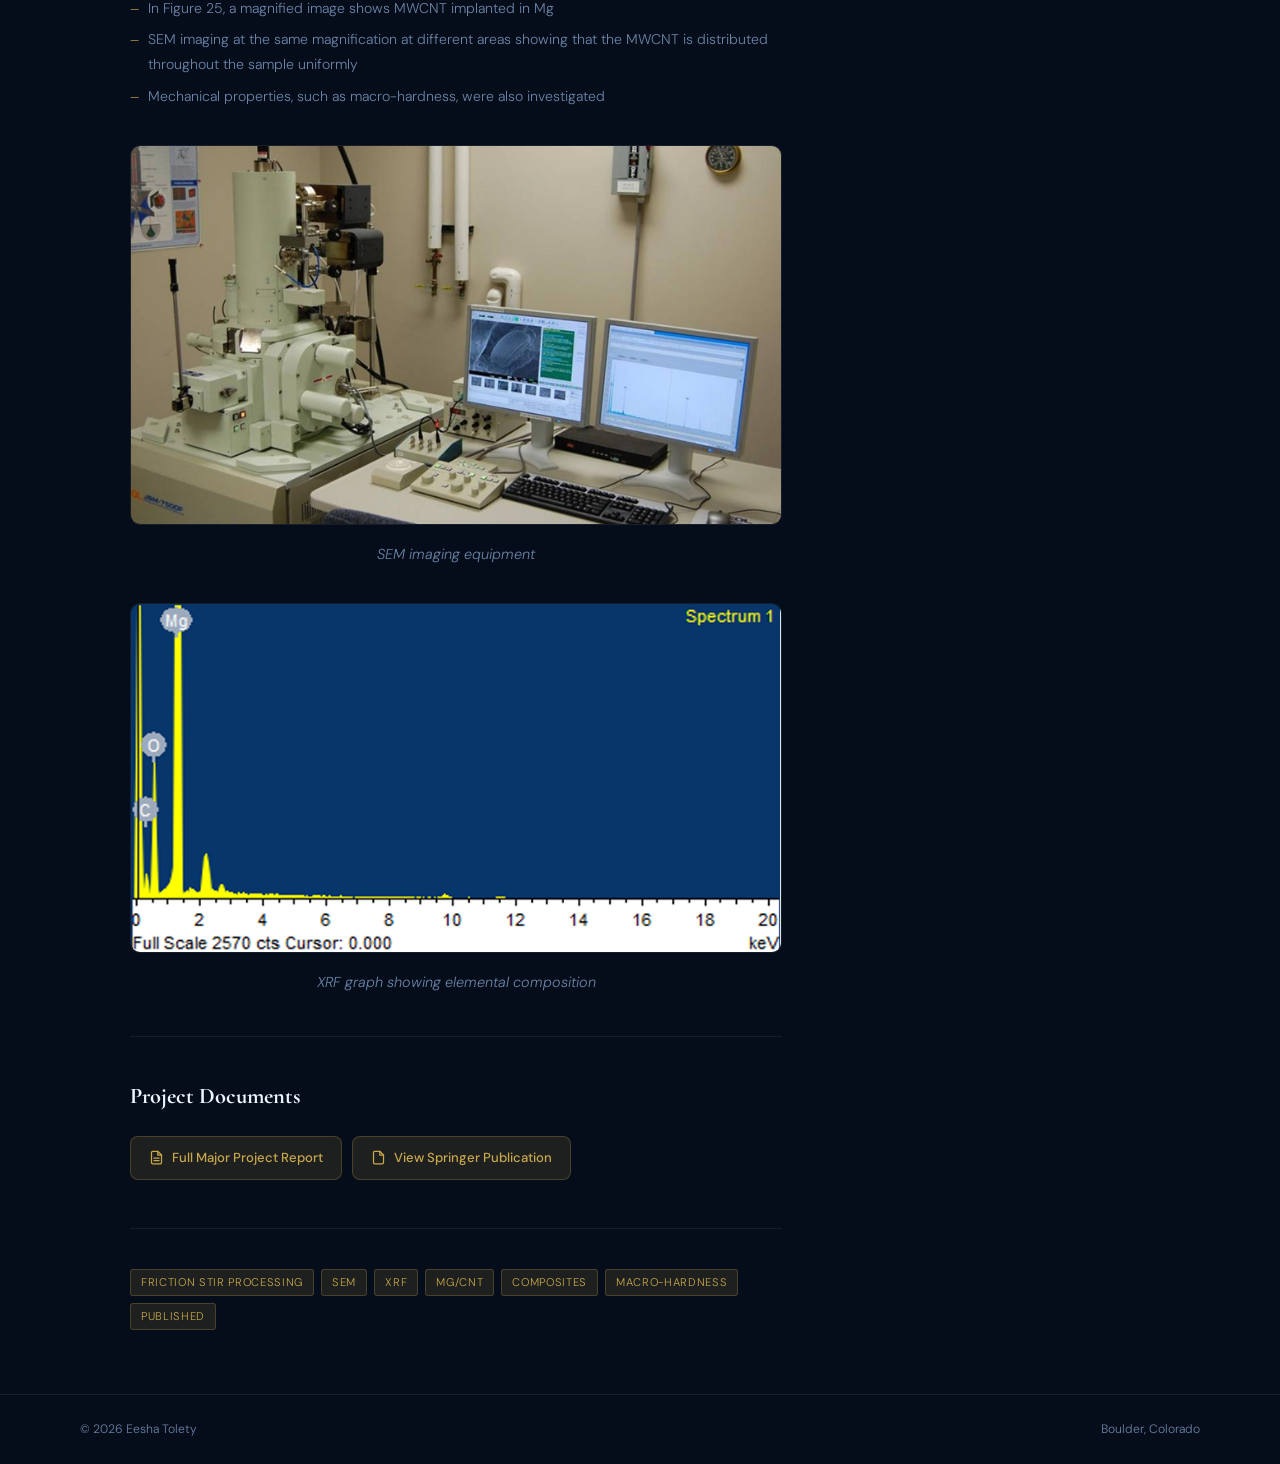
<file: project-mg-major.html>
<!doctype html>
<html lang="en" data-theme="dark">
  <head>
    <meta charset="UTF-8" />
    <meta name="viewport" content="width=device-width, initial-scale=1.0" />
    <title>Mg/CNT Major Project | Eesha Tolety</title>
    <link
      href="https://fonts.googleapis.com/css2?family=Cormorant+Garamond:wght@400;600;700&family=DM+Sans:wght@300;400;500;600&display=swap"
      rel="stylesheet"
    />
    <link rel="stylesheet" href="assets/css/style.css" />
    <link rel="stylesheet" href="assets/css/projects.css" />
  </head>
  <body>
    <canvas id="stars-canvas"></canvas>
    <nav>
      <a class="nav-logo" href="index.html">Eesha Tolety</a>
      <ul class="nav-links">
        <li><a href="index.html">Home</a></li>
        <li><a href="about.html">About</a></li>
        <li><a href="experience.html">Experience</a></li>
        <li><a href="projects.html">Projects</a></li>
        <li><a href="involvement.html">Involvement</a></li>
        <li><a href="contact.html">Contact</a></li>
      </ul>
      <button class="theme-btn" onclick="toggleTheme()">
        <svg id="t-svg" viewBox="0 0 24 24">
          <circle cx="12" cy="12" r="5" />
          <line x1="12" y1="1" x2="12" y2="3" />
          <line x1="12" y1="21" x2="12" y2="23" />
          <line x1="4.22" y1="4.22" x2="5.64" y2="5.64" />
          <line x1="18.36" y1="18.36" x2="19.78" y2="19.78" />
          <line x1="1" y1="12" x2="3" y2="12" />
          <line x1="21" y1="12" x2="23" y2="12" />
          <line x1="4.22" y1="19.78" x2="5.64" y2="18.36" />
          <line x1="18.36" y1="5.64" x2="19.78" y2="4.22" /></svg
        ><span id="t-label">Light</span>
      </button>
    </nav>

    <div class="page-wrap">
      <div class="page-hero">
        <div class="breadcrumb">
          <a href="projects.html">Projects</a><span>/</span
          ><span>Mg/CNT Major</span>
        </div>
        <div class="section-label">
          Major Project · Amity University · Jan – Jun 2023
        </div>
        <h1>
          Microstructural and Mechanical Analysis of Multi-walled Carbon
          Nanotube (CNTs) and Magnesium (Mg) Composite
        </h1>
        <p>
          A CNT-reinforced magnesium composite developed using modified friction
          stir processing — leading to a Springer publication in 2024.
        </p>
      </div>

      <div class="page-content">
        <div class="nav-btns">
          <a href="project-flair.html" class="btn btn-ghost"
            ><svg
              viewBox="0 0 24 24"
              style="
                width: 15px;
                height: 15px;
                stroke: currentColor;
                fill: none;
                stroke-width: 2;
                stroke-linecap: round;
                stroke-linejoin: round;
              "
            >
              <polyline points="15 18 9 12 15 6" /></svg
            >Previous</a
          >
          <a href="projects.html" class="btn btn-ghost">All Projects</a>
          <a href="project-mg-minor.html" class="btn btn-ghost"
            >Next<svg
              viewBox="0 0 24 24"
              style="
                width: 15px;
                height: 15px;
                stroke: currentColor;
                fill: none;
                stroke-width: 2;
                stroke-linecap: round;
                stroke-linejoin: round;
              "
            >
              <polyline points="9 18 15 12 9 6" /></svg
          ></a>
        </div>

        <div class="proj-layout">
          <div class="proj-body">
            <h2>Project Overview</h2>
            <p>
              A CNT-reinforced magnesium composite was developed using a
              modified friction stir processing technique to improve CNT
              dispersion. XRF confirmed the presence of carbon, magnesium, and
              oxygen, while SEM showed a consistent distribution of CNTs across
              the sample. Mechanical properties, such as macro-hardness, were
              also investigated.
            </p>

            <!--
          TO ADD IMAGE: replace this placeholder with:
          <img src="assets/img/mg-major-setup.jpg" alt="FSP experimental setup" class="proj-img"/>
          <p class="proj-img-caption">Experimental setup — FSP process</p>
        -->
            <img
              src="assets/img/major_equip.png"
              alt="FSP experimental setup"
              class="proj-img"
            />
            <p class="proj-img-caption">Experimental setup — FSP process</p>

            <h2>Results & Characterization</h2>
            <p>
              The Mg/CNT composites were produced by Friction Stir Processing.
              XRF was conducted for two samples, one having holes at a distance
              of 10 mm and the other one having 20 mm. The graphs obtained
              represent the presence of Carbon, Magnesium and Oxygen at their
              intensities and energy levels. Both samples produced the same
              graphs but the data about the weight percentages changed.
            </p>
            <ul>
              <li>
                XRF confirmed the presence of carbon, magnesium, and oxygen
                throughout the composite
              </li>
              <li>
                SEM imaging showed a consistent distribution of CNTs across the
                sample
              </li>
              <li>
                In Figure 25, a magnified image shows MWCNT implanted in Mg
              </li>
              <li>
                SEM imaging at the same magnification at different areas showing
                that the MWCNT is distributed throughout the sample uniformly
              </li>
              <li>
                Mechanical properties, such as macro-hardness, were also
                investigated
              </li>
            </ul>

            <!--
          TO ADD IMAGE: replace this placeholder with:
          <img src="assets/img/mg-major-sem.jpg" alt="SEM micrograph" class="proj-img"/>
          <p class="proj-img-caption">SEM images showing uniform CNT distribution across the sample</p>
        -->
            <img
              src="assets/img/major_equip_1.png"
              alt="SEM micrograph"
              class="proj-img"
            />
            <p class="proj-img-caption">SEM imaging equipment</p>

            <!--
          TO ADD IMAGE: replace this placeholder with:
          <img src="assets/img/mg-major-xrf.jpg" alt="XRF graph" class="proj-img"/>
          <p class="proj-img-caption">XRF graph showing elemental composition</p>
        -->
            <img src="assets/img/XRF.png" alt="XRF graph" class="proj-img" />
            <p class="proj-img-caption">
              XRF graph showing elemental composition
            </p>

            <div class="divider"></div>

            <h2>Project Documents</h2>
            <!--
          TO ADD PDF: place the file at assets/pdf/Mg_CNT_Major_Report.pdf
        -->
            <a
              href="assets/pdf/Major_Project.pdf"
              class="pdf-ref"
              target="_blank"
            >
              <svg viewBox="0 0 24 24">
                <path
                  d="M14 2H6a2 2 0 00-2 2v16a2 2 0 002 2h12a2 2 0 002-2V8z"
                />
                <polyline points="14 2 14 8 20 8" />
                <line x1="16" y1="13" x2="8" y2="13" />
                <line x1="16" y1="17" x2="8" y2="17" />
              </svg>
              Full Major Project Report
            </a>
            <a href="publication.html" class="pdf-ref">
              <svg viewBox="0 0 24 24">
                <path
                  d="M14 2H6a2 2 0 00-2 2v16a2 2 0 002 2h12a2 2 0 002-2V8z"
                />
                <polyline points="14 2 14 8 20 8" />
              </svg>
              View Springer Publication
            </a>

            <div class="divider"></div>
            <div class="tags">
              <span class="tag-gold">Friction Stir Processing</span
              ><span class="tag-gold">SEM</span><span class="tag-gold">XRF</span
              ><span class="tag-gold">Mg/CNT</span
              ><span class="tag-gold">Composites</span
              ><span class="tag-gold">Macro-hardness</span
              ><span class="tag-gold">Published</span>
            </div>
          </div>

          <div class="sidebar">
            <div class="sidebar-card">
              <h3>Project Details</h3>
              <div class="meta-row">
                <span>Type</span><span>Major Project</span>
              </div>
              <div class="meta-row">
                <span>Institution</span><span>Amity University</span>
              </div>
              <div class="meta-row">
                <span>Duration</span><span>Jan – Jun 2023</span>
              </div>
              <div class="meta-row">
                <span>Publication</span><span>Springer 2024</span>
              </div>
              <div class="meta-row">
                <span>Status</span><span>Published</span>
              </div>
            </div>
            <div class="sidebar-card">
              <h3>Tools & Methods</h3>
              <div class="tags" style="gap: 6px">
                <span class="tag">SEM</span><span class="tag">XRF</span
                ><span class="tag">Friction Stir Processing</span
                ><span class="tag">Macro-hardness</span
                ><span class="tag">MATLAB</span>
              </div>
            </div>
          </div>
        </div>
      </div>
    </div>

    <footer>
      <p>© 2026 Eesha Tolety</p>
      <p>Boulder, Colorado</p>
    </footer>
    <script src="assets/js/main.js"></script>
  </body>
</html>
</file>
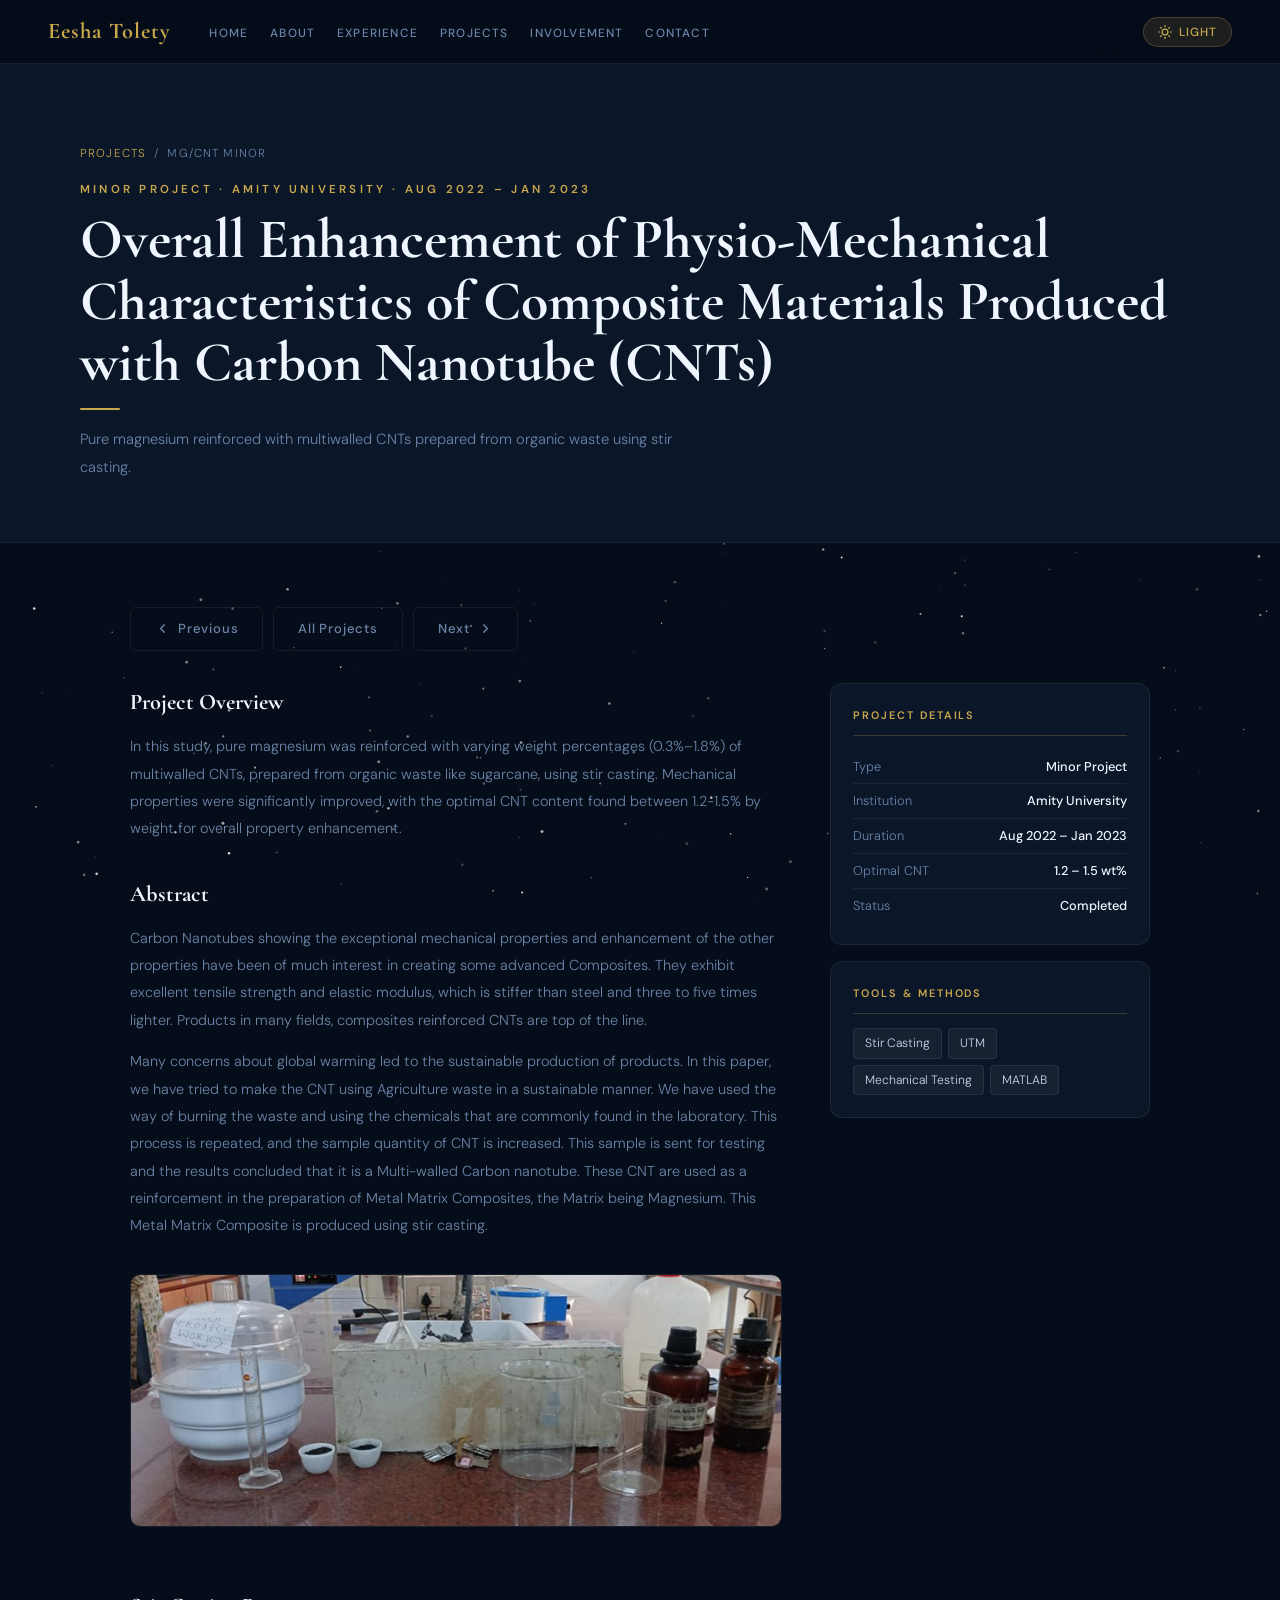
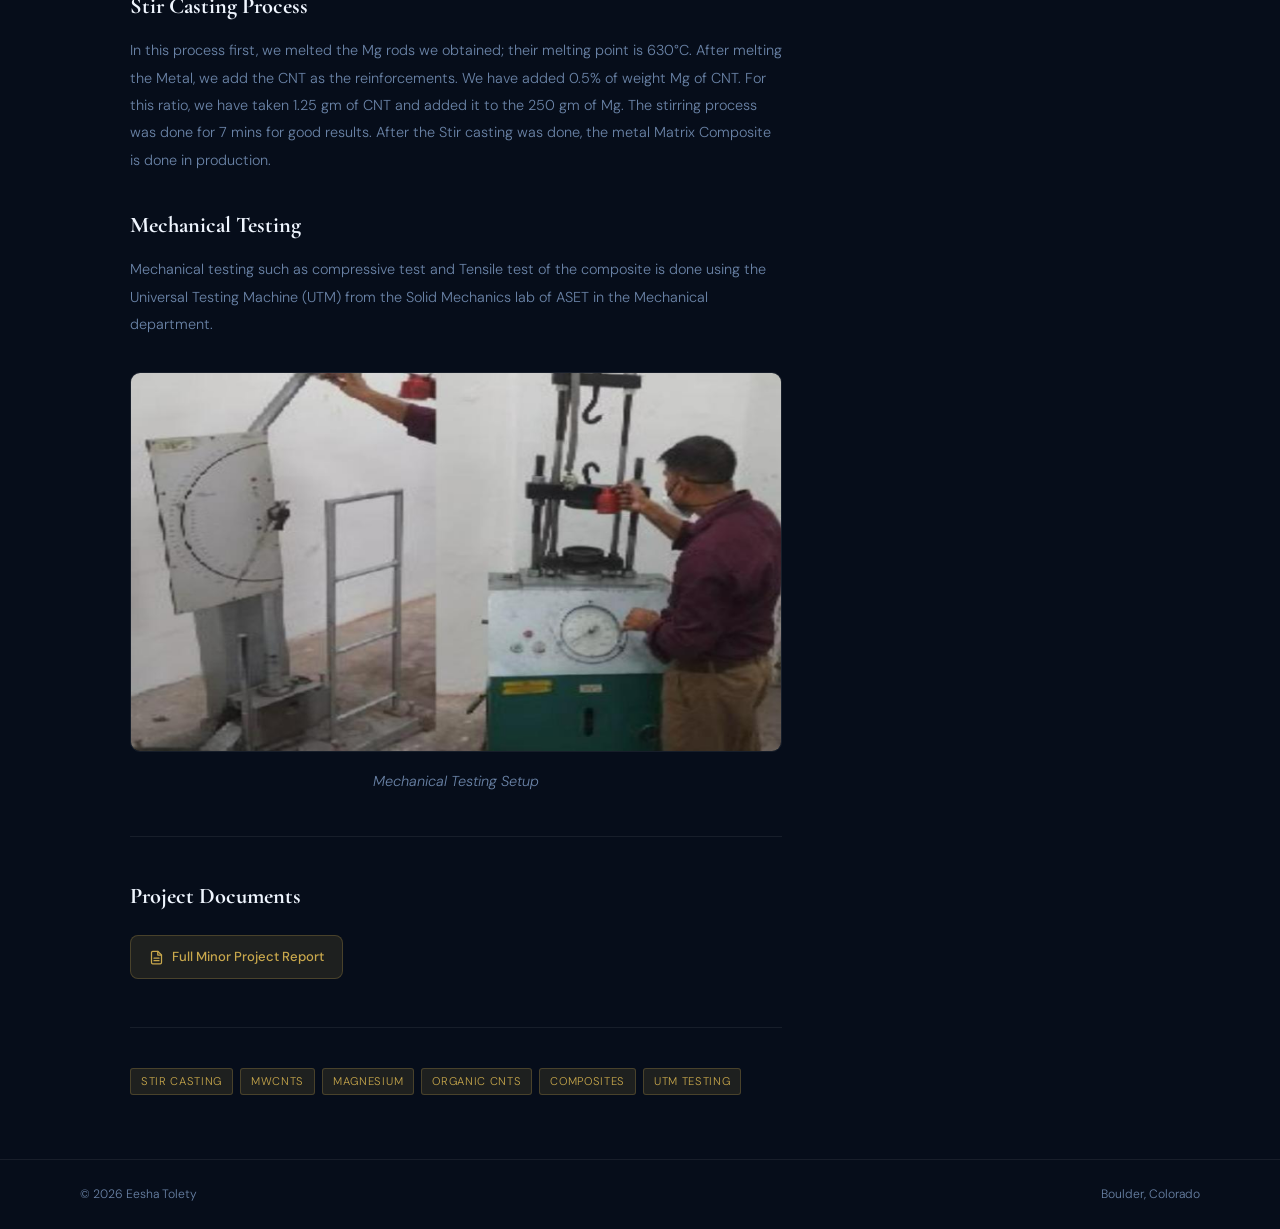
<file: project-mg-minor.html>
<!doctype html>
<html lang="en" data-theme="dark">
  <head>
    <meta charset="UTF-8" />
    <meta name="viewport" content="width=device-width, initial-scale=1.0" />
    <title>Mg/CNT Minor Project | Eesha Tolety</title>
    <link
      href="https://fonts.googleapis.com/css2?family=Cormorant+Garamond:wght@400;600;700&family=DM+Sans:wght@300;400;500;600&display=swap"
      rel="stylesheet"
    />
    <link rel="stylesheet" href="assets/css/style.css" />
    <link rel="stylesheet" href="assets/css/projects.css" />
  </head>
  <body>
    <canvas id="stars-canvas"></canvas>
    <nav>
      <a class="nav-logo" href="index.html">Eesha Tolety</a>
      <ul class="nav-links">
        <li><a href="index.html">Home</a></li>
        <li><a href="about.html">About</a></li>
        <li><a href="experience.html">Experience</a></li>
        <li><a href="projects.html">Projects</a></li>
        <li><a href="involvement.html">Involvement</a></li>
        <li><a href="contact.html">Contact</a></li>
      </ul>
      <button class="theme-btn" onclick="toggleTheme()">
        <svg id="t-svg" viewBox="0 0 24 24">
          <circle cx="12" cy="12" r="5" />
          <line x1="12" y1="1" x2="12" y2="3" />
          <line x1="12" y1="21" x2="12" y2="23" />
          <line x1="4.22" y1="4.22" x2="5.64" y2="5.64" />
          <line x1="18.36" y1="18.36" x2="19.78" y2="19.78" />
          <line x1="1" y1="12" x2="3" y2="12" />
          <line x1="21" y1="12" x2="23" y2="12" />
          <line x1="4.22" y1="19.78" x2="5.64" y2="18.36" />
          <line x1="18.36" y1="5.64" x2="19.78" y2="4.22" /></svg
        ><span id="t-label">Light</span>
      </button>
    </nav>

    <div class="page-wrap">
      <div class="page-hero">
        <div class="breadcrumb">
          <a href="projects.html">Projects</a><span>/</span
          ><span>Mg/CNT Minor</span>
        </div>
        <div class="section-label">
          Minor Project · Amity University · Aug 2022 – Jan 2023
        </div>
        <h1>
          Overall Enhancement of Physio-Mechanical Characteristics of Composite
          Materials Produced with Carbon Nanotube (CNTs)
        </h1>
        <p>
          Pure magnesium reinforced with multiwalled CNTs prepared from organic
          waste using stir casting.
        </p>
      </div>

      <div class="page-content">
        <div class="nav-btns">
          <a href="project-mg-major.html" class="btn btn-ghost"
            ><svg
              viewBox="0 0 24 24"
              style="
                width: 15px;
                height: 15px;
                stroke: currentColor;
                fill: none;
                stroke-width: 2;
                stroke-linecap: round;
                stroke-linejoin: round;
              "
            >
              <polyline points="15 18 9 12 15 6" /></svg
            >Previous</a
          >
          <a href="projects.html" class="btn btn-ghost">All Projects</a>
          <a href="project-fea-cfd.html" class="btn btn-ghost"
            >Next<svg
              viewBox="0 0 24 24"
              style="
                width: 15px;
                height: 15px;
                stroke: currentColor;
                fill: none;
                stroke-width: 2;
                stroke-linecap: round;
                stroke-linejoin: round;
              "
            >
              <polyline points="9 18 15 12 9 6" /></svg
          ></a>
        </div>

        <div class="proj-layout">
          <div class="proj-body">
            <h2>Project Overview</h2>
            <p>
              In this study, pure magnesium was reinforced with varying weight
              percentages (0.3%–1.8%) of multiwalled CNTs, prepared from organic
              waste like sugarcane, using stir casting. Mechanical properties
              were significantly improved, with the optimal CNT content found
              between 1.2-1.5% by weight for overall property enhancement.
            </p>

            <h2>Abstract</h2>
            <p>
              Carbon Nanotubes showing the exceptional mechanical properties and
              enhancement of the other properties have been of much interest in
              creating some advanced Composites. They exhibit excellent tensile
              strength and elastic modulus, which is stiffer than steel and
              three to five times lighter. Products in many fields, composites
              reinforced CNTs are top of the line.
            </p>
            <p>
              Many concerns about global warming led to the sustainable
              production of products. In this paper, we have tried to make the
              CNT using Agriculture waste in a sustainable manner. We have used
              the way of burning the waste and using the chemicals that are
              commonly found in the laboratory. This process is repeated, and
              the sample quantity of CNT is increased. This sample is sent for
              testing and the results concluded that it is a Multi-walled Carbon
              nanotube. These CNT are used as a reinforcement in the preparation
              of Metal Matrix Composites, the Matrix being Magnesium. This Metal
              Matrix Composite is produced using stir casting.
            </p>

            <!--
          TO ADD IMAGE: replace this placeholder with:
          <img src="assets/img/mg-minor-stircasting.jpg" alt="Stir casting process" class="proj-img"/>
          <p class="proj-img-caption">Stir casting process setup</p>
        -->
            <img
              src="assets/img/Minor_setup_1.png"
              alt="Stir casting process"
              class="proj-img"
            />

            <h2>Stir Casting Process</h2>
            <p>
              In this process first, we melted the Mg rods we obtained; their
              melting point is 630°C. After melting the Metal, we add the CNT as
              the reinforcements. We have added 0.5% of weight Mg of CNT. For
              this ratio, we have taken 1.25 gm of CNT and added it to the 250
              gm of Mg. The stirring process was done for 7 mins for good
              results. After the Stir casting was done, the metal Matrix
              Composite is done in production.
            </p>

            <h2>Mechanical Testing</h2>
            <p>
              Mechanical testing such as compressive test and Tensile test of
              the composite is done using the Universal Testing Machine (UTM)
              from the Solid Mechanics lab of ASET in the Mechanical department.
            </p>

            <!--
          TO ADD IMAGE: replace this placeholder with:
          <img src="assets/img/mg-minor-composite.jpg" alt="Composite under microscope" class="proj-img"/>
          <p class="proj-img-caption">Composite under atomic microscope</p>
        -->
            <img
              src="assets/img/minor_mechanical.png"
              alt="Composite under microscope"
              class="proj-img"
            />
            <p class="proj-img-caption">Mechanical Testing Setup</p>
            <div class="divider"></div>

            <h2>Project Documents</h2>
            <!--
          TO ADD PDF: place file at assets/pdf/Mg_CNT_Minor_Report.pdf
        -->
            <a
              href="assets/pdf/Minor_Project.pdf"
              class="pdf-ref"
              target="_blank"
            >
              <svg viewBox="0 0 24 24">
                <path
                  d="M14 2H6a2 2 0 00-2 2v16a2 2 0 002 2h12a2 2 0 002-2V8z"
                />
                <polyline points="14 2 14 8 20 8" />
                <line x1="16" y1="13" x2="8" y2="13" />
                <line x1="16" y1="17" x2="8" y2="17" />
              </svg>
              Full Minor Project Report
            </a>

            <div class="divider"></div>
            <div class="tags">
              <span class="tag-gold">Stir Casting</span
              ><span class="tag-gold">MWCNTs</span
              ><span class="tag-gold">Magnesium</span
              ><span class="tag-gold">Organic CNTs</span
              ><span class="tag-gold">Composites</span
              ><span class="tag-gold">UTM Testing</span>
            </div>
          </div>

          <div class="sidebar">
            <div class="sidebar-card">
              <h3>Project Details</h3>
              <div class="meta-row">
                <span>Type</span><span>Minor Project</span>
              </div>
              <div class="meta-row">
                <span>Institution</span><span>Amity University</span>
              </div>
              <div class="meta-row">
                <span>Duration</span><span>Aug 2022 – Jan 2023</span>
              </div>
              <div class="meta-row">
                <span>Optimal CNT</span><span>1.2 – 1.5 wt%</span>
              </div>
              <div class="meta-row">
                <span>Status</span><span>Completed</span>
              </div>
            </div>
            <div class="sidebar-card">
              <h3>Tools & Methods</h3>
              <div class="tags" style="gap: 6px">
                <span class="tag">Stir Casting</span><span class="tag">UTM</span
                ><span class="tag">Mechanical Testing</span
                ><span class="tag">MATLAB</span>
              </div>
            </div>
          </div>
        </div>
      </div>
    </div>

    <footer>
      <p>© 2026 Eesha Tolety</p>
      <p>Boulder, Colorado</p>
    </footer>
    <script src="assets/js/main.js"></script>
  </body>
</html>
</file>
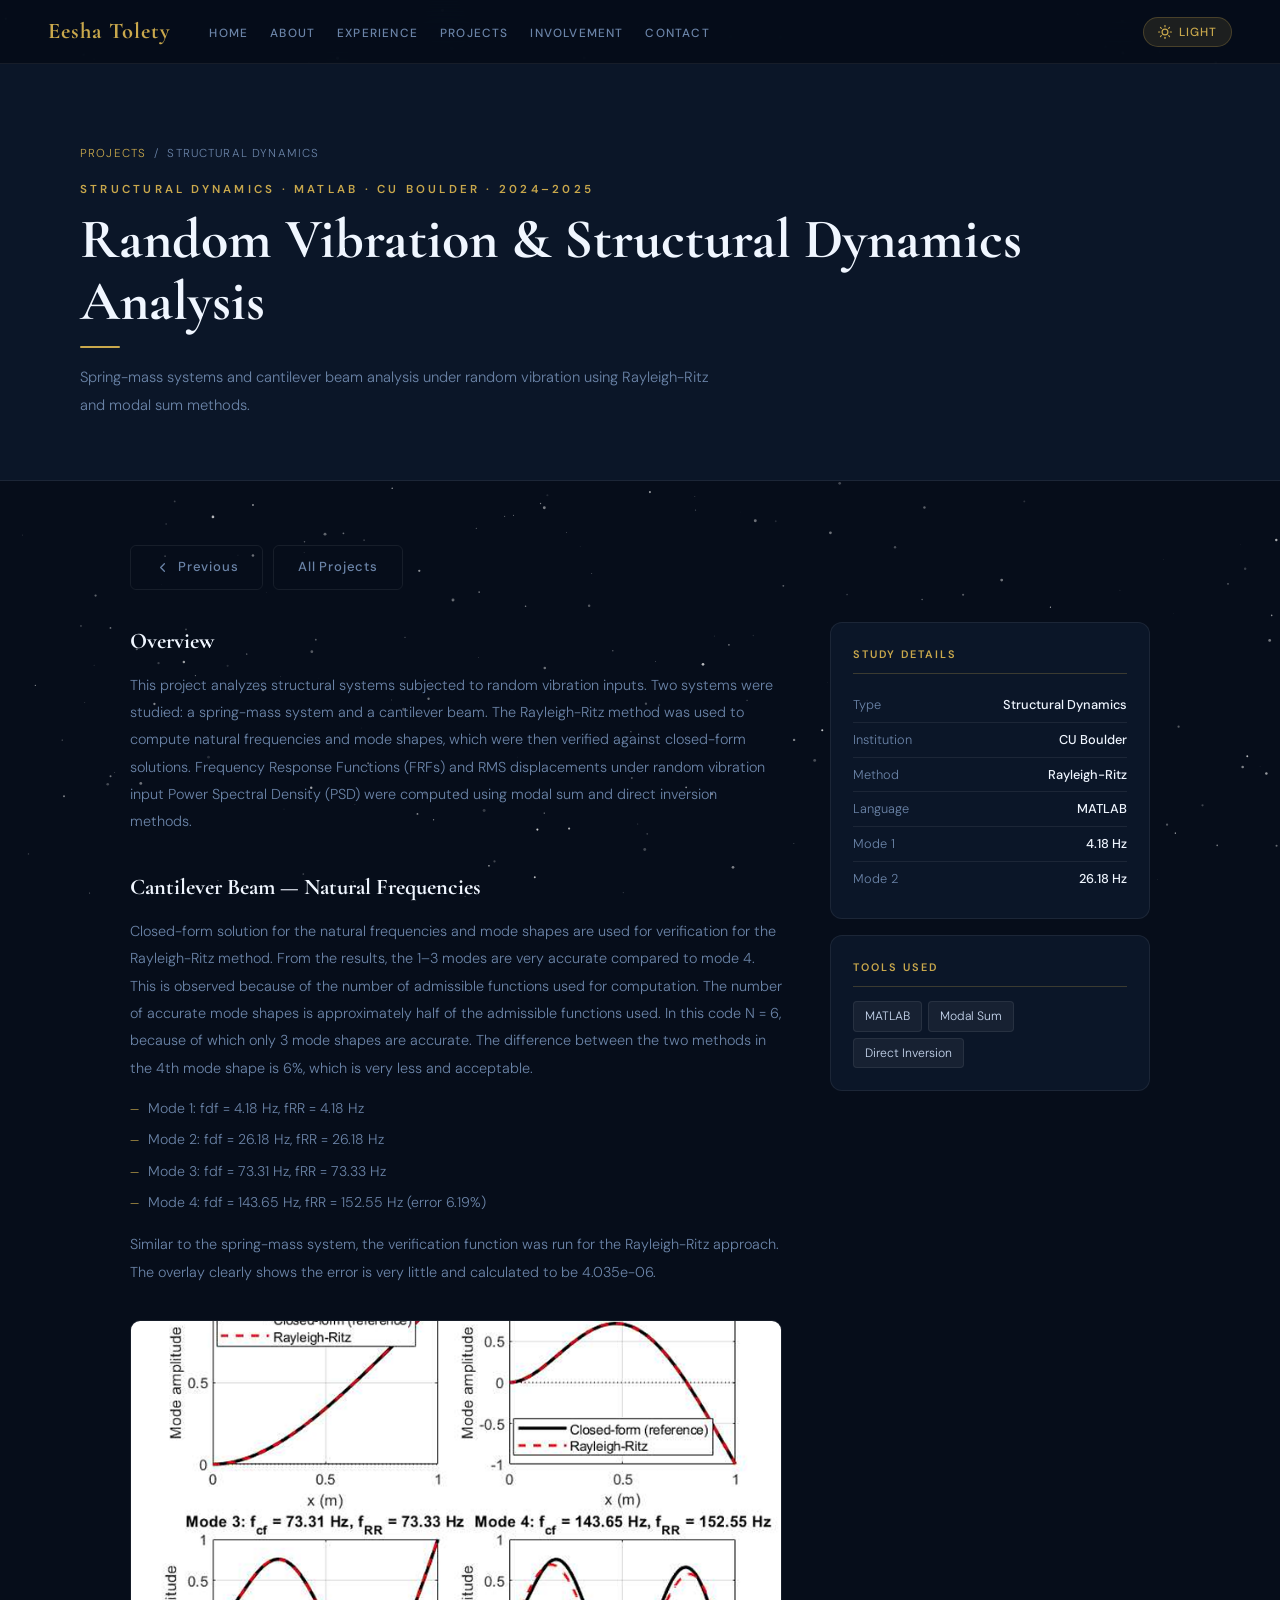
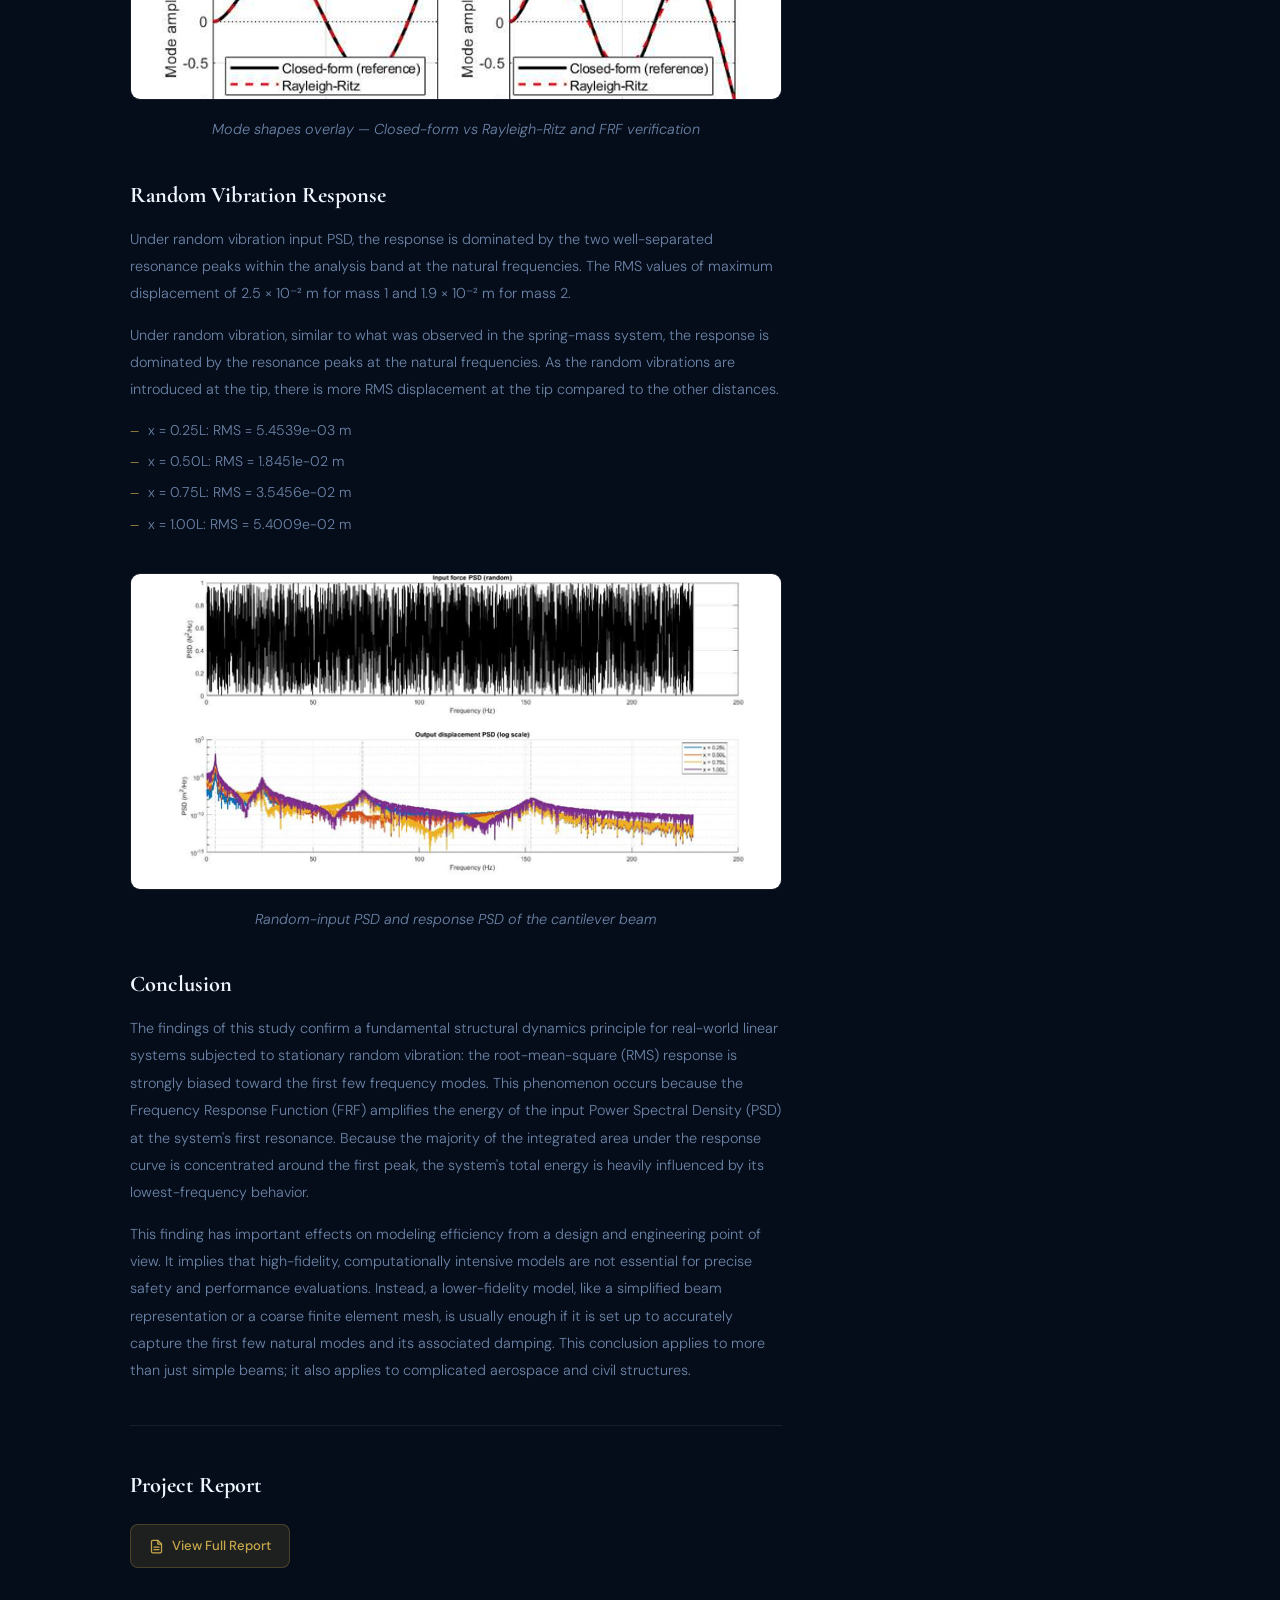
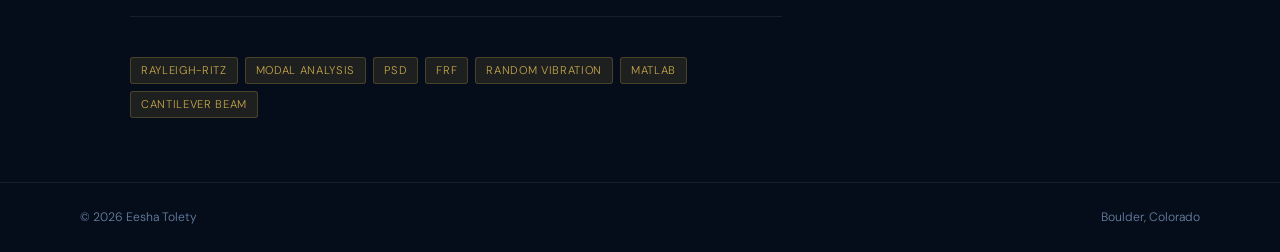
<file: project-random-vibration.html>
<!doctype html>
<html lang="en" data-theme="dark">
  <head>
    <meta charset="UTF-8" />
    <meta name="viewport" content="width=device-width, initial-scale=1.0" />
    <title>Random Vibration Analysis | Eesha Tolety</title>
    <link
      href="https://fonts.googleapis.com/css2?family=Cormorant+Garamond:wght@400;600;700&family=DM+Sans:wght@300;400;500;600&display=swap"
      rel="stylesheet"
    />
    <link rel="stylesheet" href="assets/css/style.css" />
    <link rel="stylesheet" href="assets/css/projects.css" />
  </head>
  <body>
    <canvas id="stars-canvas"></canvas>
    <nav>
      <a class="nav-logo" href="index.html">Eesha Tolety</a>
      <ul class="nav-links">
        <li><a href="index.html">Home</a></li>
        <li><a href="about.html">About</a></li>
        <li><a href="experience.html">Experience</a></li>
        <li><a href="projects.html">Projects</a></li>
        <li><a href="involvement.html">Involvement</a></li>
        <li><a href="contact.html">Contact</a></li>
      </ul>
      <button class="theme-btn" onclick="toggleTheme()">
        <svg id="t-svg" viewBox="0 0 24 24">
          <circle cx="12" cy="12" r="5" />
          <line x1="12" y1="1" x2="12" y2="3" />
          <line x1="12" y1="21" x2="12" y2="23" />
          <line x1="4.22" y1="4.22" x2="5.64" y2="5.64" />
          <line x1="18.36" y1="18.36" x2="19.78" y2="19.78" />
          <line x1="1" y1="12" x2="3" y2="12" />
          <line x1="21" y1="12" x2="23" y2="12" />
          <line x1="4.22" y1="19.78" x2="5.64" y2="18.36" />
          <line x1="18.36" y1="5.64" x2="19.78" y2="4.22" />
        </svg>
        <span id="t-label">Light</span>
      </button>
    </nav>

    <div class="page-wrap">
      <div class="page-hero">
        <div class="breadcrumb">
          <a href="projects.html">Projects</a>
          <span>/</span>
          <span>Structural Dynamics</span>
        </div>
        <div class="section-label">
          Structural Dynamics · MATLAB · CU Boulder · 2024–2025
        </div>
        <h1>Random Vibration & Structural Dynamics Analysis</h1>
        <p>
          Spring-mass systems and cantilever beam analysis under random
          vibration using Rayleigh-Ritz and modal sum methods.
        </p>
      </div>

      <div class="page-content">
        <div class="nav-btns">
          <a href="project-fea-composites.html" class="btn btn-ghost">
            <svg
              viewBox="0 0 24 24"
              style="
                width: 15px;
                height: 15px;
                stroke: currentColor;
                fill: none;
                stroke-width: 2;
                stroke-linecap: round;
                stroke-linejoin: round;
              "
            >
              <polyline points="15 18 9 12 15 6" />
            </svg>
            Previous
          </a>
          <a href="projects.html" class="btn btn-ghost">All Projects</a>
        </div>

        <div class="proj-layout">
          <div class="proj-body">
            <h2>Overview</h2>
            <p>
              This project analyzes structural systems subjected to random
              vibration inputs. Two systems were studied: a spring-mass system
              and a cantilever beam. The Rayleigh-Ritz method was used to
              compute natural frequencies and mode shapes, which were then
              verified against closed-form solutions. Frequency Response
              Functions (FRFs) and RMS displacements under random vibration
              input Power Spectral Density (PSD) were computed using modal sum
              and direct inversion methods.
            </p>

            <h2>Cantilever Beam — Natural Frequencies</h2>
            <p>
              Closed-form solution for the natural frequencies and mode shapes
              are used for verification for the Rayleigh-Ritz method. From the
              results, the 1–3 modes are very accurate compared to mode 4. This
              is observed because of the number of admissible functions used for
              computation. The number of accurate mode shapes is approximately
              half of the admissible functions used. In this code N = 6, because
              of which only 3 mode shapes are accurate. The difference between
              the two methods in the 4th mode shape is 6%, which is very less
              and acceptable.
            </p>
            <ul>
              <li>Mode 1: fdf = 4.18 Hz, fRR = 4.18 Hz</li>
              <li>Mode 2: fdf = 26.18 Hz, fRR = 26.18 Hz</li>
              <li>Mode 3: fdf = 73.31 Hz, fRR = 73.33 Hz</li>
              <li>Mode 4: fdf = 143.65 Hz, fRR = 152.55 Hz (error 6.19%)</li>
            </ul>
            <p>
              Similar to the spring-mass system, the verification function was
              run for the Rayleigh-Ritz approach. The overlay clearly shows the
              error is very little and calculated to be 4.035e-06.
            </p>

            <!--
          Replace with your image:
          
        -->
            <img
              src="assets/img/random_mode.png"
              class="proj-img"
              alt="Mode shapes"
            />
            <p class="proj-img-caption">
              Mode shapes overlay — Closed-form vs Rayleigh-Ritz and FRF
              verification
            </p>

            <h2>Random Vibration Response</h2>
            <p>
              Under random vibration input PSD, the response is dominated by the
              two well-separated resonance peaks within the analysis band at the
              natural frequencies. The RMS values of maximum displacement of 2.5
              × 10⁻² m for mass 1 and 1.9 × 10⁻² m for mass 2.
            </p>
            <p>
              Under random vibration, similar to what was observed in the
              spring-mass system, the response is dominated by the resonance
              peaks at the natural frequencies. As the random vibrations are
              introduced at the tip, there is more RMS displacement at the tip
              compared to the other distances.
            </p>
            <ul>
              <li>x = 0.25L: RMS = 5.4539e-03 m</li>
              <li>x = 0.50L: RMS = 1.8451e-02 m</li>
              <li>x = 0.75L: RMS = 3.5456e-02 m</li>
              <li>x = 1.00L: RMS = 5.4009e-02 m</li>
            </ul>

            <!--
          Replace with your image:
          
        -->
            <img
              src="assets/img/random_final.png"
              class="proj-img"
              alt="PSD response"
            />
            <p class="proj-img-caption">
              Random-input PSD and response PSD of the cantilever beam
            </p>

            <h2>Conclusion</h2>
            <p>
              The findings of this study confirm a fundamental structural
              dynamics principle for real-world linear systems subjected to
              stationary random vibration: the root-mean-square (RMS) response
              is strongly biased toward the first few frequency modes. This
              phenomenon occurs because the Frequency Response Function (FRF)
              amplifies the energy of the input Power Spectral Density (PSD) at
              the system's first resonance. Because the majority of the
              integrated area under the response curve is concentrated around
              the first peak, the system's total energy is heavily influenced by
              its lowest-frequency behavior.
            </p>
            <p>
              This finding has important effects on modeling efficiency from a
              design and engineering point of view. It implies that
              high-fidelity, computationally intensive models are not essential
              for precise safety and performance evaluations. Instead, a
              lower-fidelity model, like a simplified beam representation or a
              coarse finite element mesh, is usually enough if it is set up to
              accurately capture the first few natural modes and its associated
              damping. This conclusion applies to more than just simple beams;
              it also applies to complicated aerospace and civil structures.
            </p>

            <div class="divider"></div>

            <h2>Project Report</h2>
            <a
              href="assets/pdf/random_vibrations.pdf"
              class="pdf-ref"
              target="_blank"
            >
              <svg viewBox="0 0 24 24">
                <path
                  d="M14 2H6a2 2 0 00-2 2v16a2 2 0
            002 2h12a2 2 0 002-2V8z"
                />
                <polyline points="14 2 14 8 20 8" />
                <line x1="16" y1="13" x2="8" y2="13" />
                <line x1="16" y1="17" x2="8" y2="17" />
              </svg>
              View Full Report
            </a>

            <div class="divider"></div>
            <div class="tags">
              <span class="tag-gold">Rayleigh-Ritz</span>
              <span class="tag-gold">Modal Analysis</span>
              <span class="tag-gold">PSD</span>
              <span class="tag-gold">FRF</span>
              <span class="tag-gold">Random Vibration</span>
              <span class="tag-gold">MATLAB</span>
              <span class="tag-gold">Cantilever Beam</span>
            </div>
          </div>

          <div class="sidebar">
            <div class="sidebar-card">
              <h3>Study Details</h3>
              <div class="meta-row">
                <span>Type</span><span>Structural Dynamics</span>
              </div>
              <div class="meta-row">
                <span>Institution</span><span>CU Boulder</span>
              </div>
              <div class="meta-row">
                <span>Method</span><span>Rayleigh-Ritz</span>
              </div>
              <div class="meta-row">
                <span>Language</span><span>MATLAB</span>
              </div>
              <div class="meta-row">
                <span>Mode 1</span><span>4.18 Hz</span>
              </div>
              <div class="meta-row">
                <span>Mode 2</span><span>26.18 Hz</span>
              </div>
            </div>
            <div class="sidebar-card">
              <h3>Tools Used</h3>
              <div class="tags" style="gap: 6px">
                <span class="tag">MATLAB</span>
                <span class="tag">Modal Sum</span>
                <span class="tag">Direct Inversion</span>
              </div>
            </div>
          </div>
        </div>
      </div>
    </div>

    <footer>
      <p>© 2026 Eesha Tolety</p>
      <p>Boulder, Colorado</p>
    </footer>
    <script src="assets/js/main.js"></script>
  </body>
</html>
</file>
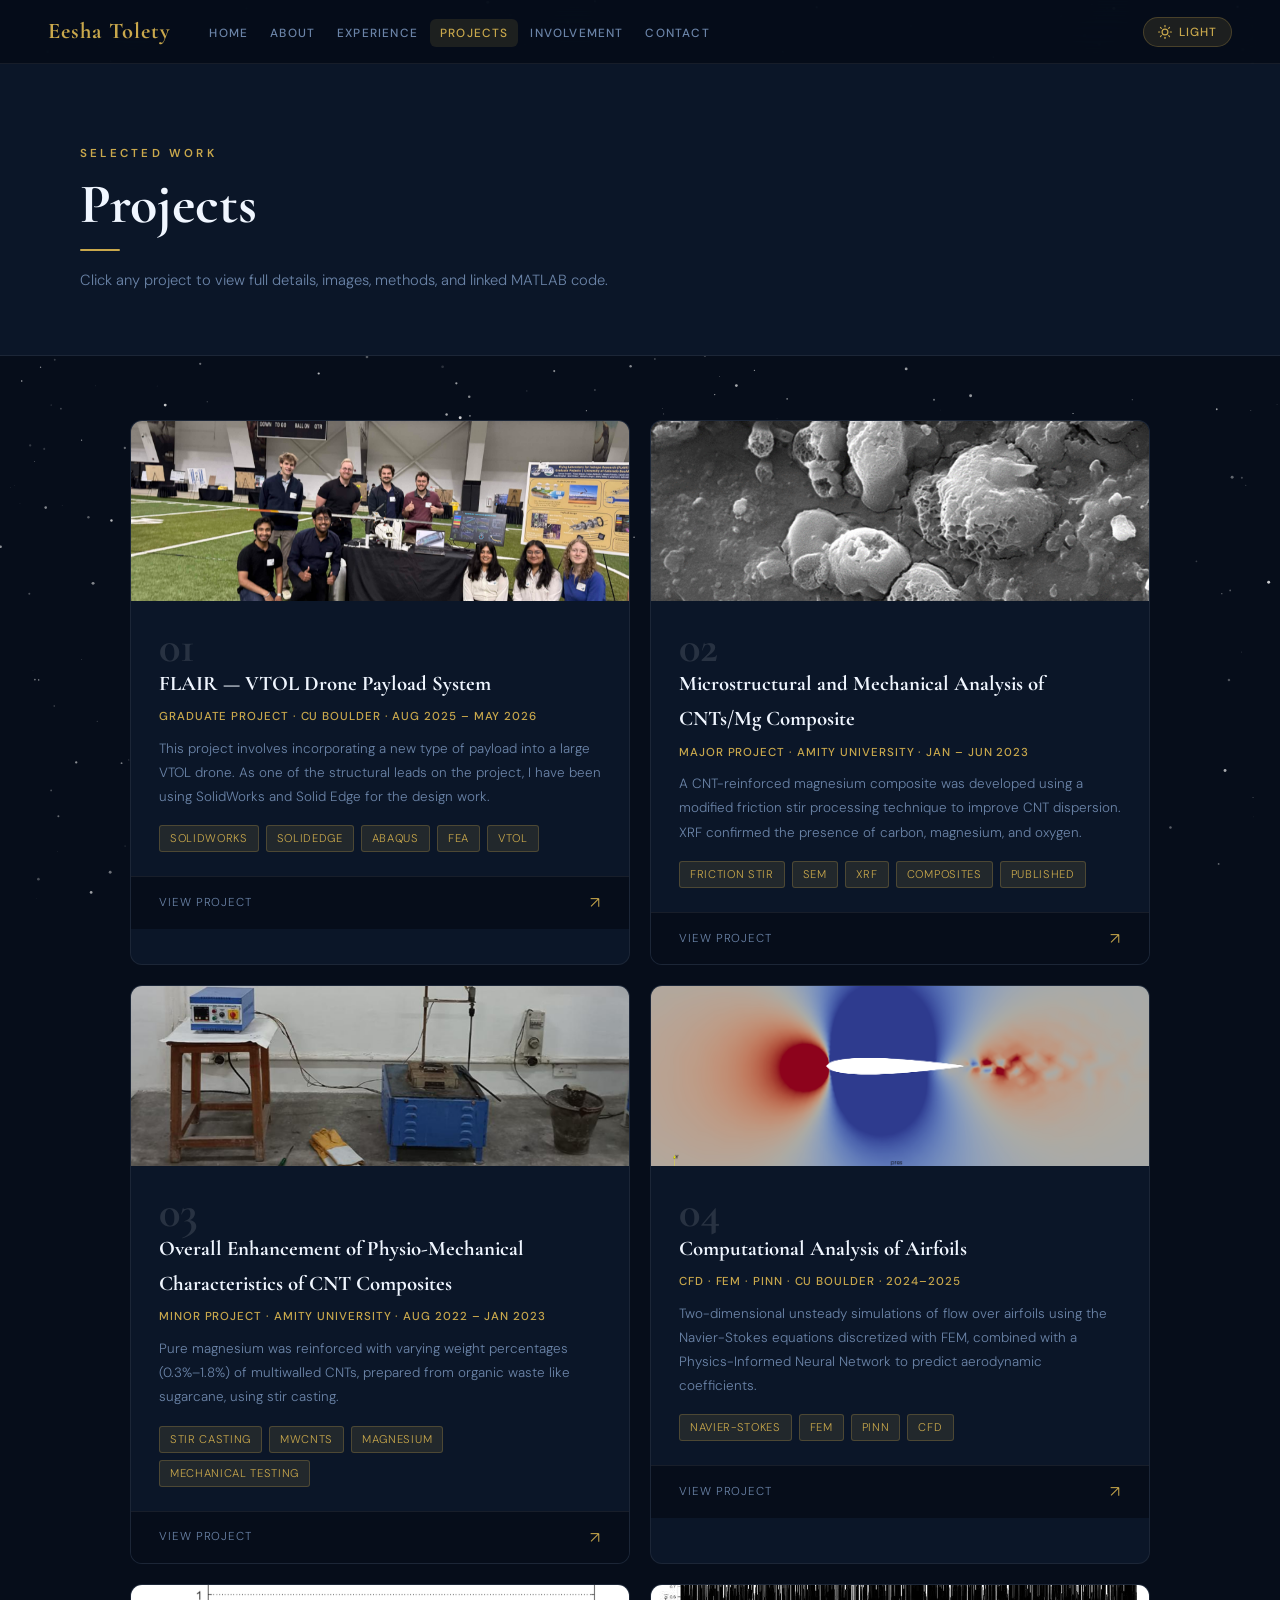
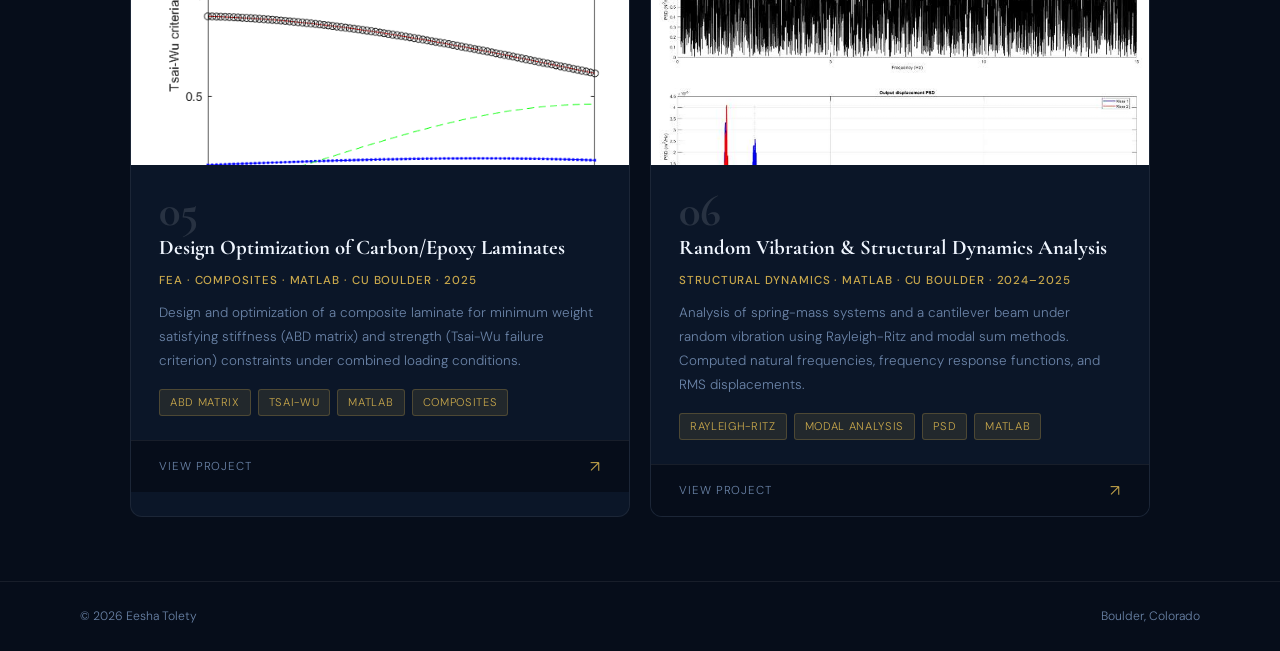
<file: projects.html>
<!doctype html>
<html lang="en" data-theme="dark">
  <head>
    <meta charset="UTF-8" />
    <meta name="viewport" content="width=device-width, initial-scale=1.0" />
    <title>Projects | Eesha Tolety</title>
    <link
      href="https://fonts.googleapis.com/css2?family=Cormorant+Garamond:wght@400;600;700&family=DM+Sans:wght@300;400;500;600&display=swap"
      rel="stylesheet"
    />
    <link rel="stylesheet" href="assets/css/style.css" />
    <link rel="stylesheet" href="assets/css/projects.css" />
    <style>
      .projects-grid {
        display: grid;
        grid-template-columns: repeat(2, 1fr);
        gap: 20px;
      }
      .proj-card {
        background: var(--bg2);
        border: 1px solid var(--border);
        border-radius: 12px;
        overflow: hidden;
        transition: all 0.25s;
        text-decoration: none;
        display: block;
        position: relative;
      }
      .proj-card::before {
        content: "";
        position: absolute;
        top: 0;
        left: 0;
        right: 0;
        height: 2px;
        background: linear-gradient(to right, var(--gold), transparent);
        transform: scaleX(0);
        transform-origin: left;
        transition: transform 0.3s;
      }
      .proj-card:hover {
        border-color: var(--border-gold);
        transform: translateY(-4px);
      }
      .proj-card:hover::before {
        transform: scaleX(1);
      }
      .proj-card-img {
        width: 100%;
        height: 180px;
        object-fit: cover;
        display: block;
      }
      .proj-inner {
        padding: 24px 28px;
      }
      .proj-num {
        font-family: "Cormorant Garamond", serif;
        font-size: 2.8rem;
        font-weight: 700;
        color: var(--gold-dim);
        line-height: 1;
        margin-bottom: -4px;
        filter: brightness(4);
      }
      [data-theme="light"] .proj-num {
        filter: brightness(0.7);
      }
      .proj-title {
        font-family: "Cormorant Garamond", serif;
        font-size: 1.3rem;
        font-weight: 700;
        color: var(--text-bright);
        margin-bottom: 6px;
      }
      .proj-meta-label {
        font-size: 0.72rem;
        color: var(--gold);
        letter-spacing: 0.08em;
        text-transform: uppercase;
        margin-bottom: 10px;
        font-weight: 500;
      }
      .proj-desc {
        font-size: 0.84rem;
        color: var(--text-muted);
        line-height: 1.8;
        margin-bottom: 16px;
      }
      .proj-footer {
        display: flex;
        align-items: center;
        justify-content: space-between;
        padding: 12px 28px;
        border-top: 1px solid var(--border);
        background: var(--bg);
      }
      .proj-footer span {
        font-size: 0.72rem;
        color: var(--text-muted);
        letter-spacing: 0.08em;
        text-transform: uppercase;
      }
      .proj-footer .arrow {
        color: var(--gold);
        font-size: 1rem;
        transition: transform 0.2s;
      }
      .proj-card:hover .arrow {
        transform: translate(3px, -3px);
      }
      .code-note {
        background: var(--bg2);
        border: 1px solid var(--border-gold);
        border-radius: 10px;
        padding: 20px 24px;
        display: flex;
        align-items: center;
        gap: 16px;
        margin-top: 40px;
      }
      .code-note svg {
        width: 20px;
        height: 20px;
        min-width: 20px;
        stroke: var(--gold);
        fill: none;
        stroke-width: 1.8;
        stroke-linecap: round;
        stroke-linejoin: round;
      }
      .code-note p {
        font-size: 0.84rem;
        color: var(--text-muted);
        line-height: 1.7;
      }
      .code-note strong {
        color: var(--gold);
      }
      /* Card image placeholder */
      .card-img-placeholder {
        width: 100%;
        height: 180px;
        background: var(--bg3);
        border-bottom: 1px solid var(--border);
        display: flex;
        flex-direction: column;
        align-items: center;
        justify-content: center;
        gap: 8px;
        color: var(--text-muted);
      }
      .card-img-placeholder svg {
        width: 28px;
        height: 28px;
        stroke: var(--border-gold);
        fill: none;
        stroke-width: 1.5;
        stroke-linecap: round;
        stroke-linejoin: round;
      }
      .card-img-placeholder span {
        font-size: 0.72rem;
        text-align: center;
        line-height: 1.5;
      }
      .card-img-placeholder code {
        font-family: monospace;
        font-size: 0.68rem;
        color: var(--gold);
        background: var(--gold-dim);
        padding: 2px 6px;
        border-radius: 3px;
      }
      @media (max-width: 900px) {
        .projects-grid {
          grid-template-columns: 1fr;
        }
      }
    </style>
  </head>
  <body>
    <canvas id="stars-canvas"></canvas>
    <nav>
      <a class="nav-logo" href="index.html">Eesha Tolety</a>
      <ul class="nav-links">
        <li><a href="index.html">Home</a></li>
        <li><a href="about.html">About</a></li>
        <li><a href="experience.html">Experience</a></li>
        <li><a href="projects.html">Projects</a></li>
        <li><a href="involvement.html">Involvement</a></li>
        <li><a href="contact.html">Contact</a></li>
      </ul>
      <button class="theme-btn" onclick="toggleTheme()">
        <svg id="t-svg" viewBox="0 0 24 24">
          <circle cx="12" cy="12" r="5" />
          <line x1="12" y1="1" x2="12" y2="3" />
          <line x1="12" y1="21" x2="12" y2="23" />
          <line x1="4.22" y1="4.22" x2="5.64" y2="5.64" />
          <line x1="18.36" y1="18.36" x2="19.78" y2="19.78" />
          <line x1="1" y1="12" x2="3" y2="12" />
          <line x1="21" y1="12" x2="23" y2="12" />
          <line x1="4.22" y1="19.78" x2="5.64" y2="18.36" />
          <line x1="18.36" y1="5.64" x2="19.78" y2="4.22" /></svg
        ><span id="t-label">Light</span>
      </button>
    </nav>

    <div class="page-wrap">
      <div class="page-hero">
        <div class="section-label">Selected Work</div>
        <h1>Projects</h1>
        <p>
          Click any project to view full details, images, methods, and linked
          MATLAB code.
        </p>
      </div>
      <div class="page-content">
        <div class="projects-grid">
          <!-- PROJECT 1: FLAIR -->
          <a href="project-flair.html" class="proj-card">
            <!--
          TO ADD IMAGE: replace the div below with:
          <img src="assets/img/flair-cover.jpg" alt="FLAIR project" class="proj-card-img"/>
        -->
            <img
              src="assets/img/FLAIR_Main.jpg"
              alt="FLAIR project"
              class="proj-card-img"
            />
            <div class="proj-inner">
              <div class="proj-num">01</div>
              <div class="proj-title">FLAIR — VTOL Drone Payload System</div>
              <div class="proj-meta-label">
                Graduate Project · CU Boulder · Aug 2025 – May 2026
              </div>
              <p class="proj-desc">
                This project involves incorporating a new type of payload into a
                large VTOL drone. As one of the structural leads on the project,
                I have been using SolidWorks and Solid Edge for the design work.
              </p>
              <div class="tags">
                <span class="tag-gold">SolidWorks</span
                ><span class="tag-gold">SolidEdge</span
                ><span class="tag-gold">ABAQUS</span
                ><span class="tag-gold">FEA</span
                ><span class="tag-gold">VTOL</span>
              </div>
            </div>
            <div class="proj-footer">
              <span>View Project</span><span class="arrow">↗</span>
            </div>
          </a>

          <!-- PROJECT 2: Mg/CNT MAJOR -->
          <a href="project-mg-major.html" class="proj-card">
            <!--
          TO ADD IMAGE: replace the div below with:
          <img src="assets/img/mg-major-cover.jpg" alt="Mg/CNT Major project" class="proj-card-img"/>
        -->
            <img
              src="assets/img/Major_Main.png"
              alt="Mg/CNT Major project"
              class="proj-card-img"
            />

            <div class="proj-inner">
              <div class="proj-num">02</div>
              <div class="proj-title">
                Microstructural and Mechanical Analysis of CNTs/Mg Composite
              </div>
              <div class="proj-meta-label">
                Major Project · Amity University · Jan – Jun 2023
              </div>
              <p class="proj-desc">
                A CNT-reinforced magnesium composite was developed using a
                modified friction stir processing technique to improve CNT
                dispersion. XRF confirmed the presence of carbon, magnesium, and
                oxygen.
              </p>
              <div class="tags">
                <span class="tag-gold">Friction Stir</span
                ><span class="tag-gold">SEM</span
                ><span class="tag-gold">XRF</span
                ><span class="tag-gold">Composites</span
                ><span class="tag-gold">Published</span>
              </div>
            </div>
            <div class="proj-footer">
              <span>View Project</span><span class="arrow">↗</span>
            </div>
          </a>

          <!-- PROJECT 3: Mg/CNT MINOR -->
          <a href="project-mg-minor.html" class="proj-card">
            <!--
          TO ADD IMAGE: replace the div below with:
          <img src="assets/img/mg-minor-cover.jpg" alt="Mg/CNT Minor project" class="proj-card-img"/>
        -->
            <img
              src="assets/img/minor_setup.png"
              alt="Mg/CNT Minor project"
              class="proj-card-img"
            />
            <div class="proj-inner">
              <div class="proj-num">03</div>
              <div class="proj-title">
                Overall Enhancement of Physio-Mechanical Characteristics of CNT
                Composites
              </div>
              <div class="proj-meta-label">
                Minor Project · Amity University · Aug 2022 – Jan 2023
              </div>
              <p class="proj-desc">
                Pure magnesium was reinforced with varying weight percentages
                (0.3%–1.8%) of multiwalled CNTs, prepared from organic waste
                like sugarcane, using stir casting.
              </p>
              <div class="tags">
                <span class="tag-gold">Stir Casting</span
                ><span class="tag-gold">MWCNTs</span
                ><span class="tag-gold">Magnesium</span
                ><span class="tag-gold">Mechanical Testing</span>
              </div>
            </div>
            <div class="proj-footer">
              <span>View Project</span><span class="arrow">↗</span>
            </div>
          </a>

          <!-- CFD: AIRFOILS -->
          <a href="project-cfd-airfoils.html" class="proj-card">
            <img
              src="assets/img/CFD_Main.png"
              alt="Mg/CNT Minor project"
              class="proj-card-img"
            />
            <div class="proj-inner">
              <div class="proj-num">04</div>
              <div class="proj-title">Computational Analysis of Airfoils</div>
              <div class="proj-meta-label">
                CFD · FEM · PINN · CU Boulder · 2024–2025
              </div>
              <p class="proj-desc">
                Two-dimensional unsteady simulations of flow over airfoils using
                the Navier-Stokes equations discretized with FEM, combined with
                a Physics-Informed Neural Network to predict aerodynamic
                coefficients.
              </p>
              <div class="tags">
                <span class="tag-gold">Navier-Stokes</span>
                <span class="tag-gold">FEM</span>
                <span class="tag-gold">PINN</span>
                <span class="tag-gold">CFD</span>
              </div>
            </div>
            <div class="proj-footer">
              <span>View Project</span><span class="arrow">↗</span>
            </div>
          </a>

          <!-- FEA: COMPOSITE LAMINATES -->
          <a href="project-fea-composites.html" class="proj-card">
            <img
              src="assets/img/Composites_1.png"
              alt="Mg/CNT Minor project"
              class="proj-card-img"
            />
            <div class="proj-inner">
              <div class="proj-num">05</div>
              <div class="proj-title">
                Design Optimization of Carbon/Epoxy Laminates
              </div>
              <div class="proj-meta-label">
                FEA · Composites · MATLAB · CU Boulder · 2025
              </div>
              <p class="proj-desc">
                Design and optimization of a composite laminate for minimum
                weight satisfying stiffness (ABD matrix) and strength (Tsai-Wu
                failure criterion) constraints under combined loading
                conditions.
              </p>
              <div class="tags">
                <span class="tag-gold">ABD Matrix</span>
                <span class="tag-gold">Tsai-Wu</span>
                <span class="tag-gold">MATLAB</span>
                <span class="tag-gold">Composites</span>
              </div>
            </div>
            <div class="proj-footer">
              <span>View Project</span><span class="arrow">↗</span>
            </div>
          </a>

          <!-- STRUCTURAL DYNAMICS -->
          <a href="project-random-vibration.html" class="proj-card">
            <img
              src="assets/img/random_main.png"
              alt="Mg/CNT Minor project"
              class="proj-card-img"
            />
            <div class="proj-inner">
              <div class="proj-num">06</div>
              <div class="proj-title">
                Random Vibration & Structural Dynamics Analysis
              </div>
              <div class="proj-meta-label">
                Structural Dynamics · MATLAB · CU Boulder · 2024–2025
              </div>
              <p class="proj-desc">
                Analysis of spring-mass systems and a cantilever beam under
                random vibration using Rayleigh-Ritz and modal sum methods.
                Computed natural frequencies, frequency response functions, and
                RMS displacements.
              </p>
              <div class="tags">
                <span class="tag-gold">Rayleigh-Ritz</span>
                <span class="tag-gold">Modal Analysis</span>
                <span class="tag-gold">PSD</span>
                <span class="tag-gold">MATLAB</span>
              </div>
            </div>
            <div class="proj-footer">
              <span>View Project</span><span class="arrow">↗</span>
            </div>
          </a>
        </div>
      </div>
    </div>

    <footer>
      <p>© 2026 Eesha Tolety</p>
      <p>Boulder, Colorado</p>
    </footer>
    <script src="assets/js/main.js"></script>
  </body>
</html>
</file>
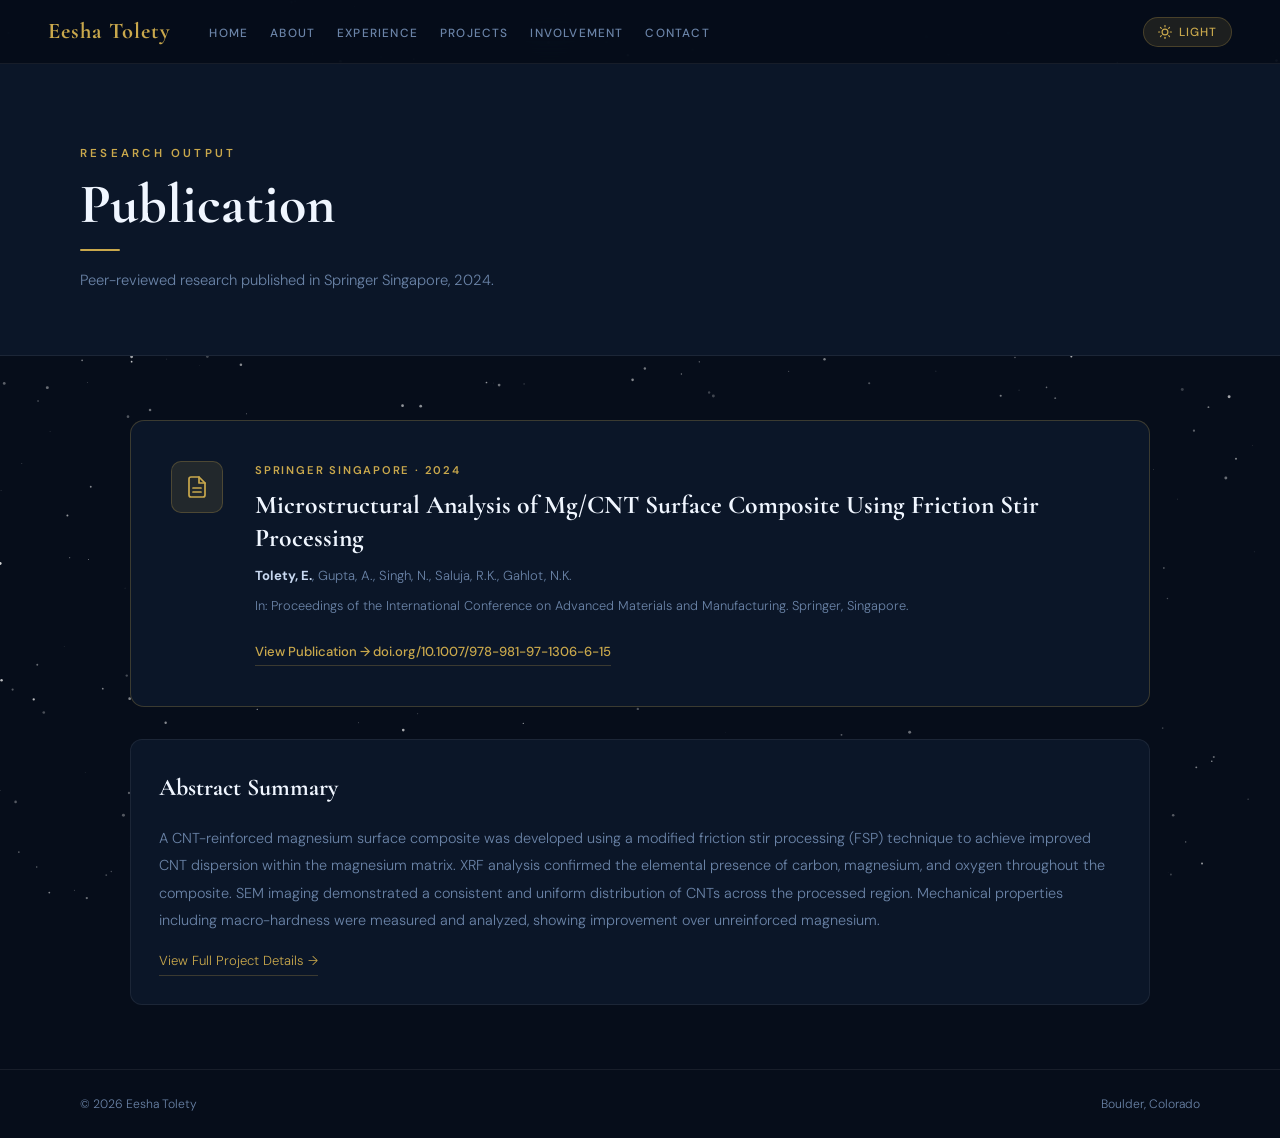
<file: publication.html>
<!doctype html>
<html lang="en" data-theme="dark">
  <head>
    <meta charset="UTF-8" />
    <meta name="viewport" content="width=device-width, initial-scale=1.0" />
    <title>Publication | Eesha Tolety</title>
    <link
      href="https://fonts.googleapis.com/css2?family=Cormorant+Garamond:wght@400;600;700&family=DM+Sans:wght@300;400;500;600&display=swap"
      rel="stylesheet"
    />
    <link rel="stylesheet" href="assets/css/style.css" />
    <style></style>
  </head>
  <body>
    <canvas id="stars-canvas"></canvas>
    <nav>
      <a class="nav-logo" href="index.html">Eesha Tolety</a>
      <ul class="nav-links">
        <li><a href="index.html">Home</a></li>
        <li><a href="about.html">About</a></li>
        <li><a href="experience.html">Experience</a></li>
        <li><a href="projects.html">Projects</a></li>
        <li><a href="involvement.html">Involvement</a></li>
        <li><a href="contact.html">Contact</a></li>
      </ul>
      <button class="theme-btn" onclick="toggleTheme()">
        <svg id="t-svg" viewBox="0 0 24 24">
          <circle cx="12" cy="12" r="5" />
          <line x1="12" y1="1" x2="12" y2="3" />
          <line x1="12" y1="21" x2="12" y2="23" />
          <line x1="4.22" y1="4.22" x2="5.64" y2="5.64" />
          <line x1="18.36" y1="18.36" x2="19.78" y2="19.78" />
          <line x1="1" y1="12" x2="3" y2="12" />
          <line x1="21" y1="12" x2="23" y2="12" />
          <line x1="4.22" y1="19.78" x2="5.64" y2="18.36" />
          <line x1="18.36" y1="5.64" x2="19.78" y2="4.22" /></svg
        ><span id="t-label">Light</span>
      </button>
    </nav>
    <div class="page-wrap">
      <div class="page-hero">
        <div class="section-label">Research Output</div>
        <h1>Publication</h1>
        <p>Peer-reviewed research published in Springer Singapore, 2024.</p>
      </div>
      <div class="page-content">
        <div
          style="
            background: var(--bg2);
            border: 1px solid var(--border-gold);
            border-radius: 14px;
            padding: 40px;
            display: flex;
            gap: 32px;
            align-items: flex-start;
          "
        >
          <div
            style="
              width: 52px;
              height: 52px;
              min-width: 52px;
              background: var(--gold-dim);
              border: 1px solid var(--border-gold);
              border-radius: 10px;
              display: flex;
              align-items: center;
              justify-content: center;
            "
          >
            <svg
              width="24"
              height="24"
              viewBox="0 0 24 24"
              style="
                stroke: var(--gold);
                fill: none;
                stroke-width: 1.7;
                stroke-linecap: round;
                stroke-linejoin: round;
              "
            >
              <path d="M14 2H6a2 2 0 00-2 2v16a2 2 0 002 2h12a2 2 0 002-2V8z" />
              <polyline points="14 2 14 8 20 8" />
              <line x1="16" y1="13" x2="8" y2="13" />
              <line x1="16" y1="17" x2="8" y2="17" />
            </svg>
          </div>
          <div>
            <div
              style="
                font-size: 0.7rem;
                letter-spacing: 0.16em;
                text-transform: uppercase;
                color: var(--gold);
                font-weight: 600;
                margin-bottom: 8px;
              "
            >
              Springer Singapore &middot; 2024
            </div>
            <div
              style="
                font-family: &quot;Cormorant Garamond&quot;, serif;
                font-size: 1.6rem;
                font-weight: 700;
                color: var(--text-bright);
                margin-bottom: 10px;
                line-height: 1.3;
              "
            >
              Microstructural Analysis of Mg/CNT Surface Composite Using
              Friction Stir Processing
            </div>
            <div
              style="
                font-size: 0.82rem;
                color: var(--text-muted);
                margin-bottom: 8px;
                line-height: 1.7;
              "
            >
              <strong style="color: var(--text)">Tolety, E.</strong>, Gupta, A.,
              Singh, N., Saluja, R.K., Gahlot, N.K.
            </div>
            <div
              style="
                font-size: 0.8rem;
                color: var(--text-muted);
                margin-bottom: 20px;
              "
            >
              In: Proceedings of the International Conference on Advanced
              Materials and Manufacturing. Springer, Singapore.
            </div>
            <a
              href="https://doi.org/10.1007/978-981-97-1306-6-15"
              target="_blank"
              style="
                display: inline-flex;
                align-items: center;
                gap: 8px;
                color: var(--gold);
                font-size: 0.82rem;
                font-weight: 500;
                text-decoration: none;
                border-bottom: 1px solid var(--border-gold);
                padding-bottom: 2px;
              "
              >View Publication &rarr; doi.org/10.1007/978-981-97-1306-6-15</a
            >
          </div>
        </div>
        <div
          style="
            margin-top: 32px;
            background: var(--bg2);
            border: 1px solid var(--border);
            border-radius: 12px;
            padding: 28px;
          "
        >
          <h2
            style="
              font-family: &quot;Cormorant Garamond&quot;, serif;
              font-size: 1.5rem;
              font-weight: 700;
              color: var(--text-bright);
              margin-bottom: 16px;
            "
          >
            Abstract Summary
          </h2>
          <p
            style="
              font-size: 0.9rem;
              color: var(--text-muted);
              line-height: 1.9;
              margin-bottom: 12px;
            "
          >
            A CNT-reinforced magnesium surface composite was developed using a
            modified friction stir processing (FSP) technique to achieve
            improved CNT dispersion within the magnesium matrix. XRF analysis
            confirmed the elemental presence of carbon, magnesium, and oxygen
            throughout the composite. SEM imaging demonstrated a consistent and
            uniform distribution of CNTs across the processed region. Mechanical
            properties including macro-hardness were measured and analyzed,
            showing improvement over unreinforced magnesium.
          </p>
          <a
            href="project-mg-major.html"
            style="
              display: inline-flex;
              align-items: center;
              gap: 6px;
              color: var(--gold);
              font-size: 0.82rem;
              text-decoration: none;
              border-bottom: 1px solid var(--border-gold);
              padding-bottom: 2px;
            "
            >View Full Project Details &rarr;</a
          >
        </div>
      </div>
    </div>
    <footer>
      <p>© 2026 Eesha Tolety</p>
      <p>Boulder, Colorado</p>
    </footer>
    <script src="assets/js/main.js"></script>
  </body>
</html>
</file>
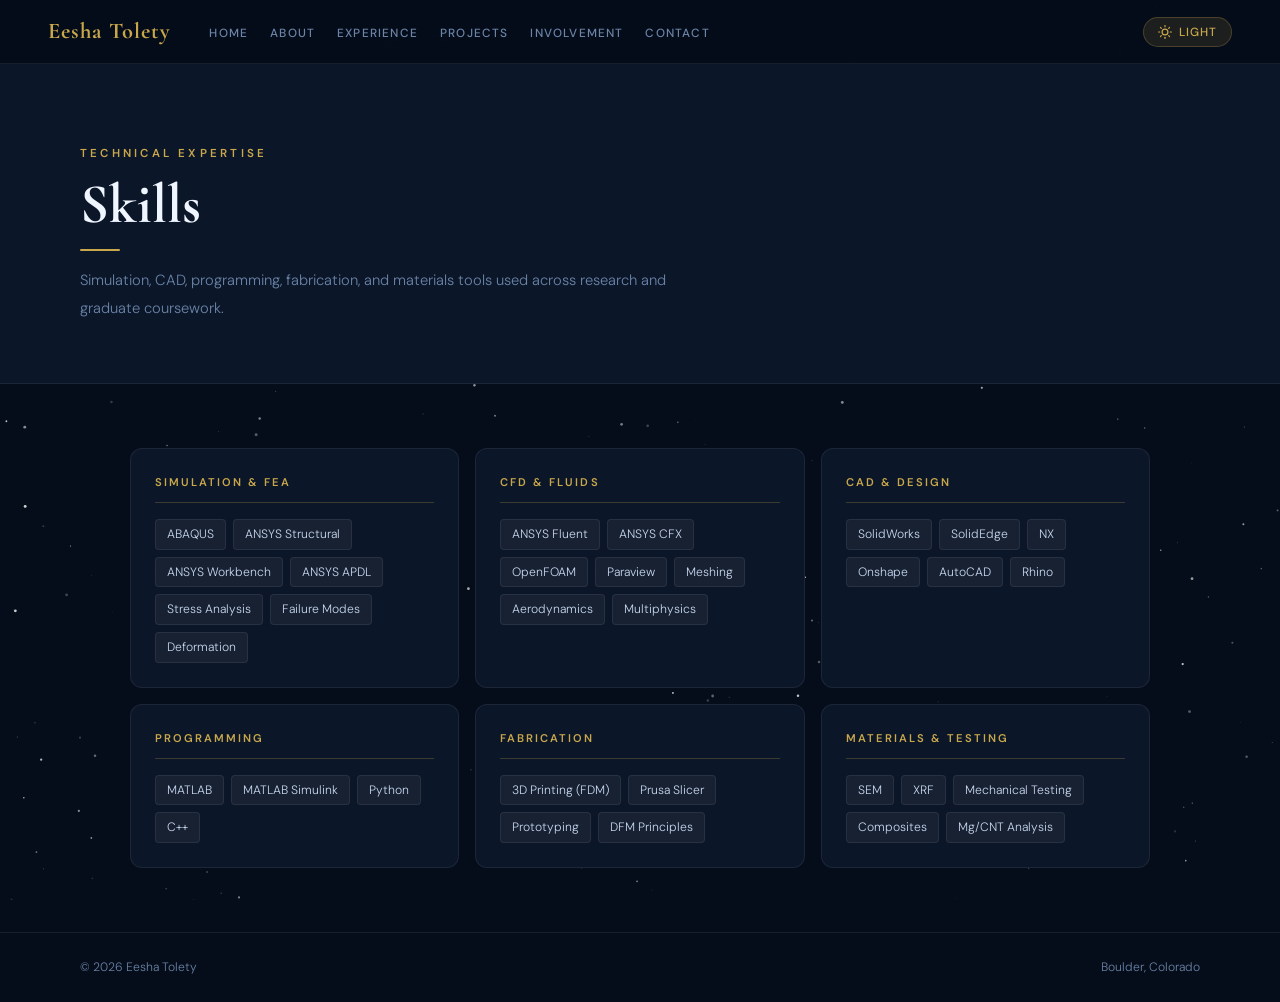
<file: skills.html>
<!doctype html>
<html lang="en" data-theme="dark">
  <head>
    <meta charset="UTF-8" />
    <meta name="viewport" content="width=device-width, initial-scale=1.0" />
    <title>Skills | Eesha Tolety</title>
    <link
      href="https://fonts.googleapis.com/css2?family=Cormorant+Garamond:wght@400;600;700&family=DM+Sans:wght@300;400;500;600&display=swap"
      rel="stylesheet"
    />
    <link rel="stylesheet" href="assets/css/style.css" />
    <style>
      .skills-grid {
        display: grid;
        grid-template-columns: repeat(3, 1fr);
        gap: 16px;
      }
      .skill-group {
        background: var(--bg2);
        border: 1px solid var(--border);
        border-radius: 12px;
        padding: 24px;
        transition: all 0.25s;
      }
      .skill-group:hover {
        border-color: var(--border-gold);
        transform: translateY(-3px);
      }
      .skill-group-title {
        font-size: 0.7rem;
        font-weight: 600;
        letter-spacing: 0.18em;
        text-transform: uppercase;
        color: var(--gold);
        margin-bottom: 16px;
        padding-bottom: 10px;
        border-bottom: 1px solid var(--border-gold);
      }
      @media (max-width: 900px) {
        .skills-grid {
          grid-template-columns: 1fr 1fr;
        }
      }
      @media (max-width: 600px) {
        .skills-grid {
          grid-template-columns: 1fr;
        }
      }
    </style>
  </head>
  <body>
    <canvas id="stars-canvas"></canvas>
    <nav>
      <a class="nav-logo" href="index.html">Eesha Tolety</a>
      <ul class="nav-links">
        <li><a href="index.html">Home</a></li>
        <li><a href="about.html">About</a></li>
        <li><a href="experience.html">Experience</a></li>
        <li><a href="projects.html">Projects</a></li>
        <li><a href="involvement.html">Involvement</a></li>
        <li><a href="contact.html">Contact</a></li>
      </ul>
      <button class="theme-btn" onclick="toggleTheme()">
        <svg id="t-svg" viewBox="0 0 24 24">
          <circle cx="12" cy="12" r="5" />
          <line x1="12" y1="1" x2="12" y2="3" />
          <line x1="12" y1="21" x2="12" y2="23" />
          <line x1="4.22" y1="4.22" x2="5.64" y2="5.64" />
          <line x1="18.36" y1="18.36" x2="19.78" y2="19.78" />
          <line x1="1" y1="12" x2="3" y2="12" />
          <line x1="21" y1="12" x2="23" y2="12" />
          <line x1="4.22" y1="19.78" x2="5.64" y2="18.36" />
          <line x1="18.36" y1="5.64" x2="19.78" y2="4.22" /></svg
        ><span id="t-label">Light</span>
      </button>
    </nav>
    <div class="page-wrap">
      <div class="page-hero">
        <div class="section-label">Technical Expertise</div>
        <h1>Skills</h1>
        <p>
          Simulation, CAD, programming, fabrication, and materials tools used
          across research and graduate coursework.
        </p>
      </div>
      <div class="page-content">
        <div class="skills-grid">
          <div class="skill-group">
            <div class="skill-group-title">Simulation &amp; FEA</div>
            <div class="tags">
              <span class="tag">ABAQUS</span
              ><span class="tag">ANSYS Structural</span
              ><span class="tag">ANSYS Workbench</span
              ><span class="tag">ANSYS APDL</span
              ><span class="tag">Stress Analysis</span
              ><span class="tag">Failure Modes</span
              ><span class="tag">Deformation</span>
            </div>
          </div>
          <div class="skill-group">
            <div class="skill-group-title">CFD &amp; Fluids</div>
            <div class="tags">
              <span class="tag">ANSYS Fluent</span
              ><span class="tag">ANSYS CFX</span
              ><span class="tag">OpenFOAM</span><span class="tag">Paraview</span
              ><span class="tag">Meshing</span
              ><span class="tag">Aerodynamics</span
              ><span class="tag">Multiphysics</span>
            </div>
          </div>
          <div class="skill-group">
            <div class="skill-group-title">CAD &amp; Design</div>
            <div class="tags">
              <span class="tag">SolidWorks</span
              ><span class="tag">SolidEdge</span><span class="tag">NX</span
              ><span class="tag">Onshape</span><span class="tag">AutoCAD</span
              ><span class="tag">Rhino</span>
            </div>
          </div>
          <div class="skill-group">
            <div class="skill-group-title">Programming</div>
            <div class="tags">
              <span class="tag">MATLAB</span
              ><span class="tag">MATLAB Simulink</span
              ><span class="tag">Python</span><span class="tag">C++</span>
            </div>
          </div>
          <div class="skill-group">
            <div class="skill-group-title">Fabrication</div>
            <div class="tags">
              <span class="tag">3D Printing (FDM)</span
              ><span class="tag">Prusa Slicer</span
              ><span class="tag">Prototyping</span
              ><span class="tag">DFM Principles</span>
            </div>
          </div>
          <div class="skill-group">
            <div class="skill-group-title">Materials &amp; Testing</div>
            <div class="tags">
              <span class="tag">SEM</span><span class="tag">XRF</span
              ><span class="tag">Mechanical Testing</span
              ><span class="tag">Composites</span
              ><span class="tag">Mg/CNT Analysis</span>
            </div>
          </div>
        </div>
      </div>
    </div>
    <footer>
      <p>© 2026 Eesha Tolety</p>
      <p>Boulder, Colorado</p>
    </footer>
    <script src="assets/js/main.js"></script>
  </body>
</html>
</file>
<file: assets/css/style.css>
:root {
  --tr: 0.35s cubic-bezier(0.4, 0, 0.2, 1);
}
[data-theme="dark"] {
  --bg: #060d1a;
  --bg2: #0b1628;
  --bg3: #0f1e38;
  --border: rgba(255, 255, 255, 0.07);
  --border-gold: rgba(201, 168, 76, 0.25);
  --text: #c8d8f0;
  --text-muted: #6b84a8;
  --text-bright: #f0f6ff;
  --gold: #c9a84c;
  --gold-dim: rgba(201, 168, 76, 0.12);
  --nav-bg: rgba(6, 13, 26, 0.93);
  --tag-bg: rgba(255, 255, 255, 0.05);
  --card-bg: #0b1628;
}
[data-theme="light"] {
  --bg: #ece6d4;
  --bg2: #e3dcc8;
  --bg3: #d9d1b8;
  --border: rgba(6, 13, 26, 0.12);
  --border-gold: rgba(140, 100, 10, 0.35);
  --text: #1a2d4a;
  --text-muted: #4a6070;
  --text-bright: #060d1a;
  --gold: #8a6500;
  --gold-dim: rgba(140, 100, 10, 0.12);
  --nav-bg: rgba(236, 230, 212, 0.94);
  --tag-bg: rgba(6, 13, 26, 0.07);
  --card-bg: #ddd6c0;
}
* {
  margin: 0;
  padding: 0;
  box-sizing: border-box;
}
html {
  scroll-behavior: smooth;
}
body {
  background: var(--bg);
  color: var(--text);
  font-family: "DM Sans", sans-serif;
  font-weight: 300;
  line-height: 1.7;
  overflow-x: hidden;
  transition:
    background var(--tr),
    color var(--tr);
}
#stars-canvas {
  position: fixed;
  inset: 0;
  z-index: 0;
  pointer-events: none;
}
[data-theme="light"] #stars-canvas {
  opacity: 0.15;
}

/* NAV */
nav {
  position: fixed;
  top: 0;
  width: 100%;
  z-index: 100;
  background: var(--nav-bg);
  backdrop-filter: blur(16px);
  border-bottom: 1px solid var(--border);
  height: 64px;
  display: flex;
  align-items: center;
  padding: 0 48px;
  gap: 28px;
  transition:
    background var(--tr),
    border-color var(--tr);
}
.nav-logo {
  font-family: "Cormorant Garamond", serif;
  font-size: 1.4rem;
  font-weight: 700;
  color: var(--gold);
  text-decoration: none;
  letter-spacing: 0.05em;
  white-space: nowrap;
}
.nav-links {
  display: flex;
  gap: 2px;
  list-style: none;
  flex: 1;
  flex-wrap: wrap;
}
.nav-links a {
  color: var(--text-muted);
  text-decoration: none;
  font-size: 0.74rem;
  font-weight: 500;
  letter-spacing: 0.1em;
  text-transform: uppercase;
  padding: 6px 10px;
  border-radius: 6px;
  transition: all 0.2s;
}
.nav-links a:hover,
.nav-links a.active {
  color: var(--gold);
  background: var(--gold-dim);
}
.theme-btn {
  background: var(--gold-dim);
  border: 1px solid var(--border-gold);
  border-radius: 20px;
  padding: 6px 14px;
  cursor: pointer;
  display: flex;
  align-items: center;
  gap: 7px;
  color: var(--gold);
  font-size: 0.74rem;
  font-weight: 500;
  letter-spacing: 0.08em;
  text-transform: uppercase;
  transition: all 0.2s;
  font-family: "DM Sans", sans-serif;
  white-space: nowrap;
  flex-shrink: 0;
}
.theme-btn:hover {
  background: rgba(201, 168, 76, 0.2);
}
.theme-btn svg {
  width: 14px;
  height: 14px;
  stroke: var(--gold);
  fill: none;
  stroke-width: 2;
  stroke-linecap: round;
  stroke-linejoin: round;
}

/* PAGE WRAPPER */
.page-wrap {
  min-height: 100vh;
  padding-top: 64px;
  position: relative;
  z-index: 1;
}
.page-hero {
  padding: 80px 80px 60px;
  background: var(--bg2);
  transition: background var(--tr);
  border-bottom: 1px solid var(--border);
}
.page-hero .breadcrumb {
  font-size: 0.72rem;
  color: var(--text-muted);
  letter-spacing: 0.1em;
  text-transform: uppercase;
  margin-bottom: 16px;
  display: flex;
  align-items: center;
  gap: 8px;
}
.page-hero .breadcrumb a {
  color: var(--gold);
  text-decoration: none;
}
.page-hero .breadcrumb span {
  color: var(--text-muted);
}
.page-hero .section-label {
  font-size: 0.72rem;
  letter-spacing: 0.28em;
  text-transform: uppercase;
  color: var(--gold);
  font-weight: 600;
  margin-bottom: 10px;
}
.page-hero h1 {
  font-family: "Cormorant Garamond", serif;
  font-size: clamp(2.2rem, 5vw, 3.5rem);
  font-weight: 700;
  color: var(--text-bright);
  line-height: 1.1;
  margin-bottom: 16px;
}
.page-hero h1::after {
  content: "";
  display: block;
  width: 40px;
  height: 2px;
  background: var(--gold);
  margin-top: 14px;
  border-radius: 1px;
}
.page-hero p {
  font-size: 0.92rem;
  color: var(--text-muted);
  max-width: 640px;
  line-height: 1.9;
}
.page-content {
  padding: 64px 80px;
  max-width: 1180px;
  margin: 0 auto;
}

/* SECTION LABELS WITHIN PAGES */
.section-label {
  font-size: 0.72rem;
  letter-spacing: 0.28em;
  text-transform: uppercase;
  color: var(--gold);
  font-weight: 600;
  margin-bottom: 10px;
}
.section-title {
  font-family: "Cormorant Garamond", serif;
  font-size: clamp(2rem, 4vw, 2.8rem);
  font-weight: 700;
  color: var(--text-bright);
  margin-bottom: 52px;
  line-height: 1.1;
}
.section-title::after {
  content: "";
  display: block;
  width: 40px;
  height: 2px;
  background: var(--gold);
  margin-top: 14px;
  border-radius: 1px;
}

/* CARDS */
.card {
  background: var(--bg2);
  border: 1px solid var(--border);
  border-radius: 12px;
  padding: 28px;
  transition: all 0.25s;
}
.card:hover {
  border-color: var(--border-gold);
  transform: translateY(-3px);
}

/* TAGS */
.tag {
  background: var(--tag-bg);
  border: 1px solid var(--border);
  color: var(--text);
  padding: 4px 11px;
  border-radius: 4px;
  font-size: 0.76rem;
  transition: all 0.2s;
  display: inline-block;
}
.tag:hover {
  border-color: var(--border-gold);
  color: var(--gold);
}
.tag-gold {
  font-size: 0.7rem;
  letter-spacing: 0.06em;
  text-transform: uppercase;
  color: var(--gold);
  border: 1px solid var(--border-gold);
  padding: 3px 10px;
  border-radius: 3px;
  background: var(--gold-dim);
  display: inline-block;
}
.tags {
  display: flex;
  flex-wrap: wrap;
  gap: 7px;
}

/* BUTTONS */
.btn {
  display: inline-flex;
  align-items: center;
  gap: 8px;
  padding: 10px 24px;
  border-radius: 6px;
  font-size: 0.82rem;
  font-weight: 500;
  letter-spacing: 0.06em;
  text-decoration: none;
  transition: all 0.2s;
  cursor: pointer;
  border: none;
  font-family: "DM Sans", sans-serif;
}
.btn svg {
  width: 15px;
  height: 15px;
  stroke: currentColor;
  fill: none;
  stroke-width: 2;
  stroke-linecap: round;
  stroke-linejoin: round;
}
.btn-gold {
  background: var(--gold);
  color: #0a1020;
  border: 2px solid var(--gold);
}
.btn-gold:hover {
  opacity: 0.85;
  transform: translateY(-1px);
}
.btn-outline {
  border: 1px solid var(--border-gold);
  color: var(--gold);
  background: var(--gold-dim);
}
.btn-outline:hover {
  background: rgba(201, 168, 76, 0.18);
  transform: translateY(-1px);
}
.btn-ghost {
  border: 1px solid var(--border);
  color: var(--text-muted);
  background: transparent;
}
.btn-ghost:hover {
  border-color: var(--border-gold);
  color: var(--gold);
}

/* SVG ICONS (inline utility) */
.icon {
  display: inline-flex;
  align-items: center;
  justify-content: center;
}
.icon svg {
  stroke: currentColor;
  fill: none;
  stroke-linecap: round;
  stroke-linejoin: round;
}

/* TIMELINE */
.timeline {
  position: relative;
  padding-left: 2px;
}
.timeline::before {
  content: "";
  position: absolute;
  left: 0;
  top: 8px;
  bottom: 0;
  width: 1px;
  background: linear-gradient(to bottom, var(--gold), transparent);
}
.t-item {
  padding-left: 36px;
  margin-bottom: 48px;
  position: relative;
}
.t-item::before {
  content: "";
  position: absolute;
  left: -4px;
  top: 6px;
  width: 9px;
  height: 9px;
  border-radius: 50%;
  background: var(--gold);
  border: 2px solid var(--bg2);
  box-shadow: 0 0 8px rgba(201, 168, 76, 0.4);
}
.t-date {
  font-size: 0.72rem;
  color: var(--gold);
  letter-spacing: 0.12em;
  text-transform: uppercase;
  font-weight: 500;
  margin-bottom: 6px;
}
.t-role {
  font-family: "Cormorant Garamond", serif;
  font-size: 1.35rem;
  font-weight: 700;
  color: var(--text-bright);
  margin-bottom: 3px;
}
.t-org {
  font-size: 0.82rem;
  color: var(--text-muted);
  margin-bottom: 12px;
}
.t-desc {
  color: var(--text-muted);
  font-size: 0.85rem;
  line-height: 1.8;
}
.t-desc li {
  list-style: none;
  padding-left: 16px;
  position: relative;
  margin-bottom: 4px;
}
.t-desc li::before {
  content: "—";
  position: absolute;
  left: 0;
  color: var(--gold);
  font-size: 0.7rem;
  top: 2px;
}

/* INFO ROWS */
.info-row {
  display: flex;
  align-items: center;
  gap: 14px;
  padding: 14px 18px;
  background: var(--bg2);
  border: 1px solid var(--border);
  border-radius: 10px;
  transition: all 0.2s;
  margin-bottom: 10px;
}
.info-row:hover {
  border-color: var(--border-gold);
}
.info-icon {
  width: 34px;
  height: 34px;
  min-width: 34px;
  background: var(--gold-dim);
  border: 1px solid var(--border-gold);
  border-radius: 8px;
  display: flex;
  align-items: center;
  justify-content: center;
}
.info-icon svg {
  width: 16px;
  height: 16px;
  stroke: var(--gold);
  fill: none;
  stroke-width: 1.8;
  stroke-linecap: round;
  stroke-linejoin: round;
}
.info-text strong {
  display: block;
  color: var(--text-bright);
  font-size: 0.84rem;
  font-weight: 500;
  margin-bottom: 1px;
}
.info-text span {
  font-size: 0.76rem;
  color: var(--text-muted);
}

/* DIVIDER */
.divider {
  height: 1px;
  background: var(--border);
  margin: 40px 0;
}

/* ORBIT (hero decoration) */
.hero-orbit {
  position: absolute;
  right: 8%;
  top: 50%;
  transform: translateY(-50%);
  width: 280px;
  height: 280px;
  opacity: 0.35;
  pointer-events: none;
}
[data-theme="light"] .hero-orbit {
  opacity: 0.18;
}
.orbit-ring {
  position: absolute;
  inset: 0;
  border: 1.5px solid var(--gold);
  border-radius: 50%;
}
.orbit-ring:nth-child(2) {
  inset: 40px;
  border-color: rgba(201, 168, 76, 0.8);
  animation: spin 20s linear infinite;
}
.orbit-ring:nth-child(3) {
  inset: 80px;
  border-color: rgba(201, 168, 76, 0.6);
  animation: spin 14s linear infinite reverse;
}
.orbit-dot {
  position: absolute;
  width: 10px;
  height: 10px;
  border-radius: 50%;
  background: var(--gold);
  top: 50%;
  left: -4px;
  transform: translateY(-50%);
}
.orbit-planet {
  position: absolute;
  width: 52px;
  height: 52px;
  border-radius: 50%;
  background: radial-gradient(circle at 35% 35%, #3a6aaa, #060d1a);
  border: 1.5px solid rgba(201, 168, 76, 0.7);
  top: 50%;
  left: 50%;
  transform: translate(-50%, -50%);
  box-shadow:
    0 0 32px rgba(30, 80, 180, 0.5),
    0 0 8px rgba(201, 168, 76, 0.3);
}
[data-theme="light"] .orbit-planet {
  background: radial-gradient(circle at 35% 35%, #6090d0, #c8ddf8);
}

/* FOOTER */
footer {
  position: relative;
  z-index: 1;
  background: var(--bg);
  border-top: 1px solid var(--border);
  padding: 24px 80px;
  display: flex;
  align-items: center;
  justify-content: space-between;
  transition:
    background var(--tr),
    border-color var(--tr);
}
footer p {
  font-size: 0.76rem;
  color: var(--text-muted);
}

/* ANIMATIONS */
@keyframes fadeUp {
  from {
    opacity: 0;
    transform: translateY(20px);
  }
  to {
    opacity: 1;
    transform: translateY(0);
  }
}
@keyframes spin {
  to {
    transform: rotate(360deg);
  }
}
@keyframes pulse {
  0%,
  100% {
    opacity: 1;
    transform: scale(1);
  }
  50% {
    opacity: 0.5;
    transform: scale(0.8);
  }
}

/* RESPONSIVE */
@media (max-width: 960px) {
  nav {
    padding: 0 24px;
    gap: 12px;
  }
  .page-hero,
  .page-content {
    padding: 60px 24px;
  }
  footer {
    padding: 20px 24px;
    flex-direction: column;
    gap: 8px;
    text-align: center;
  }
  .hero-orbit {
    display: none;
  }
}
@media (max-width: 640px) {
  .nav-links {
    display: none;
  }
}
</file>
<file: assets/css/projects.css>
/* Shared project page styles — paste into each project page <style> block */

/* ── IMAGE PLACEHOLDER ── */
.img-placeholder {
  width: 100%;
  min-height: 240px;
  background: var(--bg2);
  border: 2px dashed var(--border-gold);
  border-radius: 10px;
  display: flex;
  flex-direction: column;
  align-items: center;
  justify-content: center;
  gap: 12px;
  margin: 20px 0;
  color: var(--text-muted);
  font-size: 0.8rem;
  text-align: center;
  padding: 20px;
}
.img-placeholder svg {
  width: 32px; height: 32px;
  stroke: var(--border-gold); fill: none;
  stroke-width: 1.5; stroke-linecap: round; stroke-linejoin: round;
}
.img-placeholder span { line-height: 1.6; }
.img-placeholder code {
  font-family: monospace; font-size: 0.74rem;
  color: var(--gold); background: var(--gold-dim);
  padding: 2px 8px; border-radius: 4px;
}

/* ── ACTUAL PROJECT IMAGE (once added) ── */
.proj-img {
  width: 100%; border-radius: 10px;
  border: 1px solid var(--border);
  margin: 20px 0; object-fit: cover;
  max-height: 380px;
}
.proj-img-caption {
  font-size: 0.74rem; color: var(--text-muted);
  text-align: center; margin-top: -12px;
  margin-bottom: 20px; font-style: italic;
}

/* ── PDF REFERENCE ── */
.pdf-ref {
  display: inline-flex; align-items: center; gap: 8px;
  background: var(--gold-dim);
  border: 1px solid var(--border-gold);
  border-radius: 8px; padding: 10px 18px;
  color: var(--gold); text-decoration: none;
  font-size: 0.82rem; font-weight: 500;
  transition: all 0.2s; margin: 8px 6px 8px 0;
}
.pdf-ref:hover { background: rgba(201,168,76,0.2); }
.pdf-ref svg {
  width: 15px; height: 15px;
  stroke: var(--gold); fill: none;
  stroke-width: 2; stroke-linecap: round; stroke-linejoin: round;
}
.pdf-ref-note {
  font-size: 0.74rem; color: var(--text-muted);
  font-style: italic; margin-top: 4px;
}

/* ── PROJECT LAYOUT ── */
.proj-layout {
  display: grid;
  grid-template-columns: 1fr 320px;
  gap: 48px; align-items: start;
}
.proj-body h2 {
  font-family: 'Cormorant Garamond', serif;
  font-size: 1.4rem; font-weight: 700;
  color: var(--text-bright); margin: 32px 0 12px;
}
.proj-body h2:first-child { margin-top: 0; }
.proj-body p {
  font-size: 0.9rem; color: var(--text-muted);
  line-height: 1.9; margin-bottom: 14px;
}
.proj-body ul { padding-left: 0; margin-bottom: 16px; }
.proj-body ul li {
  list-style: none; padding-left: 18px;
  position: relative; font-size: 0.88rem;
  color: var(--text-muted); line-height: 1.8; margin-bottom: 6px;
}
.proj-body ul li::before {
  content: '—'; position: absolute; left: 0;
  color: var(--gold); font-size: 0.7rem; top: 3px;
}

/* ── SIDEBAR ── */
.sidebar { position: sticky; top: 80px; display: flex; flex-direction: column; gap: 16px; }
.sidebar-card {
  background: var(--bg2); border: 1px solid var(--border);
  border-radius: 12px; padding: 22px;
}
.sidebar-card h3 {
  font-size: 0.68rem; letter-spacing: 0.18em;
  text-transform: uppercase; color: var(--gold);
  font-weight: 600; margin-bottom: 14px;
  padding-bottom: 10px; border-bottom: 1px solid var(--border-gold);
}
.meta-row {
  display: flex; justify-content: space-between;
  font-size: 0.8rem; padding: 6px 0;
  border-bottom: 1px solid var(--border);
}
.meta-row:last-child { border: none; }
.meta-row span:first-child { color: var(--text-muted); }
.meta-row span:last-child { color: var(--text-bright); font-weight: 500; text-align: right; }
.code-files { display: flex; flex-direction: column; gap: 8px; }
.code-file {
  display: flex; align-items: center; gap: 10px;
  padding: 10px 12px; background: var(--bg);
  border: 1px solid var(--border); border-radius: 8px;
  text-decoration: none; transition: all 0.2s; color: var(--text);
}
.code-file:hover { border-color: var(--border-gold); color: var(--gold); }
.code-file svg {
  width: 14px; height: 14px; min-width: 14px;
  stroke: var(--gold); fill: none;
  stroke-width: 2; stroke-linecap: round; stroke-linejoin: round;
}
.code-file span { font-size: 0.76rem; font-family: monospace; }
.nav-btns { display: flex; gap: 10px; flex-wrap: wrap; margin-bottom: 32px; }

@media(max-width:960px) {
  .proj-layout { grid-template-columns: 1fr; }
  .sidebar { position: static; }
}
</file>
